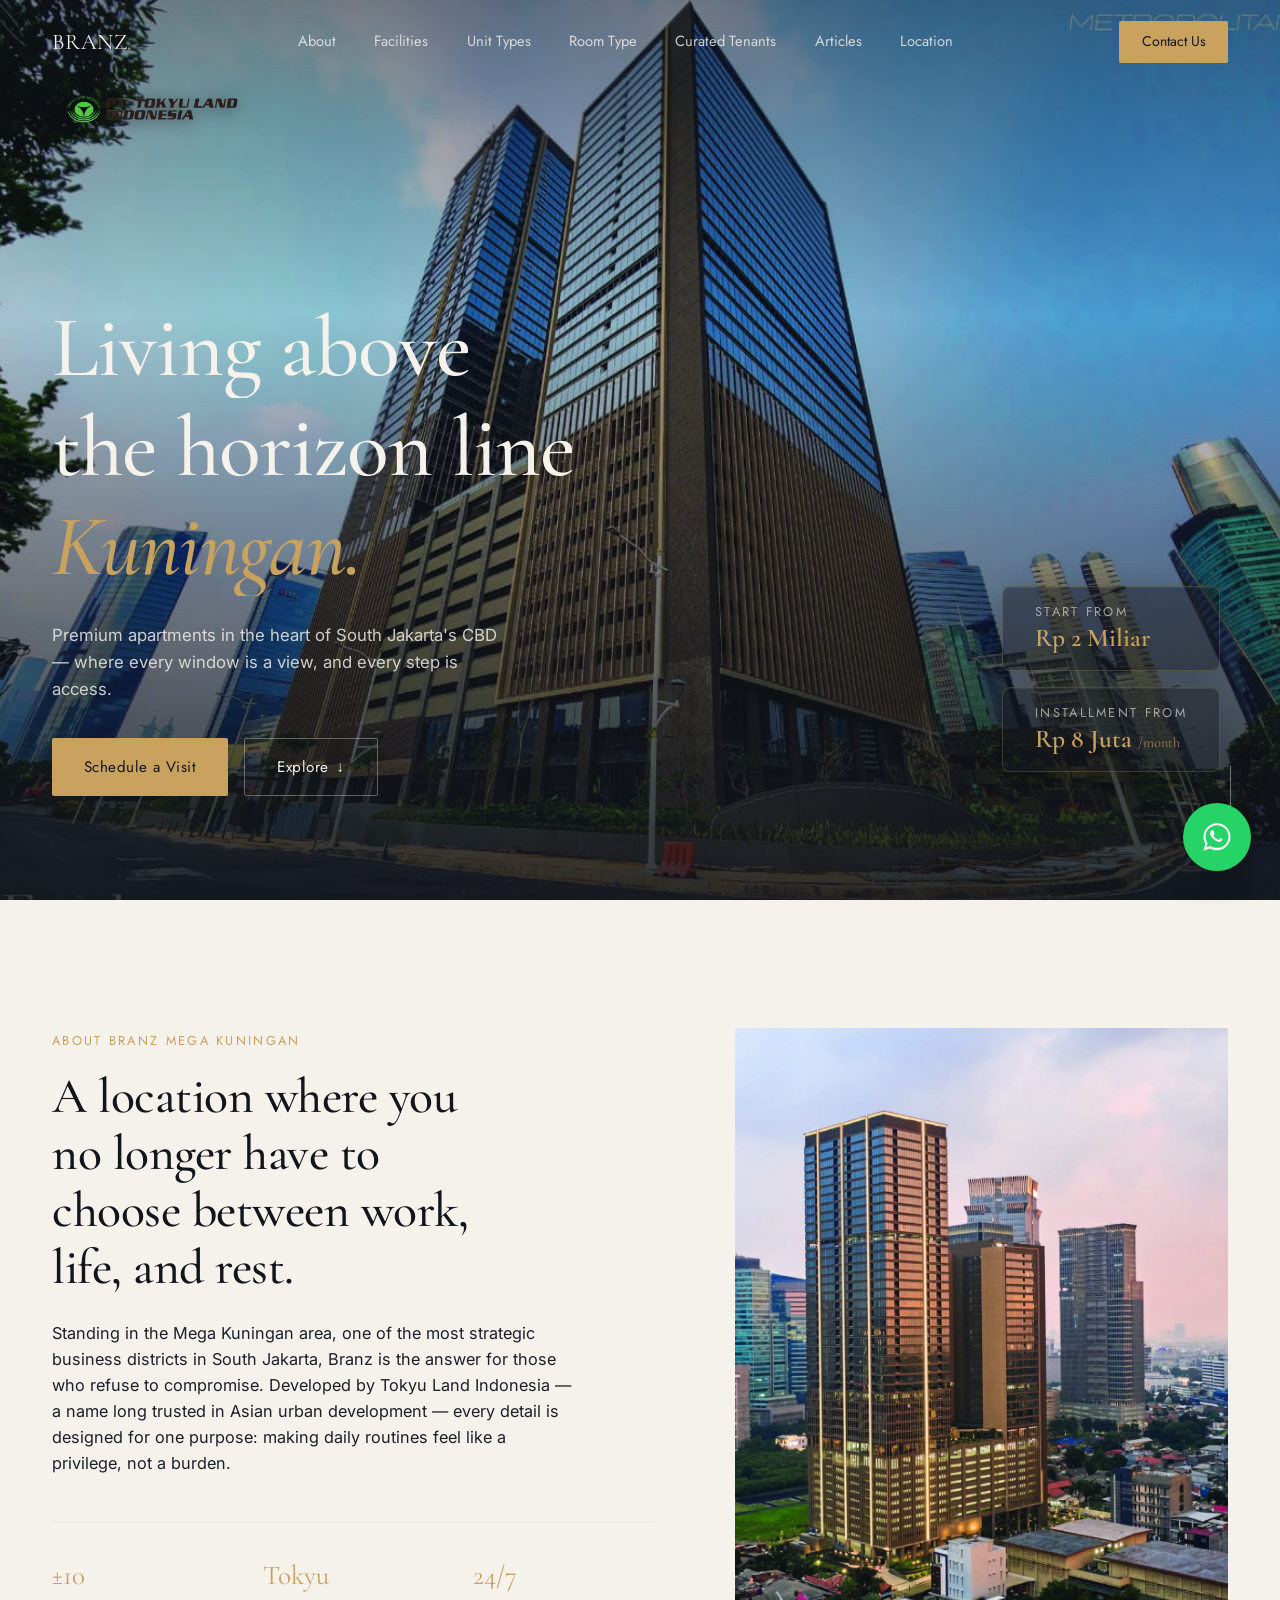
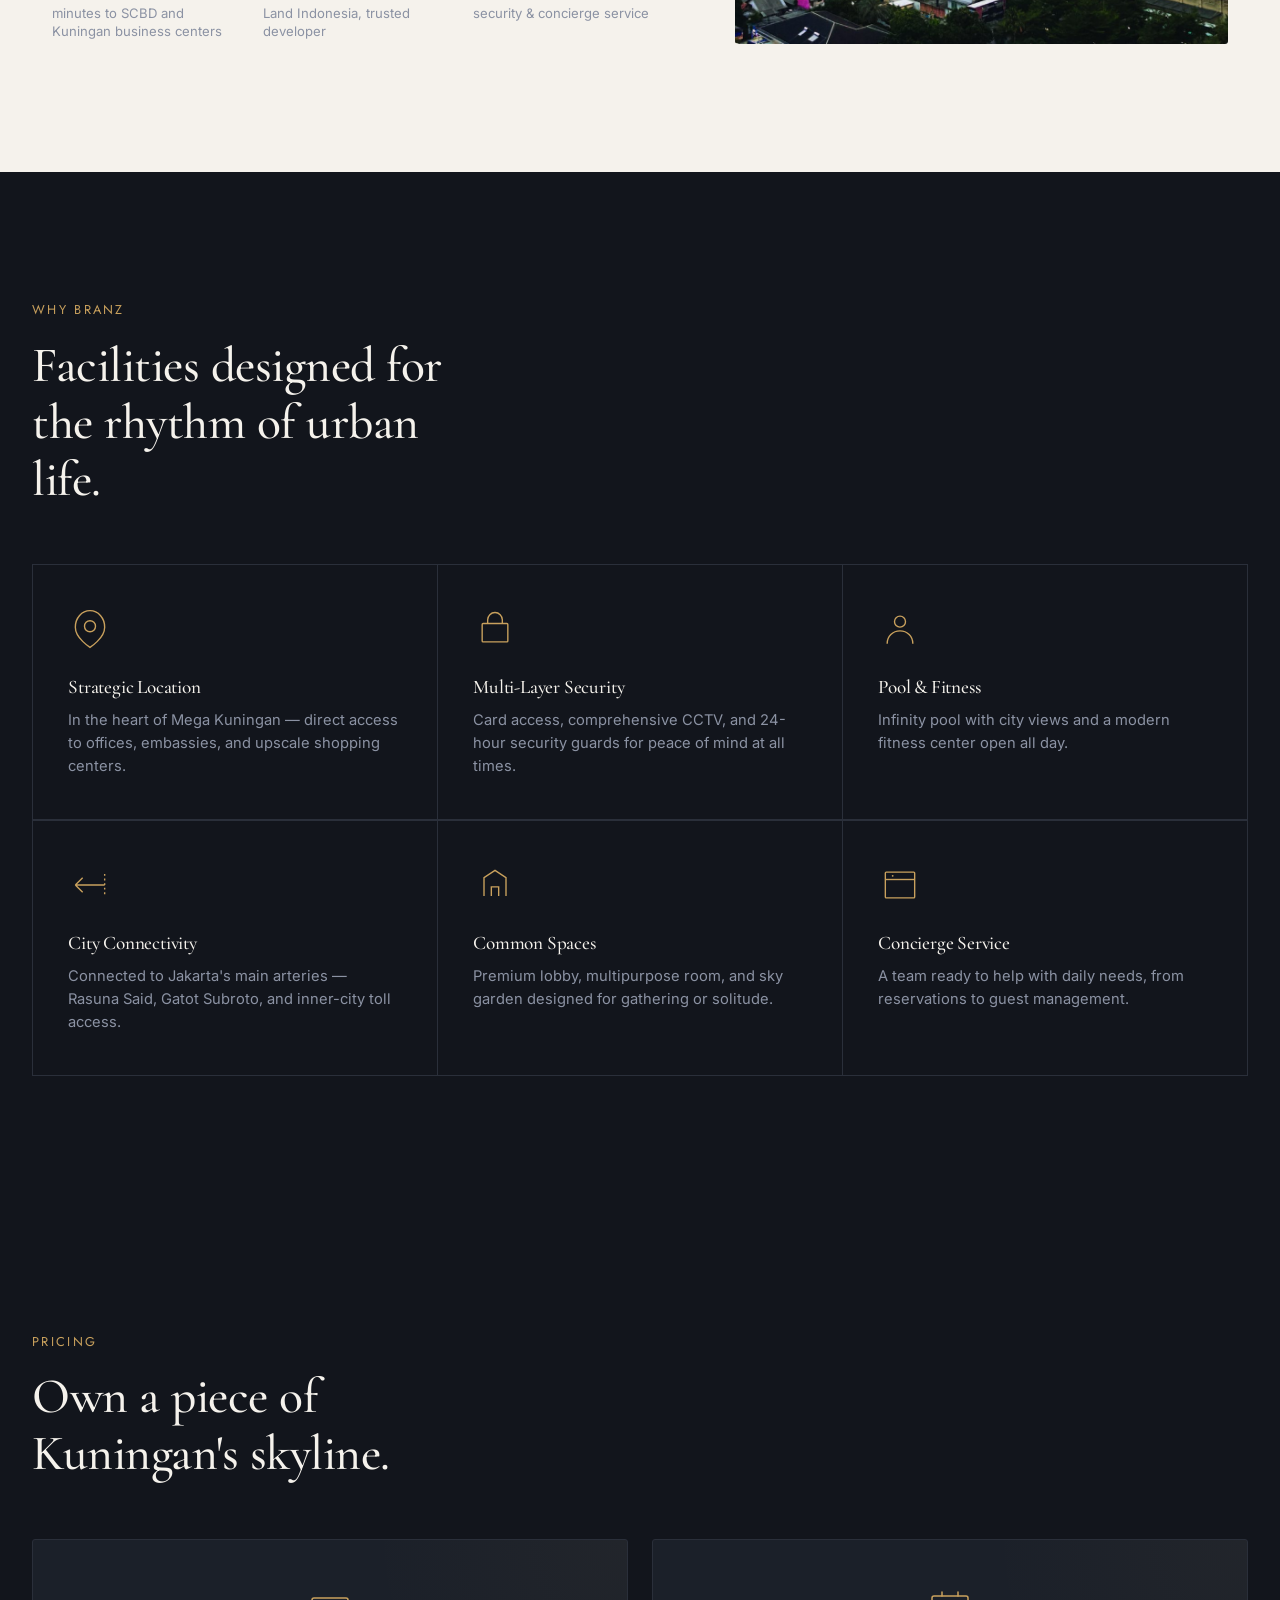
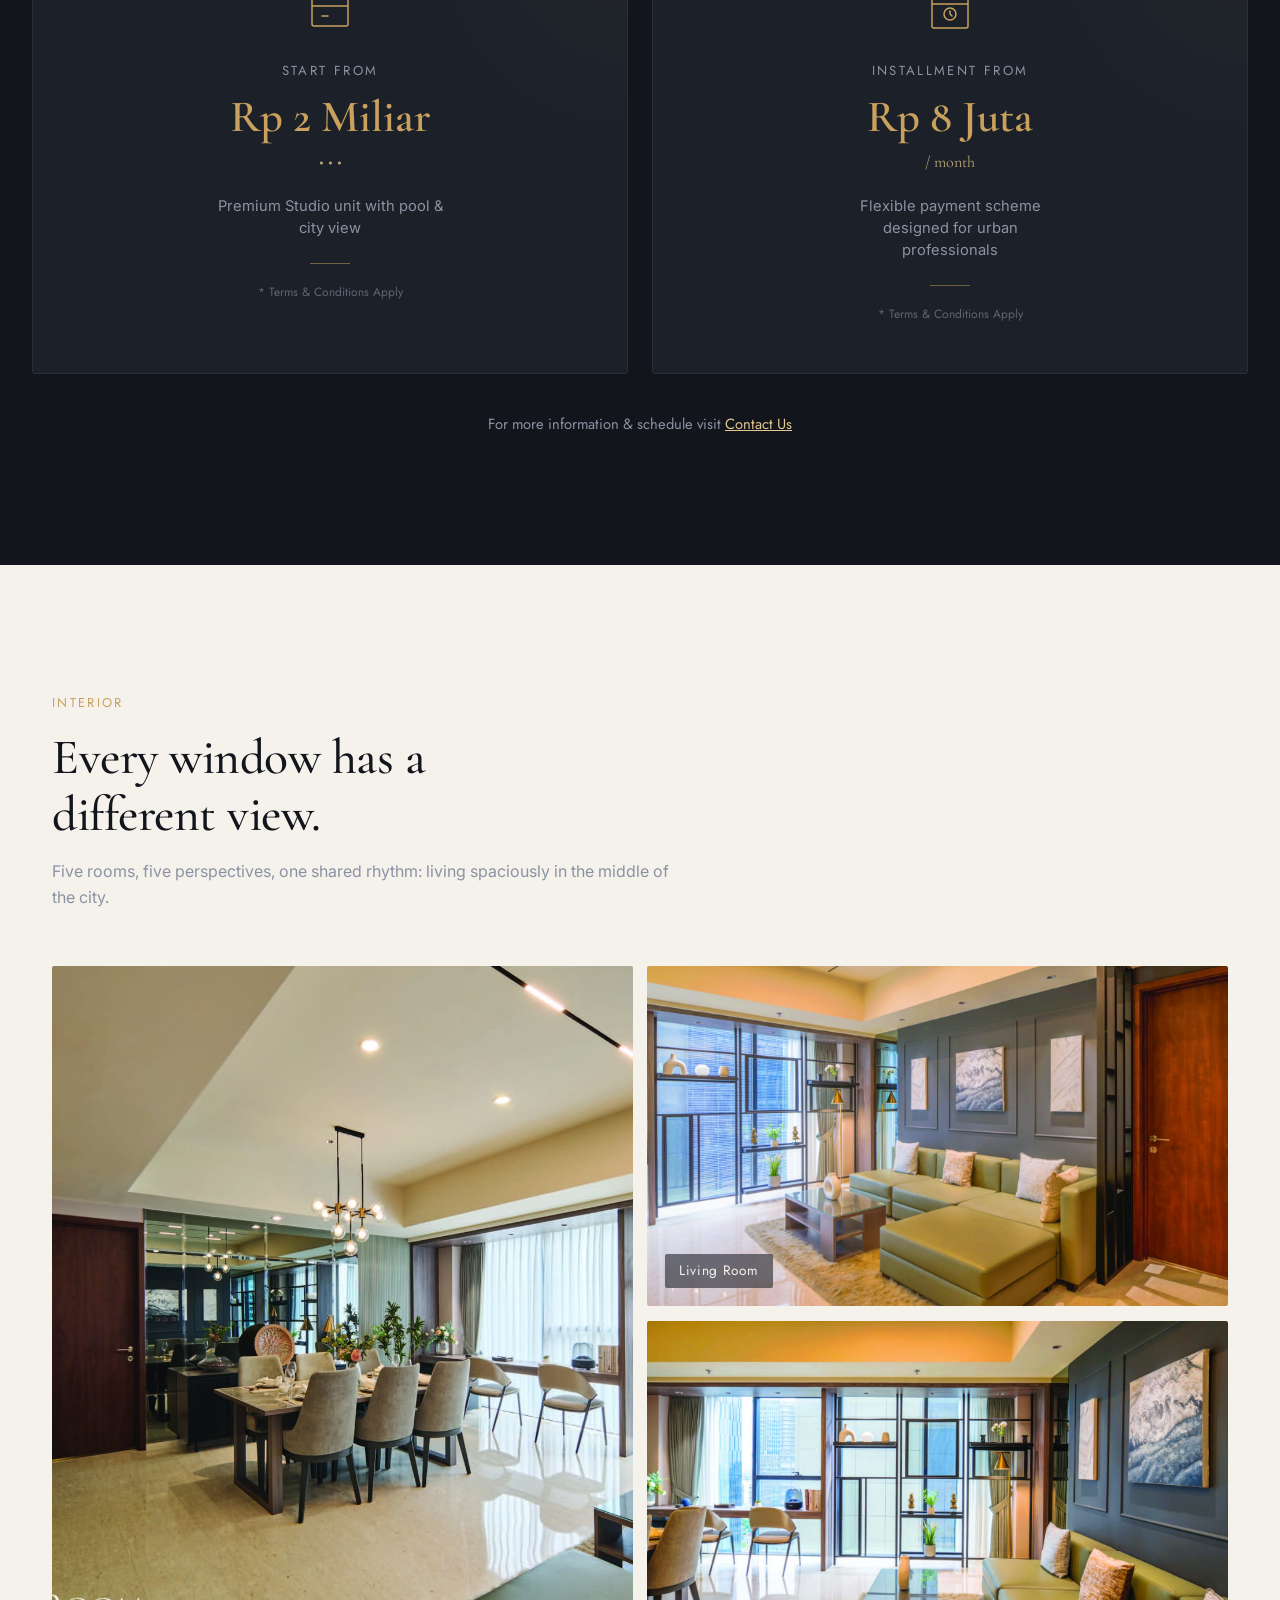
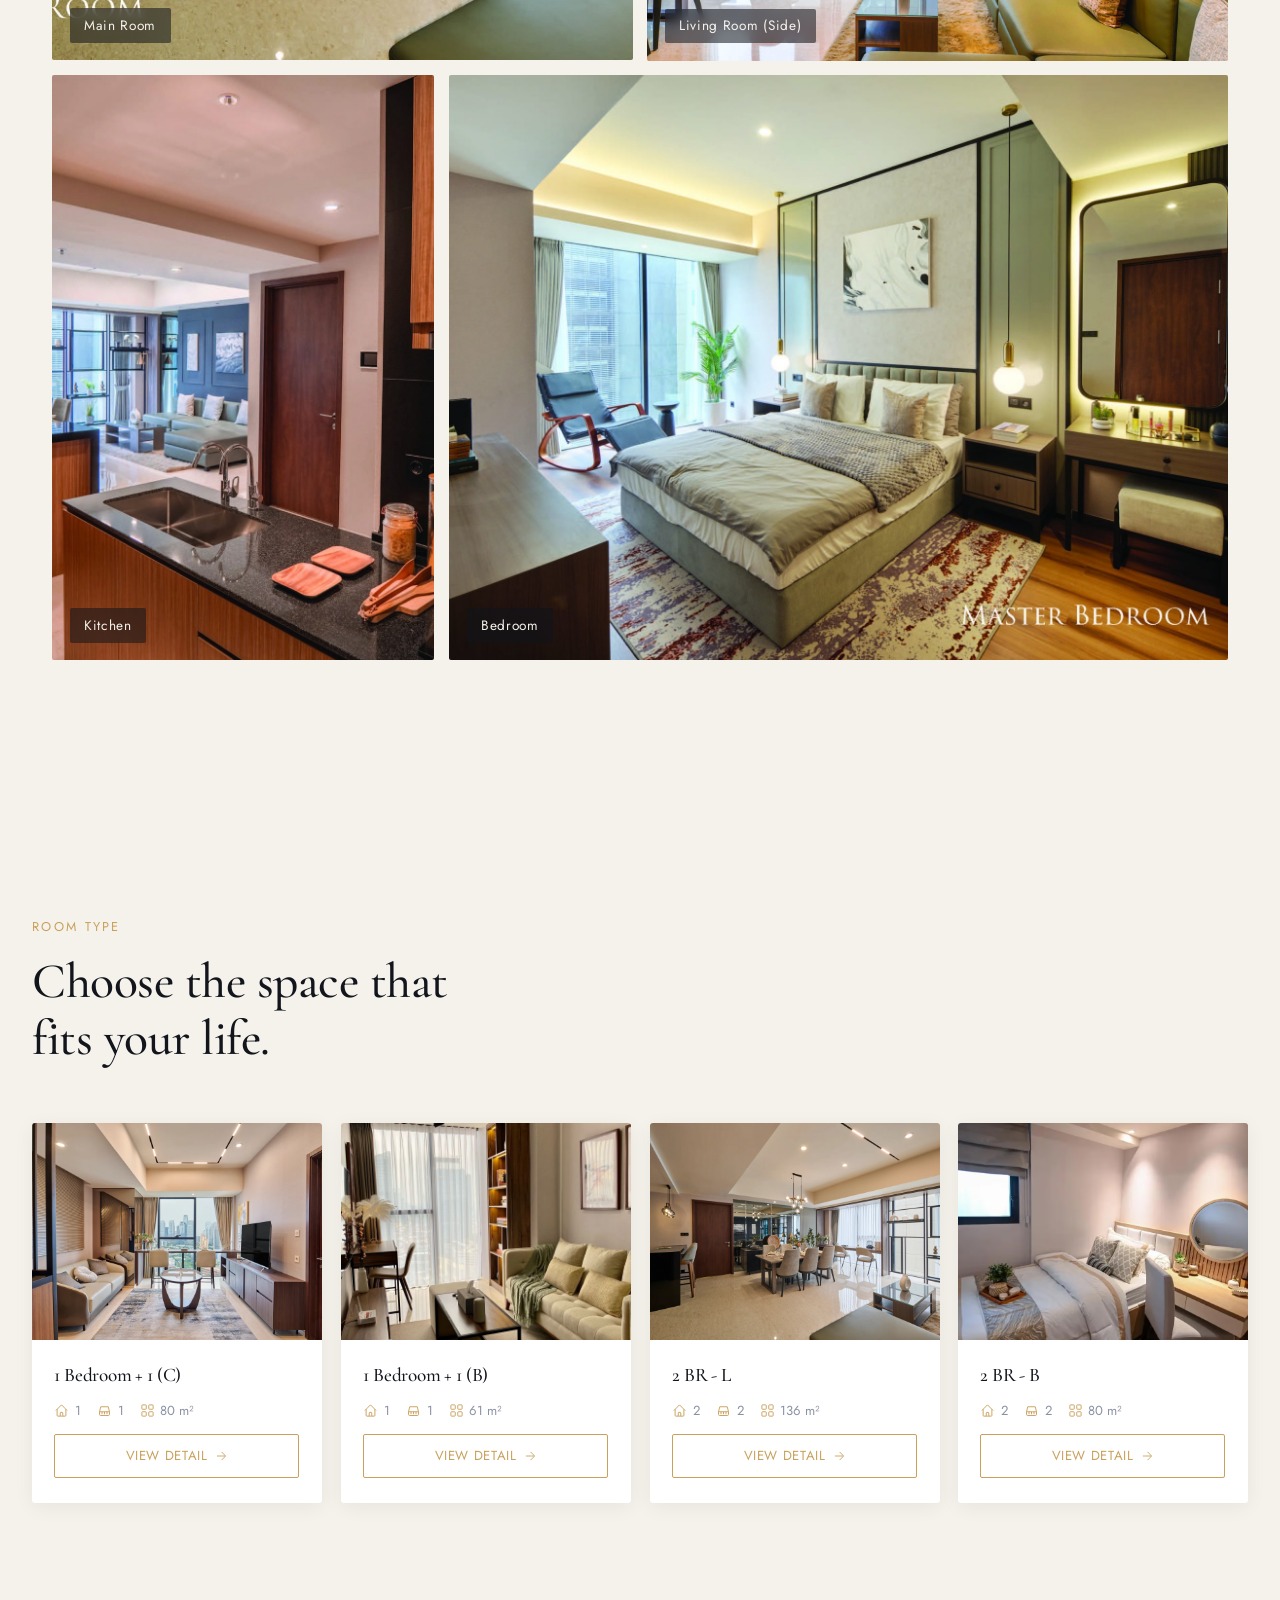
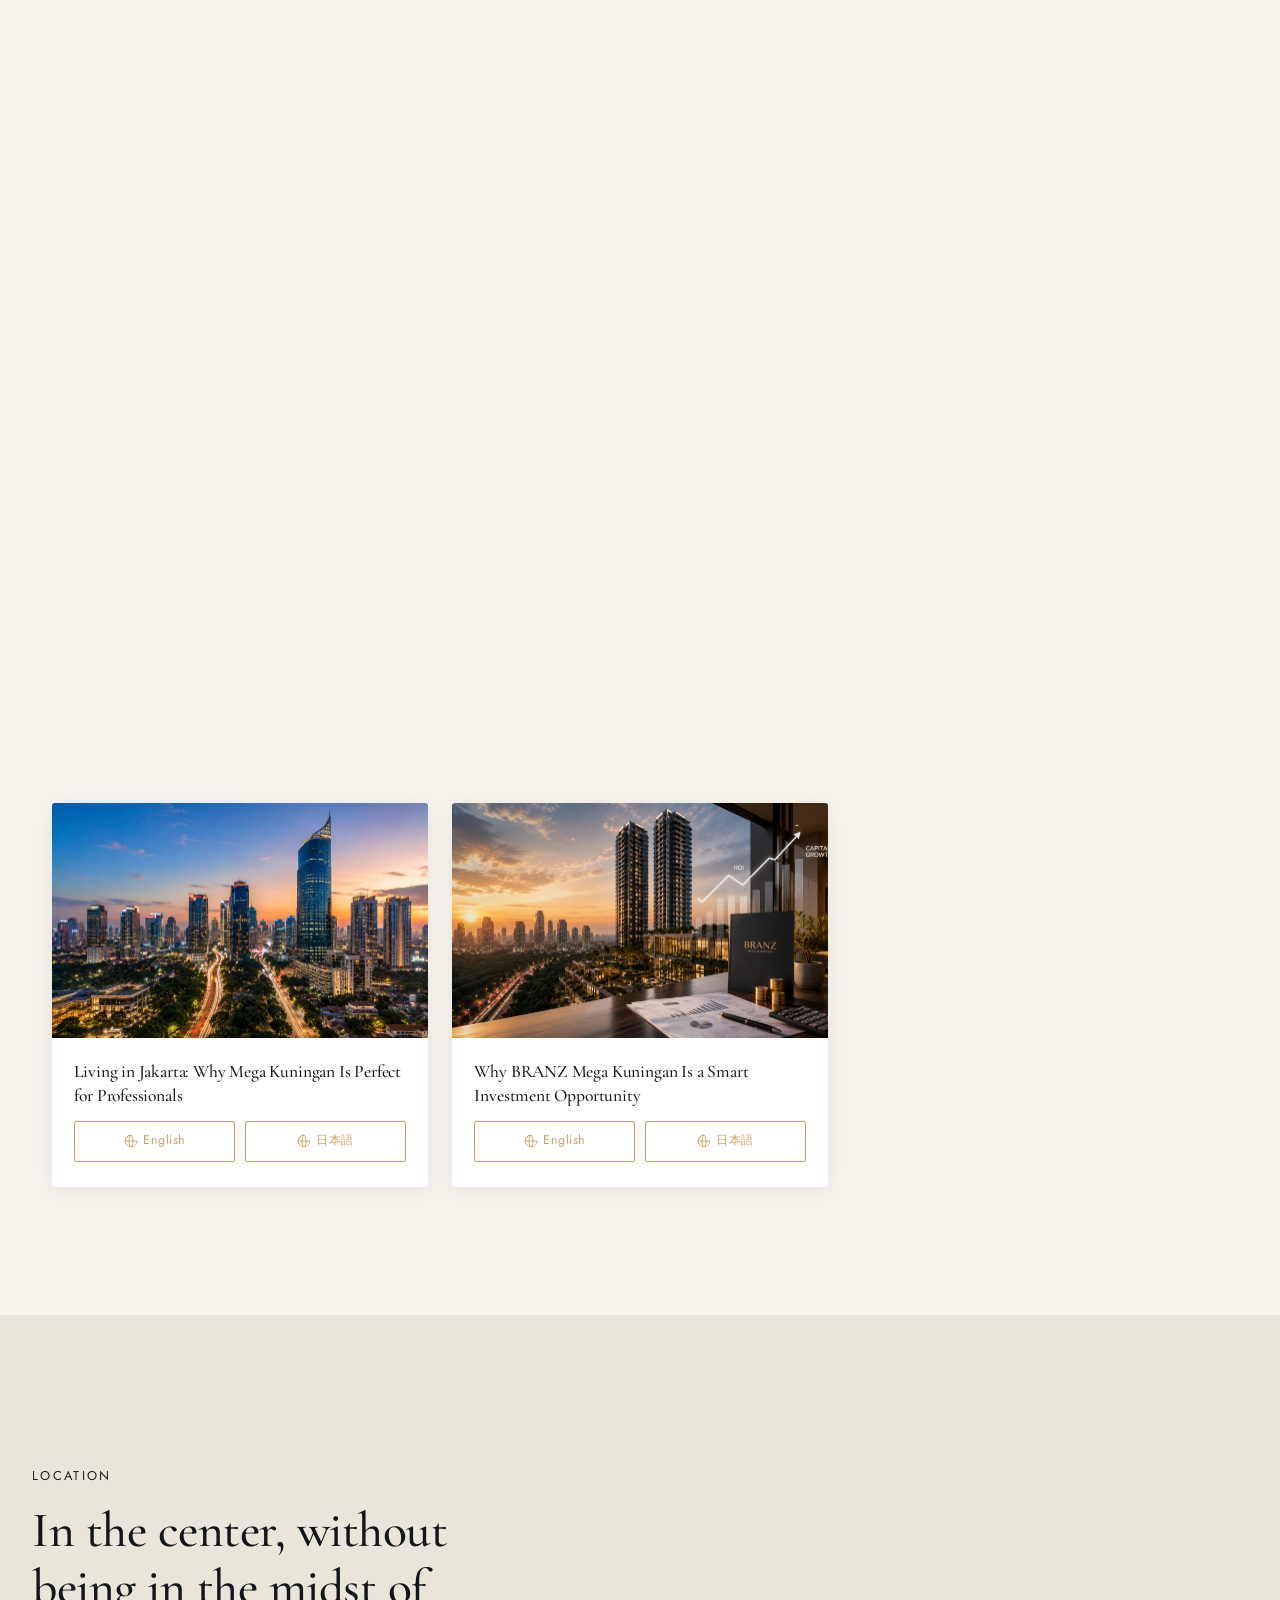
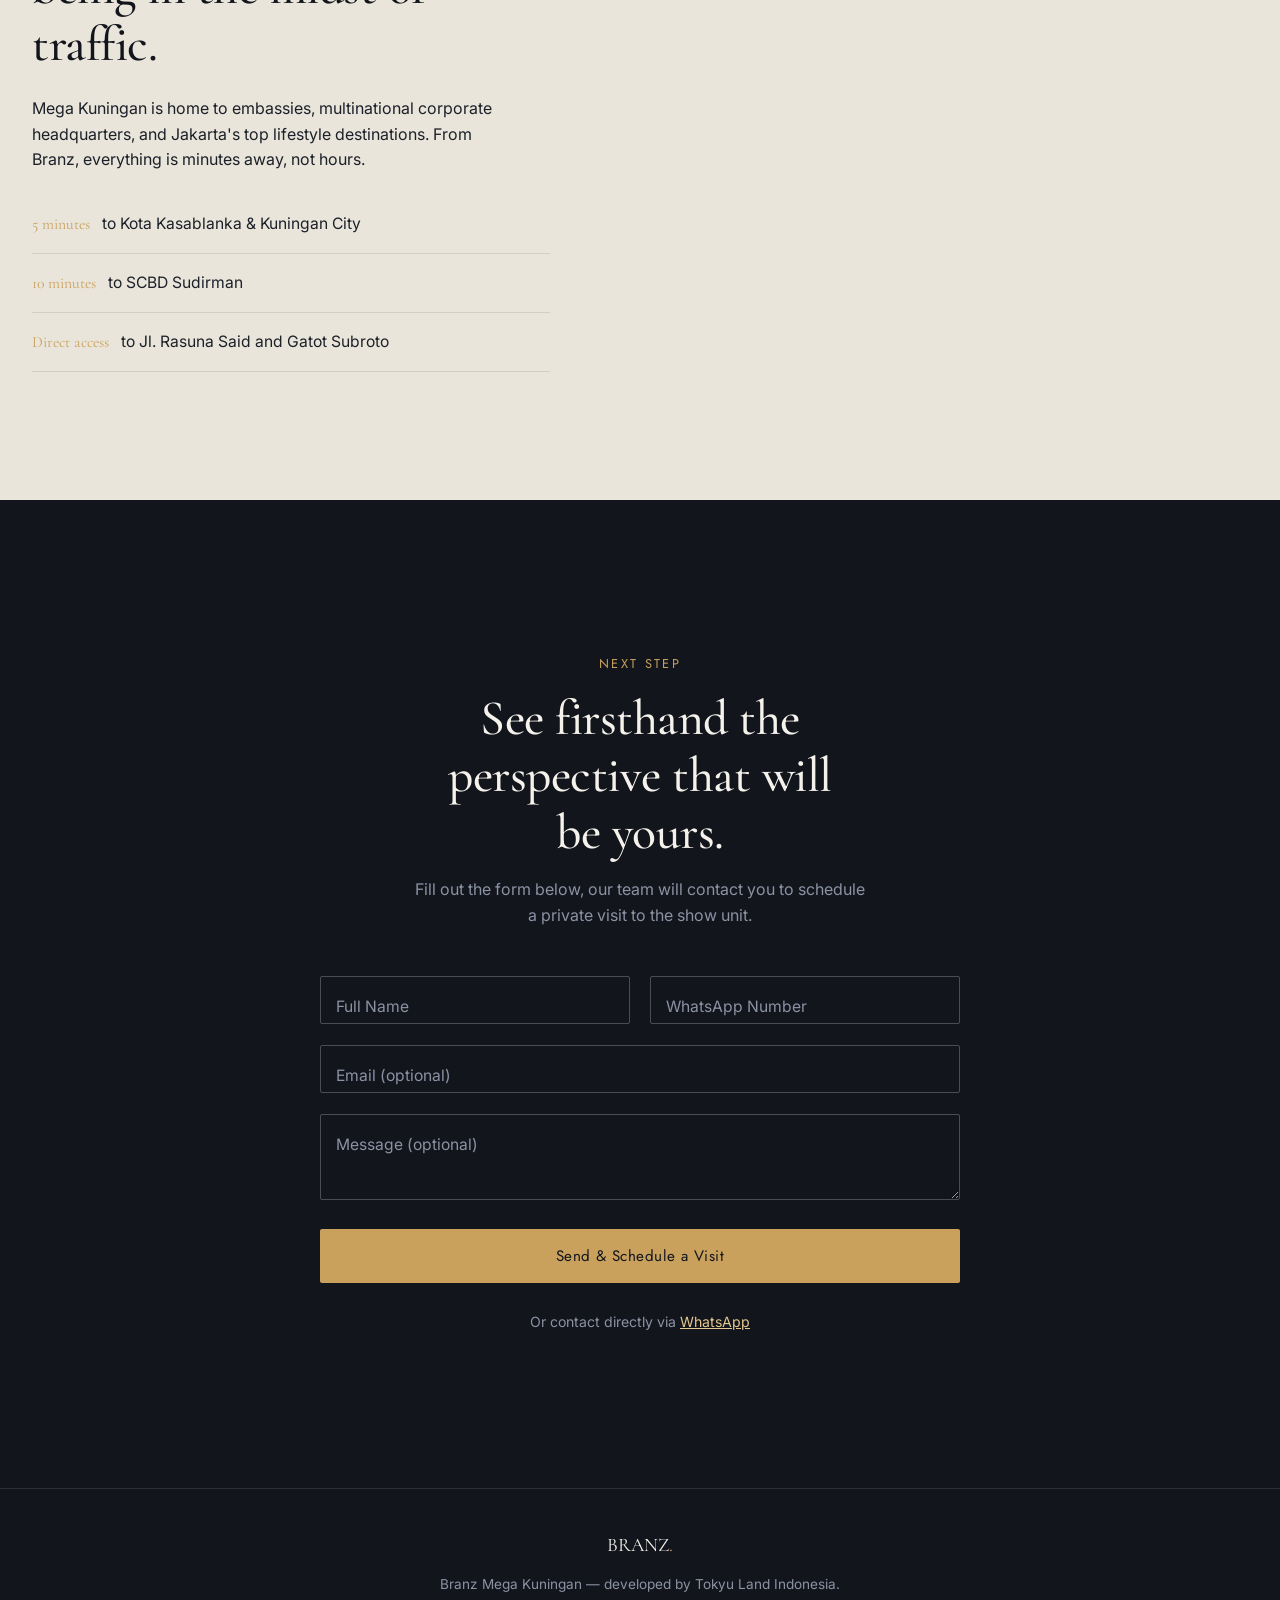
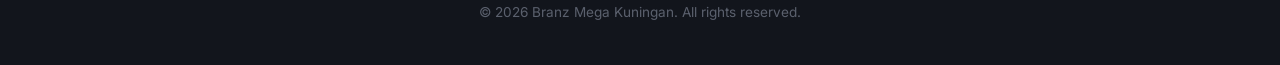
<file: index.html>
<!doctype html>
<html lang="en">
  <head>
    <meta charset="UTF-8" />
    <meta name="viewport" content="width=device-width, initial-scale=1.0" />
    <title>
      Branz Mega Kuningan — Premium Apartments in the Heart of South Jakarta CBD
    </title>
    <meta
      name="description"
      content="Branz Mega Kuningan by Tokyu Land Indonesia. Premium residences in Kuningan, South Jakarta — direct access to business centers, lifestyle destinations, and city connectivity."
    />
    <meta
      name="keywords"
      content="apartments kuningan, apartments south jakarta, branz mega kuningan, tokyu land indonesia, premium CBD apartments"
    />
    <meta name="author" content="Branz Mega Kuningan" />

    <!-- Open Graph -->
    <meta property="og:type" content="website" />
    <meta
      property="og:title"
      content="Branz Mega Kuningan — Premium Apartments in the Heart of South Jakarta CBD"
    />
    <meta
      property="og:description"
      content="Premium residences by Tokyu Land Indonesia in Kuningan, South Jakarta."
    />
    <meta property="og:image" content="assets/img/hero.jpg" />
    <meta property="og:locale" content="en_US" />

    <!-- Google Search Console -->
    <meta
      name="google-site-verification"
      content="VJ0jCJHH-o6xks5MzmxArYRC5shH92Q8BqTNIYYKMu8"
    />

    <link rel="preconnect" href="https://fonts.googleapis.com" />
    <link rel="preconnect" href="https://fonts.gstatic.com" crossorigin />
    <link
      href="https://fonts.googleapis.com/css2?family=Cormorant+Garamond:ital,wght@0,400;0,500;0,600;1,400&family=Inter:wght@300;400;500;600&family=Jost:wght@300;400;500&display=swap"
      rel="stylesheet"
    />

    <link rel="stylesheet" href="style.css" />

    <script type="application/ld+json">
      {
        "@context": "https://schema.org",
        "@type": "Apartment",
        "name": "Branz Mega Kuningan",
        "description": "Premium apartments in the Kuningan CBD area, South Jakarta, developed by Tokyu Land Indonesia.",
        "address": {
          "@type": "PostalAddress",
          "addressLocality": "Kuningan, Jakarta Selatan",
          "addressCountry": "ID"
        }
      }
    </script>
  </head>
  <body>
    <div class="grain-overlay"></div>

    <nav class="nav" id="nav">
      <div class="nav-inner">
        <a href="#" class="nav-logo">BRANZ<span>.</span></a>
        <div class="nav-links">
          <a href="#about">About</a>
          <a href="#facilities">Facilities</a>
          <a href="#units">Unit Types</a>
          <a href="#room-type">Room Type</a>
          <a href="#tenants">Curated Tenants</a>
          <a href="#articles">Articles</a>
          <a href="#location">Location</a>
        </div>
        <a href="#contact" class="nav-cta">Contact Us</a>
        <button
          type="button"
          class="nav-burger"
          id="navBurger"
          aria-label="Open menu"
        >
          <span></span><span></span><span></span>
        </button>
      </div>
      <div class="nav-mobile" id="navMobile">
        <a href="#about">About</a>
        <a href="#facilities">Facilities</a>
        <a href="#units">Unit Types</a>
        <a href="#room-type">Room Type</a>
        <a href="#tenants">Curated Tenants</a>
        <a href="#articles">Articles</a>
        <a href="#location">Location</a>
        <a href="#contact" class="nav-mobile-cta">Contact Us</a>
      </div>
    </nav>

    <!-- HERO -->
    <header class="hero" id="hero">
      <div class="hero-media">
        <img
          src="assets/img/hero.jpg"
          alt="Branz Mega Kuningan at night"
          id="heroImg"
        />
        <div class="hero-scrim"></div>
      </div>
      <div class="hero-content">
        <h1 class="hero-title">
          <span class="reveal-line"><span>Living above</span></span>
          <span class="reveal-line"><span>the horizon line</span></span>
          <span class="reveal-line"><span class="accent">Kuningan.</span></span>
        </h1>
        <p class="hero-sub reveal-up">
          Premium apartments in the heart of South Jakarta's CBD — where every
          window is a view, and every step is access.
        </p>
        <div class="hero-pricing reveal-up">
          <div class="hero-pricing-card">
            <span class="hero-pricing-label">Start From</span>
            <span class="hero-pricing-value">Rp 2 Miliar</span>
          </div>
          <div class="hero-pricing-card">
            <span class="hero-pricing-label">Installment From</span>
            <span class="hero-pricing-value"
              >Rp 8 Juta <span class="hero-pricing-unit">/month</span></span
            >
          </div>
        </div>
        <div class="hero-actions reveal-up">
          <a href="#contact" class="btn btn-primary">Schedule a Visit</a>
          <a href="#about" class="btn btn-ghost"
            >Explore <span class="btn-arrow">↓</span></a
          >
        </div>
      </div>
      <div class="hero-scrollcue">
        <span></span>
        <p>Scroll</p>
      </div>

      <div class="hero-brand">
        <img
          src="assets/img/tokyu-logo.png"
          alt="Tokyu Land Indonesia"
          class="hero-logo"
        />
      </div>
    </header>

    <main>
      <!-- ABOUT -->
      <section class="about" id="about">
        <div class="about-grid">
          <div class="about-text">
            <p class="section-eyebrow reveal-up">About Branz Mega Kuningan</p>
            <h2 class="reveal-up">
              A location where you no longer have to choose between work, life,
              and rest.
            </h2>
            <p class="about-body reveal-up">
              Standing in the Mega Kuningan area, one of the most strategic
              business districts in South Jakarta, Branz is the answer for those
              who refuse to compromise. Developed by Tokyu Land Indonesia — a
              name long trusted in Asian urban development — every detail is
              designed for one purpose: making daily routines feel like a
              privilege, not a burden.
            </p>
            <div class="about-stats reveal-up">
              <div class="stat">
                <span class="stat-num">±10</span>
                <span class="stat-label"
                  >minutes to SCBD and Kuningan business centers</span
                >
              </div>
              <div class="stat">
                <span class="stat-num">Tokyu</span>
                <span class="stat-label"
                  >Land Indonesia, trusted developer</span
                >
              </div>
              <div class="stat">
                <span class="stat-num">24/7</span>
                <span class="stat-label">security &amp; concierge service</span>
              </div>
            </div>
          </div>
          <div class="about-media reveal-scale">
            <img
              src="assets/img/exterior.jpg"
              alt="Exterior view of Branz Mega Kuningan building"
            />
          </div>
        </div>
      </section>

      <!-- FACILITIES -->
      <section class="facilities" id="facilities">
        <div class="facilities-head">
          <p class="section-eyebrow reveal-up">Why Branz</p>
          <h2 class="reveal-up">
            Facilities designed for the rhythm of urban life.
          </h2>
        </div>
        <div class="facilities-grid">
          <div class="fac-card reveal-up">
            <div class="fac-icon">
              <svg viewBox="0 0 48 48" fill="none">
                <path
                  d="M24 4C15 4 8 12 8 22c0 12 16 22 16 22s16-10 16-22c0-10-7-18-16-18Z"
                  stroke="currentColor"
                  stroke-width="1.5"
                />
                <circle
                  cx="24"
                  cy="21"
                  r="6"
                  stroke="currentColor"
                  stroke-width="1.5"
                />
              </svg>
            </div>
            <h3>Strategic Location</h3>
            <p>
              In the heart of Mega Kuningan — direct access to offices,
              embassies, and upscale shopping centers.
            </p>
          </div>
          <div class="fac-card reveal-up">
            <div class="fac-icon">
              <svg viewBox="0 0 48 48" fill="none">
                <rect
                  x="10"
                  y="18"
                  width="28"
                  height="20"
                  rx="1"
                  stroke="currentColor"
                  stroke-width="1.5"
                />
                <path
                  d="M16 18v-4a8 8 0 0 1 16 0v4"
                  stroke="currentColor"
                  stroke-width="1.5"
                />
              </svg>
            </div>
            <h3>Multi-Layer Security</h3>
            <p>
              Card access, comprehensive CCTV, and 24-hour security guards for
              peace of mind at all times.
            </p>
          </div>
          <div class="fac-card reveal-up">
            <div class="fac-icon">
              <svg viewBox="0 0 48 48" fill="none">
                <circle
                  cx="24"
                  cy="16"
                  r="6"
                  stroke="currentColor"
                  stroke-width="1.5"
                />
                <path
                  d="M10 40c0-8 6-14 14-14s14 6 14 14"
                  stroke="currentColor"
                  stroke-width="1.5"
                />
              </svg>
            </div>
            <h3>Pool &amp; Fitness</h3>
            <p>
              Infinity pool with city views and a modern fitness center open all
              day.
            </p>
          </div>
          <div class="fac-card reveal-up">
            <div class="fac-icon">
              <svg viewBox="0 0 48 48" fill="none">
                <path
                  d="M8 24h32M8 24l8-8M8 24l8 8"
                  stroke="currentColor"
                  stroke-width="1.5"
                />
                <path
                  d="M40 12v24"
                  stroke="currentColor"
                  stroke-width="1.5"
                  stroke-dasharray="2 3"
                />
              </svg>
            </div>
            <h3>City Connectivity</h3>
            <p>
              Connected to Jakarta's main arteries — Rasuna Said, Gatot Subroto,
              and inner-city toll access.
            </p>
          </div>
          <div class="fac-card reveal-up">
            <div class="fac-icon">
              <svg viewBox="0 0 48 48" fill="none">
                <path
                  d="M12 36V16l12-8 12 8v20"
                  stroke="currentColor"
                  stroke-width="1.5"
                />
                <path
                  d="M20 36V26h8v10"
                  stroke="currentColor"
                  stroke-width="1.5"
                />
              </svg>
            </div>
            <h3>Common Spaces</h3>
            <p>
              Premium lobby, multipurpose room, and sky garden designed for
              gathering or solitude.
            </p>
          </div>
          <div class="fac-card reveal-up">
            <div class="fac-icon">
              <svg viewBox="0 0 48 48" fill="none">
                <rect
                  x="8"
                  y="10"
                  width="32"
                  height="28"
                  rx="1"
                  stroke="currentColor"
                  stroke-width="1.5"
                />
                <path d="M8 18h32" stroke="currentColor" stroke-width="1.5" />
                <circle cx="16" cy="14" r="1" fill="currentColor" />
              </svg>
            </div>
            <h3>Concierge Service</h3>
            <p>
              A team ready to help with daily needs, from reservations to guest
              management.
            </p>
          </div>
        </div>
      </section>

      <!-- PRICING -->
      <section class="pricing" id="pricing">
        <div class="pricing-head">
          <p class="section-eyebrow reveal-up">Pricing</p>
          <h2 class="reveal-up">Own a piece of Kuningan's skyline.</h2>
        </div>
        <div class="pricing-grid">
          <div class="pricing-card reveal-up">
            <div class="pricing-icon">
              <svg viewBox="0 0 48 48" fill="none">
                <rect
                  x="6"
                  y="10"
                  width="36"
                  height="28"
                  rx="2"
                  stroke="currentColor"
                  stroke-width="1.5"
                />
                <path d="M6 18h36" stroke="currentColor" stroke-width="1.5" />
                <path
                  d="M16 28h6"
                  stroke="currentColor"
                  stroke-width="1.5"
                  stroke-linecap="round"
                />
              </svg>
            </div>
            <p class="pricing-label">Start From</p>
            <p class="pricing-value">Rp 2 Miliar</p>
            <p class="pricing-value-sub">&bull; &bull; &bull;</p>
            <p class="pricing-desc">
              Premium Studio unit with pool & city view
            </p>
            <div class="pricing-divider"></div>
            <p class="pricing-cta">* Terms &amp; Conditions Apply</p>
          </div>
          <div class="pricing-card reveal-up">
            <div class="pricing-icon">
              <svg viewBox="0 0 48 48" fill="none">
                <rect
                  x="6"
                  y="8"
                  width="36"
                  height="32"
                  rx="2"
                  stroke="currentColor"
                  stroke-width="1.5"
                />
                <path d="M6 16h36" stroke="currentColor" stroke-width="1.5" />
                <path
                  d="M16 8V4M32 8V4"
                  stroke="currentColor"
                  stroke-width="1.5"
                  stroke-linecap="round"
                />
                <circle
                  cx="24"
                  cy="26"
                  r="6"
                  stroke="currentColor"
                  stroke-width="1.5"
                />
                <path
                  d="M24 23v3l2 2"
                  stroke="currentColor"
                  stroke-width="1.5"
                  stroke-linecap="round"
                />
              </svg>
            </div>
            <p class="pricing-label">Installment From</p>
            <p class="pricing-value">Rp 8 Juta</p>
            <p class="pricing-value-sub">/ month</p>
            <p class="pricing-desc">
              Flexible payment scheme designed for urban professionals
            </p>
            <div class="pricing-divider"></div>
            <p class="pricing-cta">* Terms &amp; Conditions Apply</p>
          </div>
        </div>
        <p class="pricing-footnote">
          For more information &amp; schedule visit
          <a href="https://wa.me/6281290246038" target="_blank" rel="noopener"
            >Contact Us</a
          >
        </p>
      </section>

      <!-- GALLERY / UNIT TYPES — signature "window" -->
      <section class="units" id="units">
        <div class="units-head">
          <p class="section-eyebrow reveal-up">Interior</p>
          <h2 class="reveal-up">Every window has a different view.</h2>
          <p class="units-sub reveal-up">
            Five rooms, five perspectives, one shared rhythm: living spaciously
            in the middle of the city.
          </p>
        </div>
        <div class="window-gallery">
          <div class="window-frame reveal-window">
            <div class="window-shutter"></div>
            <img
              src="assets/img/interior-1.jpg"
              alt="Interior of Branz Mega Kuningan unit — living room"
            />
            <span class="window-label">Main Room</span>
          </div>
          <div class="window-frame reveal-window">
            <div class="window-shutter"></div>
            <img
              src="assets/img/interior-2.jpg"
              alt="Interior of Branz Mega Kuningan unit — bedroom"
            />
            <span class="window-label">Living Room</span>
          </div>
          <div class="window-frame reveal-window">
            <div class="window-shutter"></div>
            <img
              src="assets/img/interior-3.jpg"
              alt="Interior of Branz Mega Kuningan unit — kitchen"
            />
            <span class="window-label">Living Room (Side)</span>
          </div>
          <div class="window-frame reveal-window">
            <div class="window-shutter"></div>
            <img
              src="assets/img/interior-4.jpg"
              alt="Interior of Branz Mega Kuningan unit — bathroom"
            />
            <span class="window-label">Kitchen</span>
          </div>
          <div class="window-frame reveal-window">
            <div class="window-shutter"></div>
            <img
              src="assets/img/interior-5.jpg"
              alt="Interior of Branz Mega Kuningan unit — balcony area"
            />
            <span class="window-label">Bedroom</span>
          </div>
        </div>
      </section>

      <!-- ROOM TYPE -->
      <section class="room-type" id="room-type">
        <div class="room-type-head">
          <p class="section-eyebrow reveal-up">Room Type</p>
          <h2 class="reveal-up">Choose the space that fits your life.</h2>
        </div>
        <div class="room-type-grid" id="roomTypeGrid"></div>
      </section>

      <!-- CURATED TENANTS -->
      <section class="tenants" id="tenants">
        <div class="tenants-head">
          <p class="section-eyebrow reveal-up">Curated Tenants</p>
          <h2 class="reveal-up">
            World-class tenants, right at your doorstep.
          </h2>
        </div>
        <div class="tenants-badges" id="tenantBadges"></div>
        <div class="tenants-grid" id="tenantGrid"></div>
      </section>

      <!-- ARTICLES -->
      <section class="articles" id="articles">
        <div class="articles-head">
          <p class="section-eyebrow reveal-up">Articles</p>
          <h2 class="reveal-up">Insights and stories from Branz.</h2>
          <p class="articles-sub reveal-up">Explore articles about Branz Mega Kuningan, the Kuningan neighborhood, and urban living in Jakarta.</p>
        </div>
        <div class="articles-grid" id="articlesGrid"></div>
      </section>

      <!-- LOCATION -->
      <section class="location" id="location">
        <div class="location-grid">
          <div class="location-text">
            <p class="section-eyebrow reveal-up">Location</p>
            <h2 class="reveal-up">
              In the center, without being in the midst of traffic.
            </h2>
            <p class="reveal-up">
              Mega Kuningan is home to embassies, multinational corporate
              headquarters, and Jakarta's top lifestyle destinations. From
              Branz, everything is minutes away, not hours.
            </p>
            <ul class="location-list reveal-up">
              <li>
                <span>5 minutes</span> to Kota Kasablanka &amp; Kuningan City
              </li>
              <li><span>10 minutes</span> to SCBD Sudirman</li>
              <li>
                <span>Direct access</span> to Jl. Rasuna Said and Gatot Subroto
              </li>
            </ul>
          </div>
          <div class="location-map reveal-scale">
            <iframe
              class="map-iframe"
              src="https://www.google.com/maps/embed?pb=!1m18!1m12!1m3!1d14397.808875826022!2d106.82093495613333!3d-6.2309505387763675!2m3!1f0!2f0!3f0!3m2!1i1024!2i768!4f13.1!3m3!1m2!1s0x2e69f3c0dc66c2ab%3A0x13da7f76836c29c7!2sBranz%20Mega%20Kuningan!5e0!3m2!1sid!2sid!4v1783411484855!5m2!1sid!2sid"
              loading="lazy"
              referrerpolicy="no-referrer-when-downgrade"
              title="Location Map of Branz Mega Kuningan"
            ></iframe>
          </div>
        </div>
      </section>

      <!-- CTA / CONTACT -->
      <section class="cta" id="contact">
        <div class="cta-inner">
          <p class="section-eyebrow reveal-up">Next Step</p>
          <h2 class="reveal-up">
            See firsthand the perspective that will be yours.
          </h2>
          <p class="cta-sub reveal-up">
            Fill out the form below, our team will contact you to schedule a
            private visit to the show unit.
          </p>

          <form class="lead-form reveal-up" id="leadForm">
            <div class="form-row">
              <div class="form-group">
                <input
                  type="text"
                  id="fname"
                  name="name"
                  required
                  placeholder=" "
                />
                <label for="fname">Full Name</label>
              </div>
              <div class="form-group">
                <input
                  type="tel"
                  id="fphone"
                  name="phone"
                  required
                  placeholder=" "
                />
                <label for="fphone">WhatsApp Number</label>
              </div>
            </div>
            <div class="form-group">
              <input type="email" id="femail" name="email" placeholder=" " />
              <label for="femail">Email (optional)</label>
            </div>
            <div class="form-group">
              <textarea
                id="fmsg"
                name="message"
                rows="3"
                placeholder=" "
              ></textarea>
              <label for="fmsg">Message (optional)</label>
            </div>
            <button type="submit" class="btn btn-primary btn-block">
              Send &amp; Schedule a Visit
            </button>
            <p class="form-note">
              Or contact directly via
              <a
                href="https://wa.me/6281290246038"
                target="_blank"
                rel="noopener"
                >WhatsApp</a
              >
            </p>
          </form>

          <div class="lead-success" id="leadSuccess">
            <div class="success-icon">✓</div>
            <h3>Thank you!</h3>
            <p>Our team will contact you shortly via WhatsApp.</p>
          </div>
        </div>
      </section>
    </main>

    <footer class="footer">
      <div class="footer-inner">
        <div class="footer-brand">BRANZ<span>.</span></div>
        <p>Branz Mega Kuningan — developed by Tokyu Land Indonesia.</p>
        <p class="footer-copy">
          © 2026 Branz Mega Kuningan. All rights reserved.
        </p>
      </div>
    </footer>

    <!-- ROOM TYPE MODAL -->
    <div class="modal-overlay" id="roomModal">
      <div class="modal">
        <button class="modal-close" id="modalClose" aria-label="Close modal">
          <svg
            viewBox="0 0 24 24"
            fill="none"
            stroke="currentColor"
            stroke-width="1.5"
          >
            <path d="M18 6 6 18M6 6l12 12" />
          </svg>
        </button>
        <div class="modal-carousel" id="modalCarousel">
          <div class="modal-carousel-track" id="modalTrack"></div>
          <button
            class="modal-arrow modal-arrow--prev"
            id="modalPrev"
            aria-label="Previous image"
          >
            <svg
              viewBox="0 0 24 24"
              fill="none"
              stroke="currentColor"
              stroke-width="1.5"
            >
              <path d="m15 18-6-6 6-6" />
            </svg>
          </button>
          <button
            class="modal-arrow modal-arrow--next"
            id="modalNext"
            aria-label="Next image"
          >
            <svg
              viewBox="0 0 24 24"
              fill="none"
              stroke="currentColor"
              stroke-width="1.5"
            >
              <path d="m9 18 6-6-6-6" />
            </svg>
          </button>
          <div class="modal-counter" id="modalCounter"></div>
          <div class="modal-dots" id="modalDots"></div>
        </div>
        <div class="modal-info" id="modalInfo"></div>
      </div>
    </div>

    <a
      href="https://wa.me/6281290246038"
      class="fab-wa"
      target="_blank"
      rel="noopener"
      aria-label="Chat via WhatsApp"
    >
      <svg viewBox="0 0 32 32" fill="currentColor">
        <path
          d="M16 3C9 3 3.3 8.7 3.3 15.7c0 2.5.7 4.9 2 7L3 29l6.5-2.2c2 1.1 4.2 1.7 6.5 1.7 7 0 12.7-5.7 12.7-12.7C28.7 8.7 23 3 16 3Zm0 23.2c-2.1 0-4.1-.6-5.8-1.6l-.4-.2-3.9 1.3 1.3-3.8-.3-.4a10.4 10.4 0 0 1-1.7-5.7C5.2 9.8 10 5 16 5s10.8 4.8 10.8 10.7S22 26.2 16 26.2Zm5.9-8c-.3-.2-1.9-1-2.2-1.1-.3-.1-.5-.2-.7.1-.2.3-.8 1.1-1 1.3-.2.2-.4.3-.7.1-.3-.2-1.4-.5-2.7-1.7-1-.9-1.7-2-1.9-2.3-.2-.3 0-.5.1-.6.1-.1.3-.4.5-.5.1-.2.2-.3.3-.5.1-.2 0-.4 0-.5 0-.2-.7-1.7-1-2.3-.2-.6-.5-.5-.7-.5h-.6c-.2 0-.5.1-.8.4-.3.3-1 1-1 2.4s1 2.8 1.2 3c.1.2 2 3 4.8 4.3.7.3 1.2.5 1.6.6.7.2 1.3.2 1.8.1.5-.1 1.7-.7 1.9-1.4.2-.7.2-1.2.2-1.4-.1-.1-.3-.2-.6-.3Z"
        />
      </svg>
    </a>

    <script src="script.js"></script>
  </body>
</html>
</file>
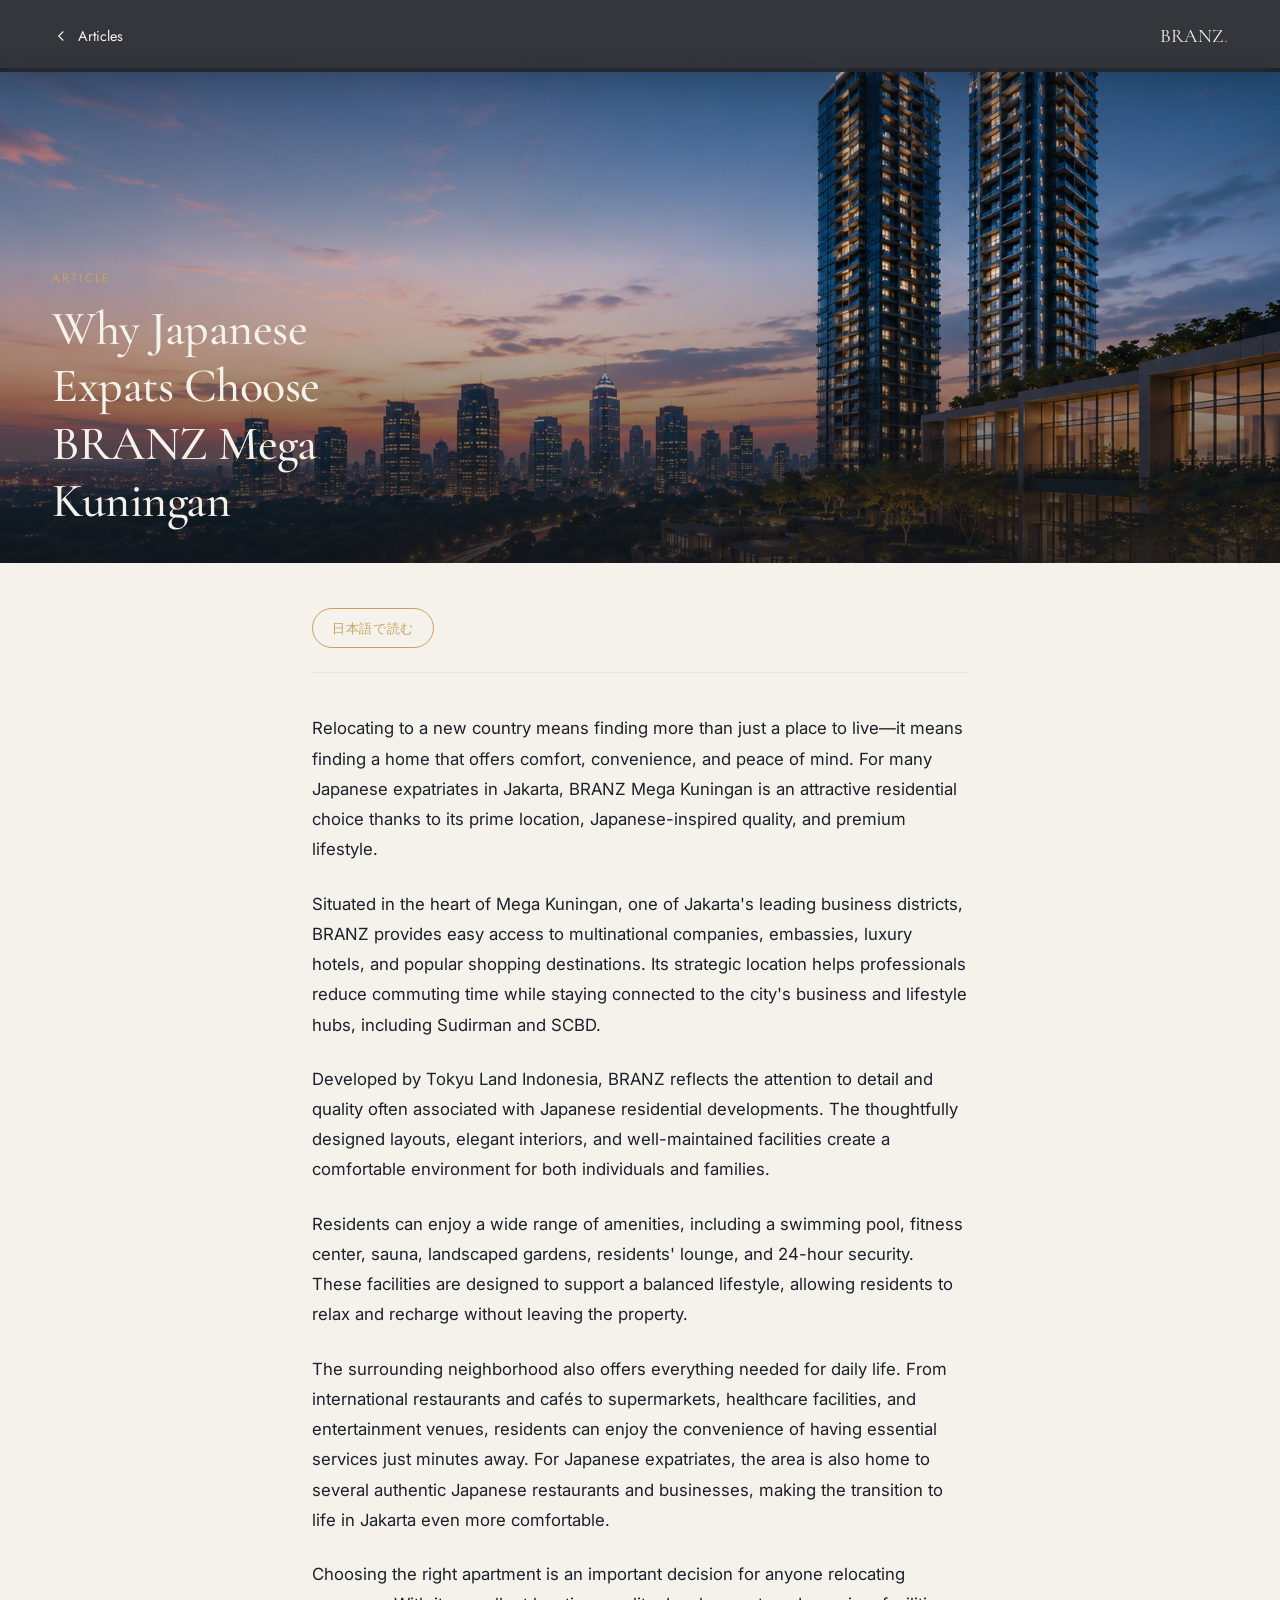
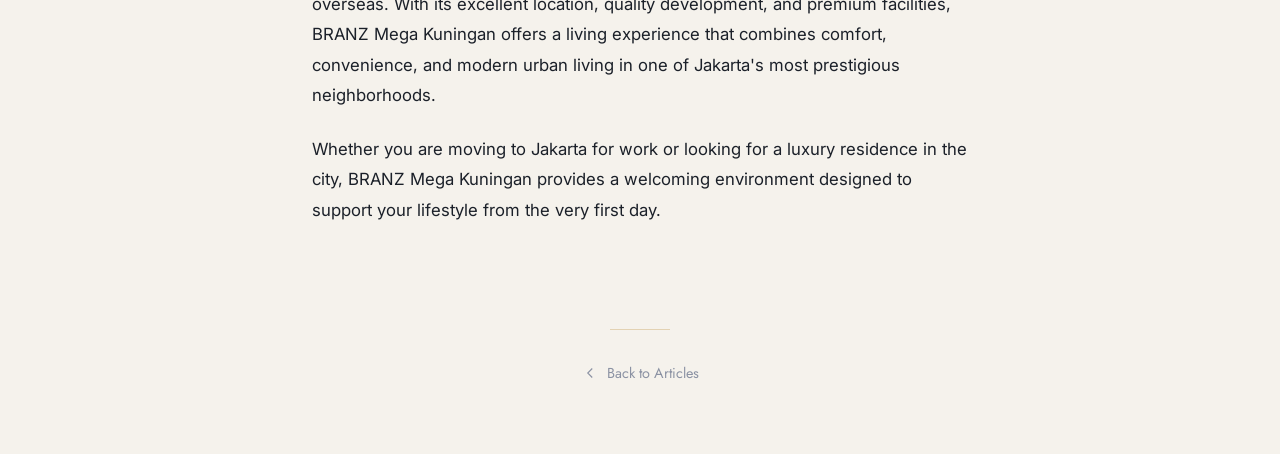
<file: articles/article-en-1.html>
<!doctype html>
<html lang="en">
  <head>
    <meta charset="UTF-8" />
    <meta name="viewport" content="width=device-width, initial-scale=1.0" />
    <title>Why Japanese Expats Choose BRANZ Mega Kuningan | Premium Living in South Jakarta</title>
    <meta name="description" content="Why Japanese expats choose BRANZ Mega Kuningan for its prime location, Japanese-inspired quality, and premium lifestyle in South Jakarta." />
    <meta name="keywords" content="japanese expats jakarta, branz mega kuningan, apartments kuningan, tokyu land indonesia, japanese quality apartment jakarta" />
    <meta name="author" content="Branz Mega Kuningan" />
    <meta property="og:type" content="article" />
    <meta property="og:title" content="Why Japanese Expats Choose BRANZ Mega Kuningan" />
    <meta property="og:description" content="Why Japanese expats choose BRANZ Mega Kuningan for its prime location, Japanese-inspired quality, and premium lifestyle in South Jakarta." />
    <meta property="og:image" content="../assets/img/article/Artikel%201.png" />
    <meta property="og:locale" content="en_US" />
    <meta property="og:url" content="https://branzkuningan.com/article-en-1.html" />
    <link rel="canonical" href="https://branzkuningan.com/article-en-1.html" />
    <link rel="preconnect" href="https://fonts.googleapis.com" />
    <link rel="preconnect" href="https://fonts.gstatic.com" crossorigin />
    <link href="https://fonts.googleapis.com/css2?family=Cormorant+Garamond:ital,wght@0,400;0,500;0,600;1,400&family=Inter:wght@300;400;500;600&family=Jost:wght@300;400;500&display=swap" rel="stylesheet" />
    <link rel="stylesheet" href="../style.css" />
    <link rel="stylesheet" href="article.css" />
  </head>
  <body data-article-id="1" data-lang="en">
    <div class="grain-overlay"></div>

    <nav class="article-nav">
      <div class="article-nav-inner">
        <a href="../index.html#articles" class="article-nav-back">
          <svg viewBox="0 0 24 24" fill="none" stroke="currentColor" stroke-width="1.5"><path d="m15 18-6-6 6-6"/></svg>
          Articles
        </a>
        <a href="../index.html" class="article-nav-logo">BRANZ<span>.</span></a>
      </div>
    </nav>

    <article>
      <header class="article-hero">
        <img src="../assets/img/article/Artikel 1.png" alt="Why Japanese Expats Choose BRANZ Mega Kuningan" id="articleImage" />
        <div class="article-hero-scrim"></div>
        <div class="article-hero-content">
          <span class="article-hero-label">Article</span>
          <h1 id="articleTitle">Why Japanese Expats Choose BRANZ Mega Kuningan</h1>
        </div>
      </header>

      <div class="article-main">
        <div class="article-toolbar">
          <a href="article-ja-1.html" class="article-lang-toggle" id="langToggle">
            <svg viewBox="0 0 24 24" fill="none" stroke="currentColor" stroke-width="1.5"><path d="M12 2a10 10 0 1 0 10 10M12 2a10 10 0 0 0-10 10M12 2c1.7 0 3.3 4 3.3 10S13.7 22 12 22M12 2c-1.7 0-3.3 4-3.3 10S10.3 22 12 22M2 12h20"/></svg>
            日本語で読む
          </a>
        </div>
        <div class="article-body" id="articleBody"></div>
      </div>
    </article>

    <div class="article-footer">
      <div class="article-footer-divider"></div>
      <a href="../index.html#articles" class="article-back-link">
        <svg viewBox="0 0 24 24" fill="none" stroke="currentColor" stroke-width="1.5"><path d="m15 18-6-6 6-6"/></svg>
        Back to Articles
      </a>
    </div>

    <script src="article.js"></script>
  </body>
</html>
</file>
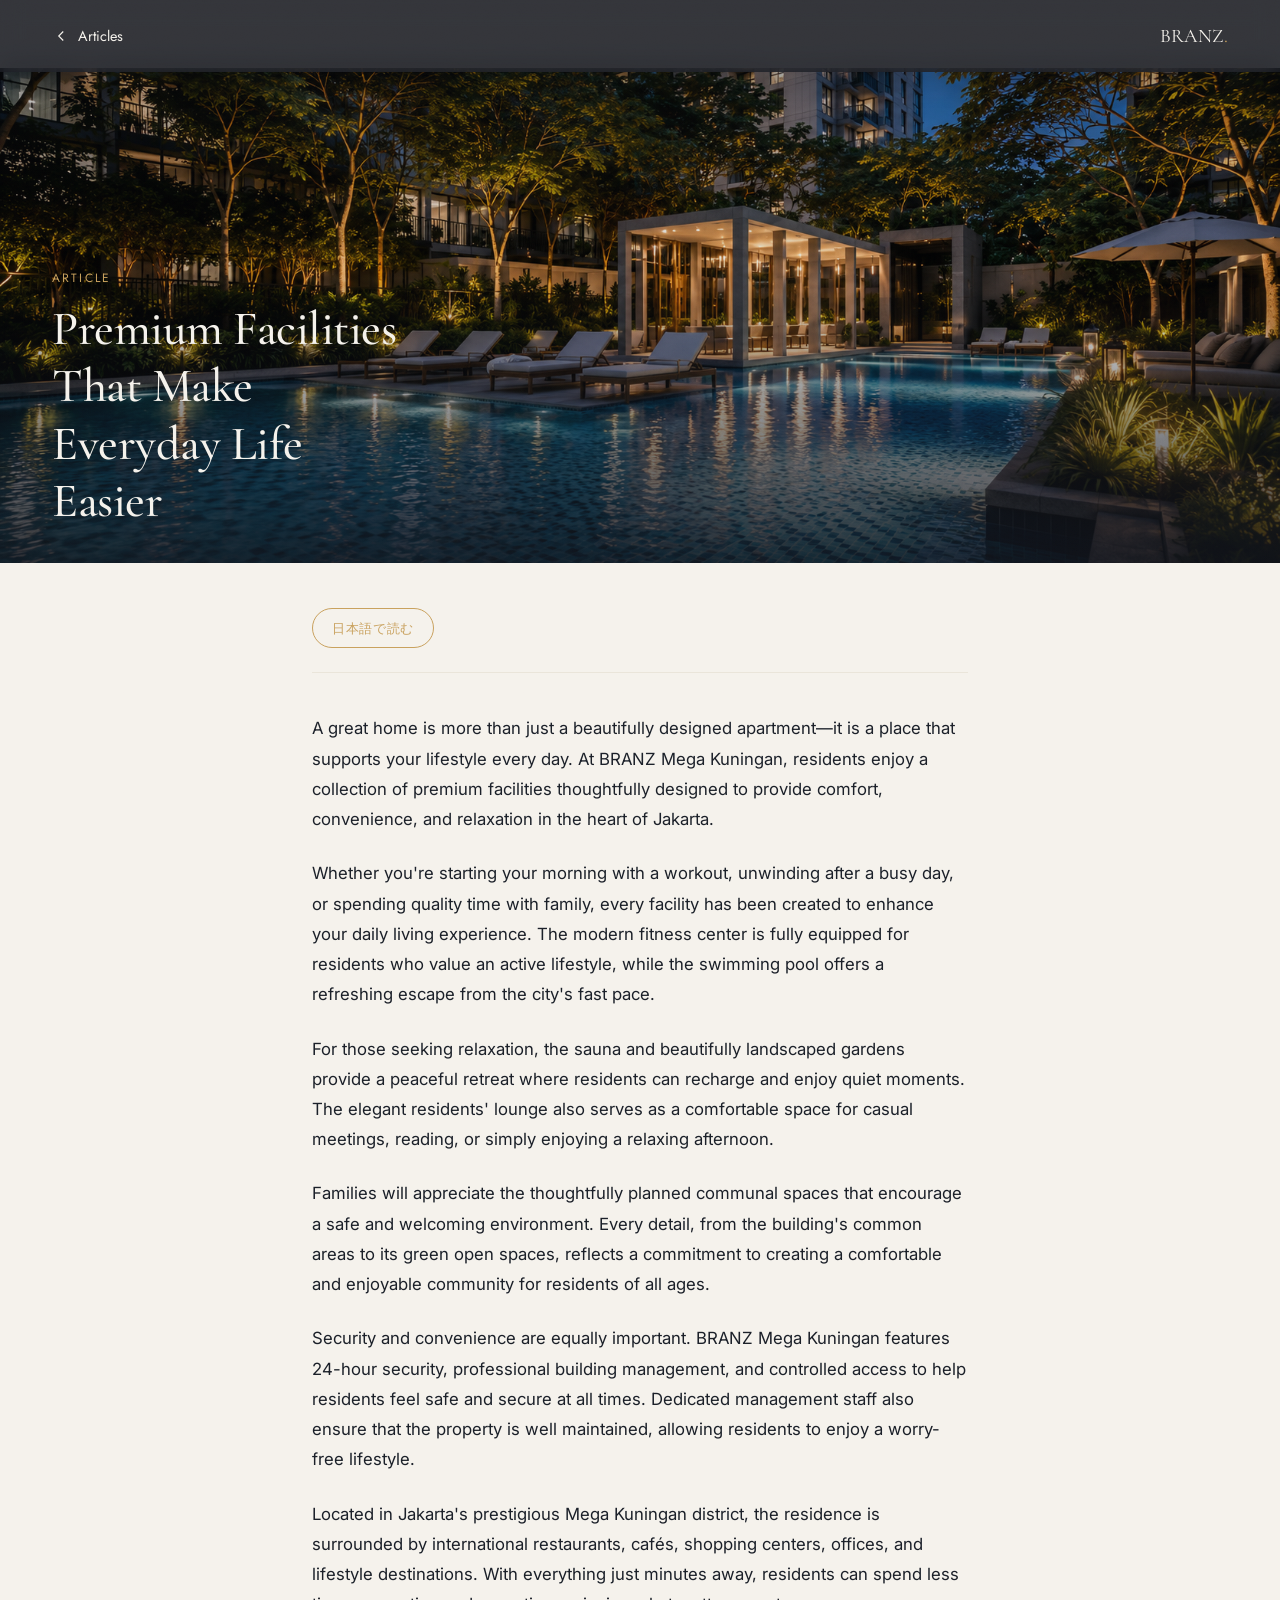
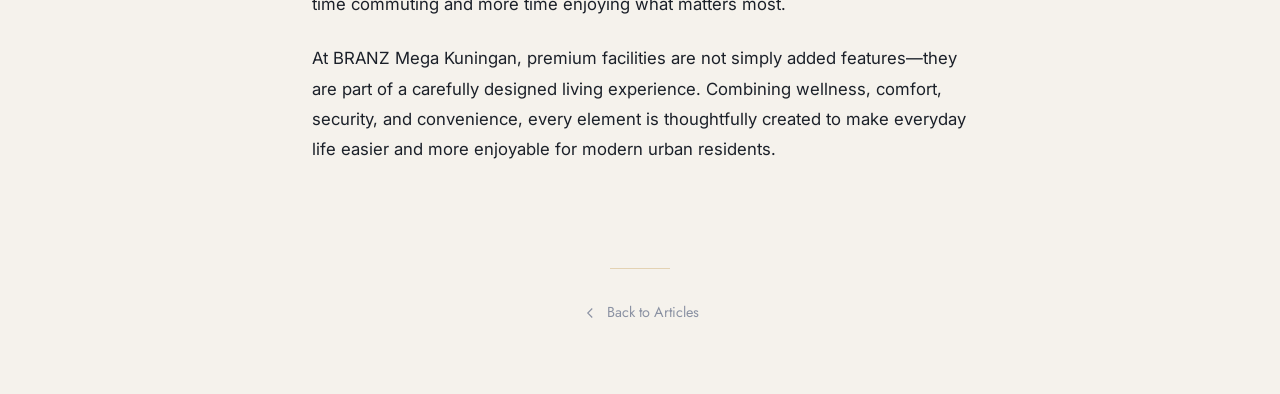
<file: articles/article-en-2.html>
<!doctype html>
<html lang="en">
  <head>
    <meta charset="UTF-8" />
    <meta name="viewport" content="width=device-width, initial-scale=1.0" />
    <title>Premium Facilities That Make Everyday Life Easier | BRANZ Mega Kuningan</title>
    <meta name="description" content="Discover BRANZ Mega Kuningan's premium facilities — fitness center, pool, sauna, gardens, lounge, and 24-hour security — designed for comfort and convenience." />
    <meta name="keywords" content="branz mega kuningan facilities, apartment amenities jakarta, fitness center kuningan, pool jakarta apartment, luxury facilities kuningan" />
    <meta name="author" content="Branz Mega Kuningan" />
    <meta property="og:type" content="article" />
    <meta property="og:title" content="Premium Facilities That Make Everyday Life Easier" />
    <meta property="og:description" content="Discover BRANZ Mega Kuningan's premium facilities — fitness center, pool, sauna, gardens, lounge, and 24-hour security — designed for comfort and convenience." />
    <meta property="og:image" content="../assets/img/article/Artikel%202.png" />
    <meta property="og:locale" content="en_US" />
    <meta property="og:url" content="https://branzkuningan.com/article-en-2.html" />
    <link rel="canonical" href="https://branzkuningan.com/article-en-2.html" />
    <link rel="preconnect" href="https://fonts.googleapis.com" />
    <link rel="preconnect" href="https://fonts.gstatic.com" crossorigin />
    <link href="https://fonts.googleapis.com/css2?family=Cormorant+Garamond:ital,wght@0,400;0,500;0,600;1,400&family=Inter:wght@300;400;500;600&family=Jost:wght@300;400;500&display=swap" rel="stylesheet" />
    <link rel="stylesheet" href="../style.css" />
    <link rel="stylesheet" href="article.css" />
  </head>
  <body data-article-id="2" data-lang="en">
    <div class="grain-overlay"></div>

    <nav class="article-nav">
      <div class="article-nav-inner">
        <a href="../index.html#articles" class="article-nav-back">
          <svg viewBox="0 0 24 24" fill="none" stroke="currentColor" stroke-width="1.5"><path d="m15 18-6-6 6-6"/></svg>
          Articles
        </a>
        <a href="../index.html" class="article-nav-logo">BRANZ<span>.</span></a>
      </div>
    </nav>

    <article>
      <header class="article-hero">
        <img src="../assets/img/article/Artikel 2.png" alt="Premium Facilities That Make Everyday Life Easier" id="articleImage" />
        <div class="article-hero-scrim"></div>
        <div class="article-hero-content">
          <span class="article-hero-label">Article</span>
          <h1 id="articleTitle">Premium Facilities That Make Everyday Life Easier</h1>
        </div>
      </header>

      <div class="article-main">
        <div class="article-toolbar">
          <a href="article-ja-2.html" class="article-lang-toggle" id="langToggle">
            <svg viewBox="0 0 24 24" fill="none" stroke="currentColor" stroke-width="1.5"><path d="M12 2a10 10 0 1 0 10 10M12 2a10 10 0 0 0-10 10M12 2c1.7 0 3.3 4 3.3 10S13.7 22 12 22M12 2c-1.7 0-3.3 4-3.3 10S10.3 22 12 22M2 12h20"/></svg>
            日本語で読む
          </a>
        </div>
        <div class="article-body" id="articleBody"></div>
      </div>
    </article>

    <div class="article-footer">
      <div class="article-footer-divider"></div>
      <a href="../index.html#articles" class="article-back-link">
        <svg viewBox="0 0 24 24" fill="none" stroke="currentColor" stroke-width="1.5"><path d="m15 18-6-6 6-6"/></svg>
        Back to Articles
      </a>
    </div>

    <script src="article.js"></script>
  </body>
</html>
</file>
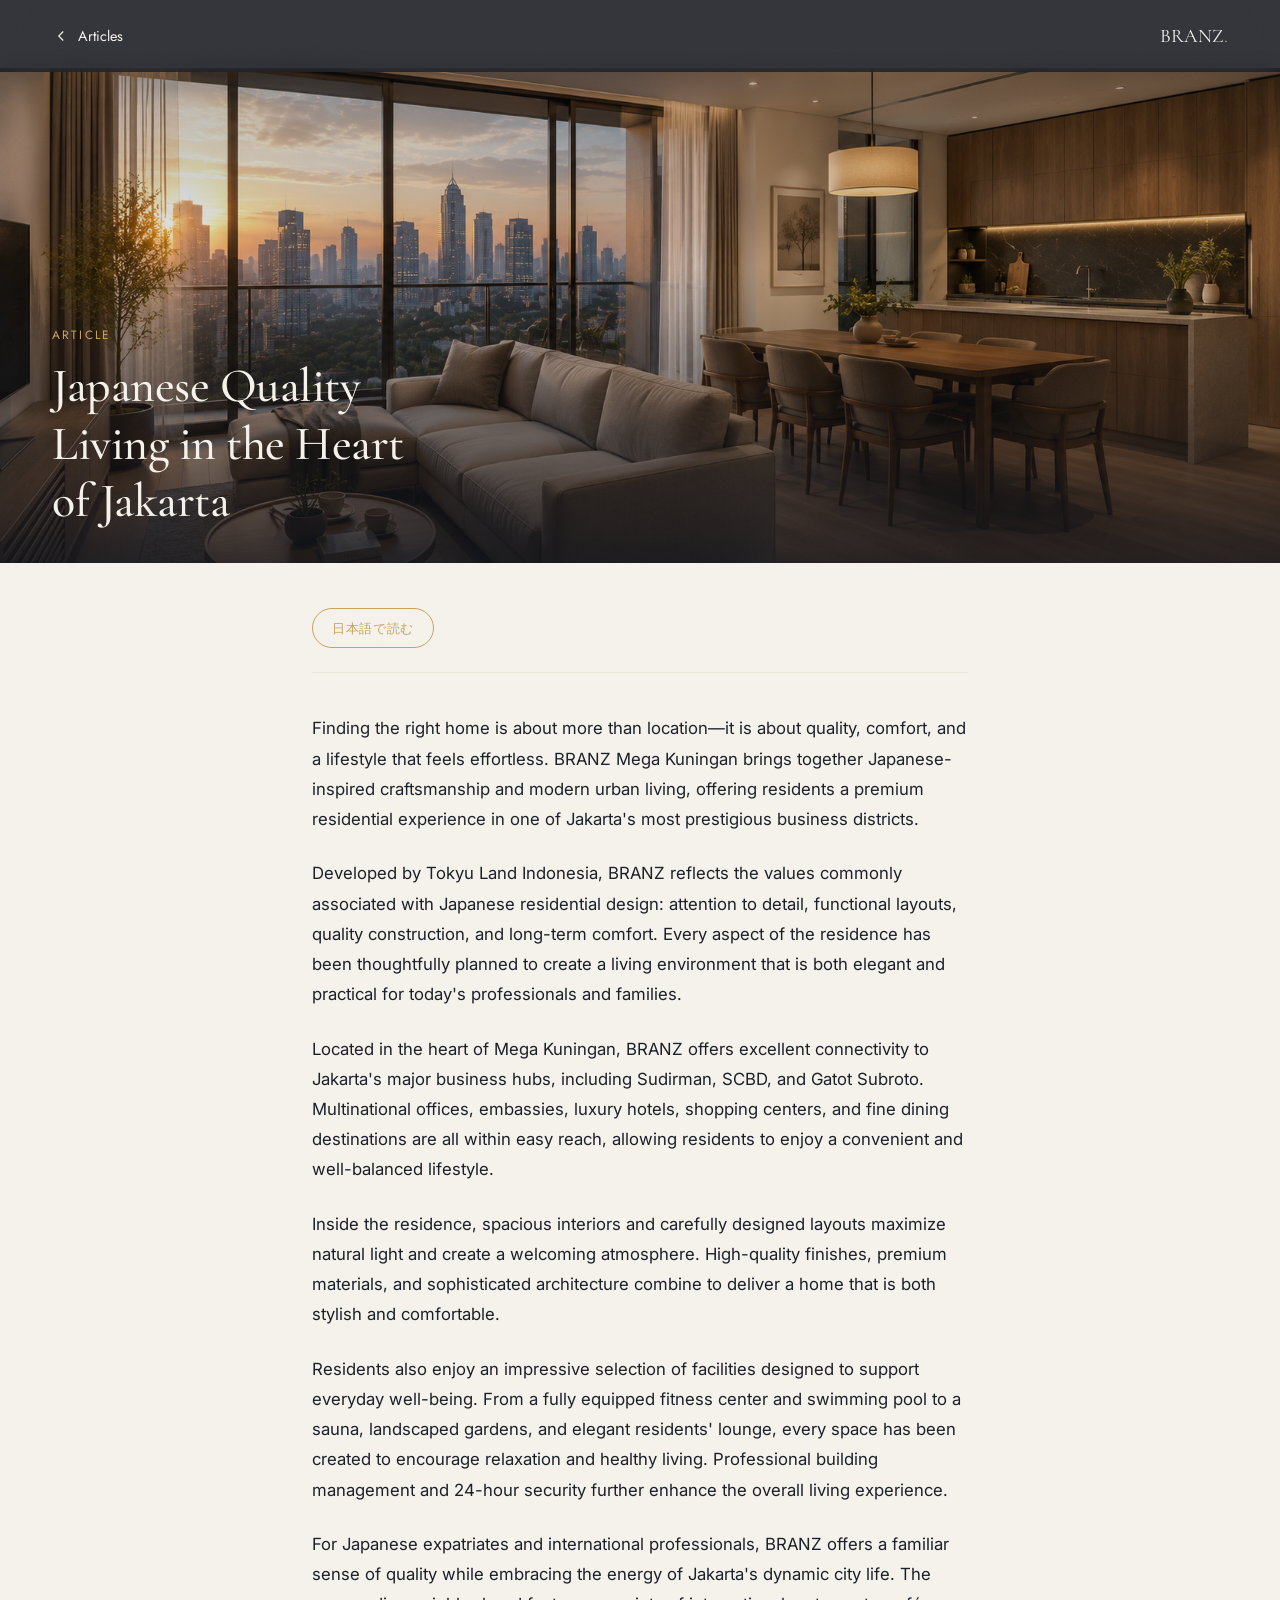
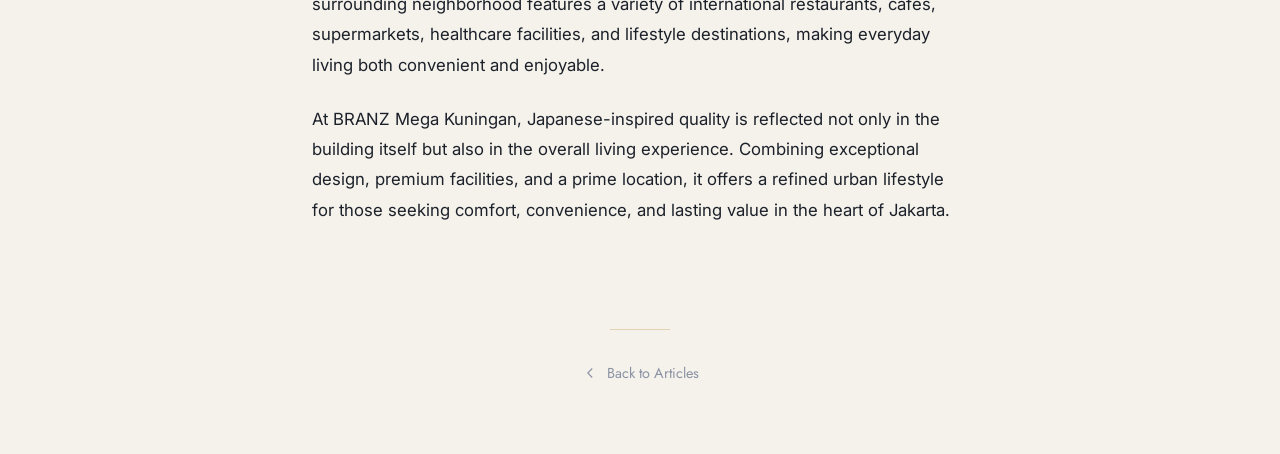
<file: articles/article-en-3.html>
<!doctype html>
<html lang="en">
  <head>
    <meta charset="UTF-8" />
    <meta name="viewport" content="width=device-width, initial-scale=1.0" />
    <title>Japanese Quality Living in the Heart of Jakarta | BRANZ Mega Kuningan</title>
    <meta name="description" content="Discover Japanese-inspired craftsmanship and modern urban living at BRANZ Mega Kuningan — quality, comfort, and convenience in Jakarta's prestigious business district." />
    <meta name="keywords" content="japanese quality apartment jakarta, branz mega kuningan, tokyu land indonesia, japanese craftsmanship jakarta, luxury apartment kuningan" />
    <meta name="author" content="Branz Mega Kuningan" />
    <meta property="og:type" content="article" />
    <meta property="og:title" content="Japanese Quality Living in the Heart of Jakarta" />
    <meta property="og:description" content="Discover Japanese-inspired craftsmanship and modern urban living at BRANZ Mega Kuningan — quality, comfort, and convenience in Jakarta's prestigious business district." />
    <meta property="og:image" content="../assets/img/article/Artikel%203.png" />
    <meta property="og:locale" content="en_US" />
    <meta property="og:url" content="https://branzkuningan.com/article-en-3.html" />
    <link rel="canonical" href="https://branzkuningan.com/article-en-3.html" />
    <link rel="preconnect" href="https://fonts.googleapis.com" />
    <link rel="preconnect" href="https://fonts.gstatic.com" crossorigin />
    <link href="https://fonts.googleapis.com/css2?family=Cormorant+Garamond:ital,wght@0,400;0,500;0,600;1,400&family=Inter:wght@300;400;500;600&family=Jost:wght@300;400;500&display=swap" rel="stylesheet" />
    <link rel="stylesheet" href="../style.css" />
    <link rel="stylesheet" href="article.css" />
  </head>
  <body data-article-id="3" data-lang="en">
    <div class="grain-overlay"></div>

    <nav class="article-nav">
      <div class="article-nav-inner">
        <a href="../index.html#articles" class="article-nav-back">
          <svg viewBox="0 0 24 24" fill="none" stroke="currentColor" stroke-width="1.5"><path d="m15 18-6-6 6-6"/></svg>
          Articles
        </a>
        <a href="../index.html" class="article-nav-logo">BRANZ<span>.</span></a>
      </div>
    </nav>

    <article>
      <header class="article-hero">
        <img src="../assets/img/article/Artikel 3.png" alt="Japanese Quality Living in the Heart of Jakarta" id="articleImage" />
        <div class="article-hero-scrim"></div>
        <div class="article-hero-content">
          <span class="article-hero-label">Article</span>
          <h1 id="articleTitle">Japanese Quality Living in the Heart of Jakarta</h1>
        </div>
      </header>

      <div class="article-main">
        <div class="article-toolbar">
          <a href="article-ja-3.html" class="article-lang-toggle" id="langToggle">
            <svg viewBox="0 0 24 24" fill="none" stroke="currentColor" stroke-width="1.5"><path d="M12 2a10 10 0 1 0 10 10M12 2a10 10 0 0 0-10 10M12 2c1.7 0 3.3 4 3.3 10S13.7 22 12 22M12 2c-1.7 0-3.3 4-3.3 10S10.3 22 12 22M2 12h20"/></svg>
            日本語で読む
          </a>
        </div>
        <div class="article-body" id="articleBody"></div>
      </div>
    </article>

    <div class="article-footer">
      <div class="article-footer-divider"></div>
      <a href="../index.html#articles" class="article-back-link">
        <svg viewBox="0 0 24 24" fill="none" stroke="currentColor" stroke-width="1.5"><path d="m15 18-6-6 6-6"/></svg>
        Back to Articles
      </a>
    </div>

    <script src="article.js"></script>
  </body>
</html>
</file>
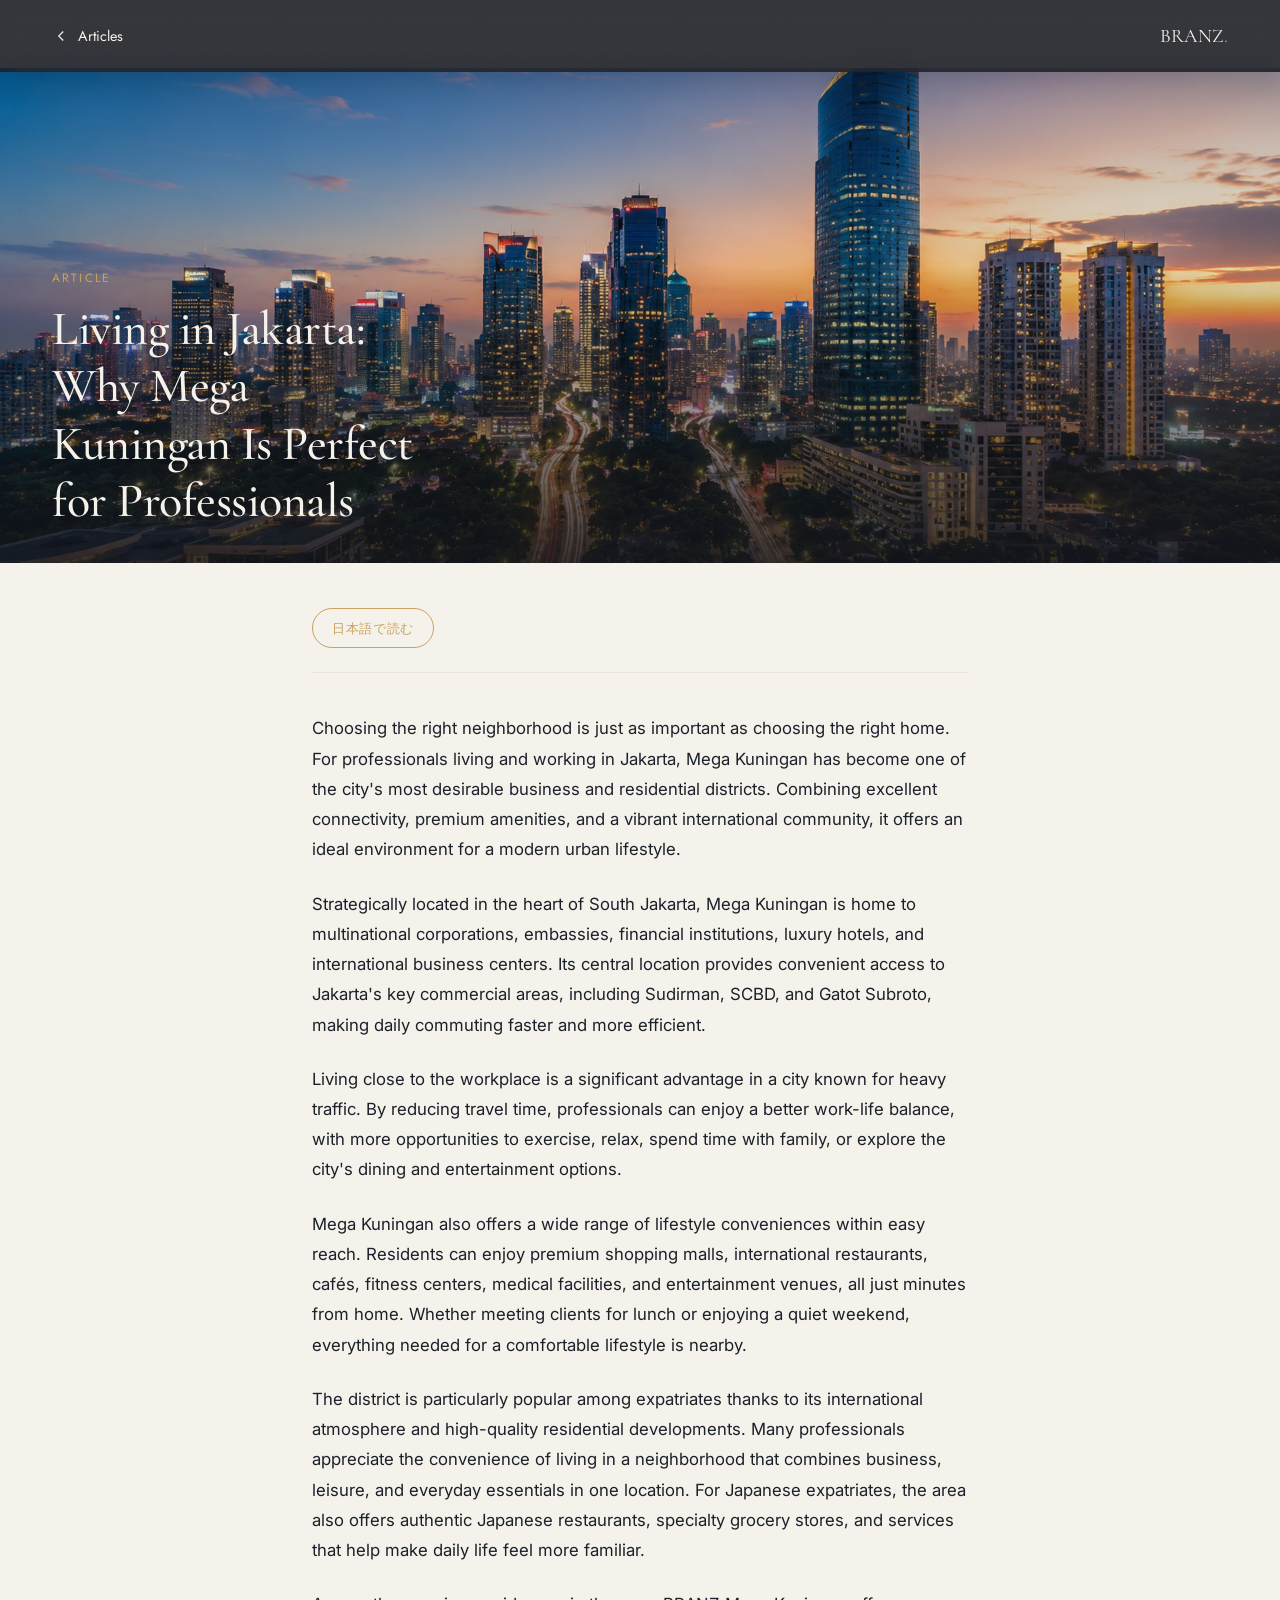
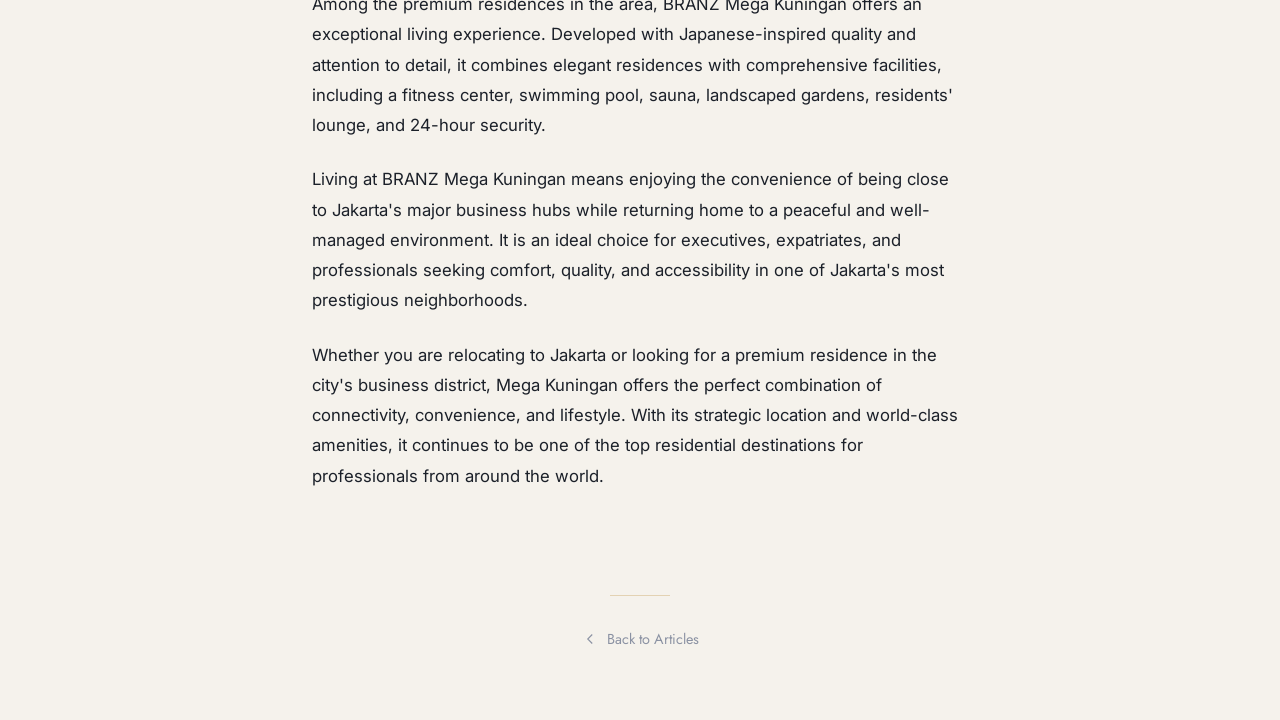
<file: articles/article-en-4.html>
<!doctype html>
<html lang="en">
  <head>
    <meta charset="UTF-8" />
    <meta name="viewport" content="width=device-width, initial-scale=1.0" />
    <title>Living in Jakarta: Why Mega Kuningan Is Perfect for Professionals | BRANZ Mega Kuningan</title>
    <meta name="description" content="For professionals living and working in Jakarta, Mega Kuningan offers excellent connectivity, premium amenities, and a vibrant international community." />
    <meta name="keywords" content="living in mega kuningan, jakarta professional living, branz mega kuningan, kuningan residence, expat living jakarta" />
    <meta name="author" content="Branz Mega Kuningan" />
    <meta property="og:type" content="article" />
    <meta property="og:title" content="Living in Jakarta: Why Mega Kuningan Is Perfect for Professionals" />
    <meta property="og:description" content="For professionals living and working in Jakarta, Mega Kuningan offers excellent connectivity, premium amenities, and a vibrant international community." />
    <meta property="og:image" content="../assets/img/article/Artikel%204.png" />
    <meta property="og:locale" content="en_US" />
    <meta property="og:url" content="https://branzkuningan.com/article-en-4.html" />
    <link rel="canonical" href="https://branzkuningan.com/article-en-4.html" />
    <link rel="preconnect" href="https://fonts.googleapis.com" />
    <link rel="preconnect" href="https://fonts.gstatic.com" crossorigin />
    <link href="https://fonts.googleapis.com/css2?family=Cormorant+Garamond:ital,wght@0,400;0,500;0,600;1,400&family=Inter:wght@300;400;500;600&family=Jost:wght@300;400;500&display=swap" rel="stylesheet" />
    <link rel="stylesheet" href="../style.css" />
    <link rel="stylesheet" href="article.css" />
  </head>
  <body data-article-id="4" data-lang="en">
    <div class="grain-overlay"></div>

    <nav class="article-nav">
      <div class="article-nav-inner">
        <a href="../index.html#articles" class="article-nav-back">
          <svg viewBox="0 0 24 24" fill="none" stroke="currentColor" stroke-width="1.5"><path d="m15 18-6-6 6-6"/></svg>
          Articles
        </a>
        <a href="../index.html" class="article-nav-logo">BRANZ<span>.</span></a>
      </div>
    </nav>

    <article>
      <header class="article-hero">
        <img src="../assets/img/article/Artikel 4.png" alt="Living in Jakarta: Why Mega Kuningan Is Perfect for Professionals" id="articleImage" />
        <div class="article-hero-scrim"></div>
        <div class="article-hero-content">
          <span class="article-hero-label">Article</span>
          <h1 id="articleTitle">Living in Jakarta: Why Mega Kuningan Is Perfect for Professionals</h1>
        </div>
      </header>

      <div class="article-main">
        <div class="article-toolbar">
          <a href="article-ja-4.html" class="article-lang-toggle" id="langToggle">
            <svg viewBox="0 0 24 24" fill="none" stroke="currentColor" stroke-width="1.5"><path d="M12 2a10 10 0 1 0 10 10M12 2a10 10 0 0 0-10 10M12 2c1.7 0 3.3 4 3.3 10S13.7 22 12 22M12 2c-1.7 0-3.3 4-3.3 10S10.3 22 12 22M2 12h20"/></svg>
            日本語で読む
          </a>
        </div>
        <div class="article-body" id="articleBody"></div>
      </div>
    </article>

    <div class="article-footer">
      <div class="article-footer-divider"></div>
      <a href="../index.html#articles" class="article-back-link">
        <svg viewBox="0 0 24 24" fill="none" stroke="currentColor" stroke-width="1.5"><path d="m15 18-6-6 6-6"/></svg>
        Back to Articles
      </a>
    </div>

    <script src="article.js"></script>
  </body>
</html>
</file>
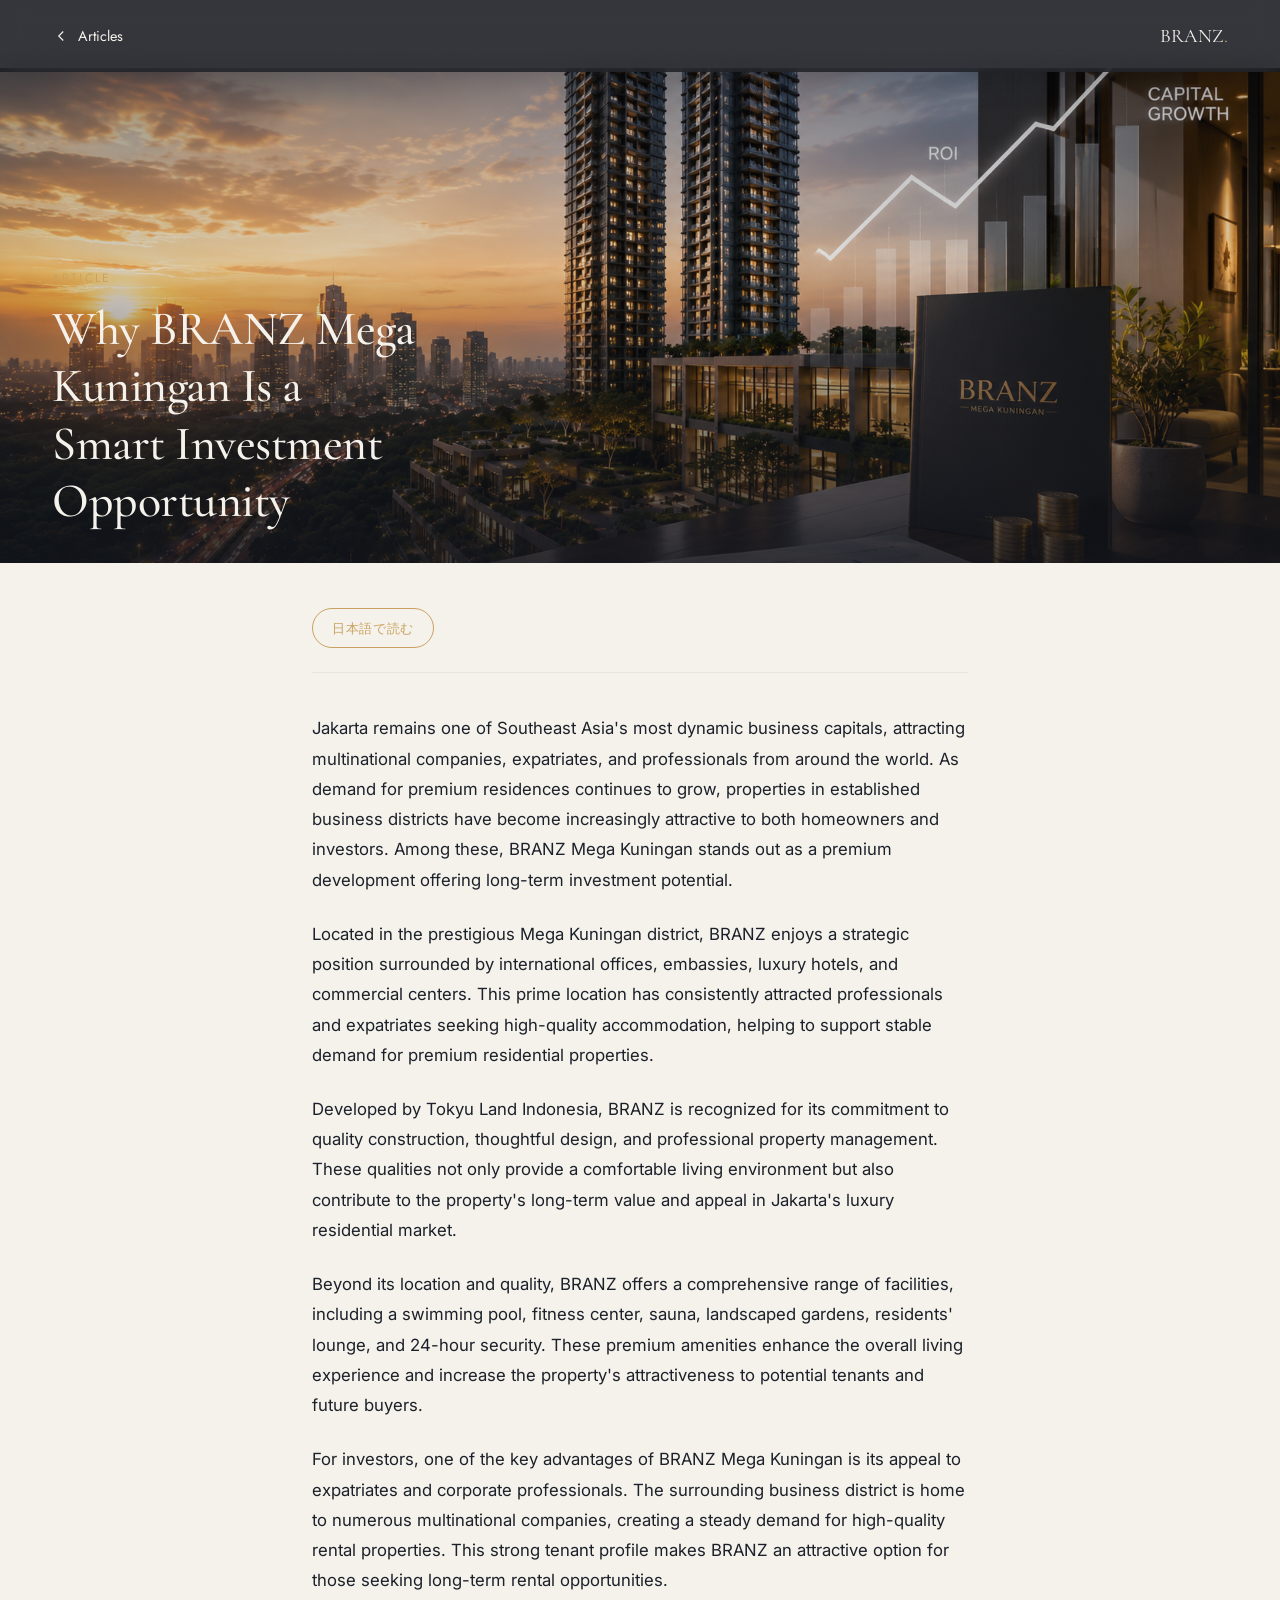
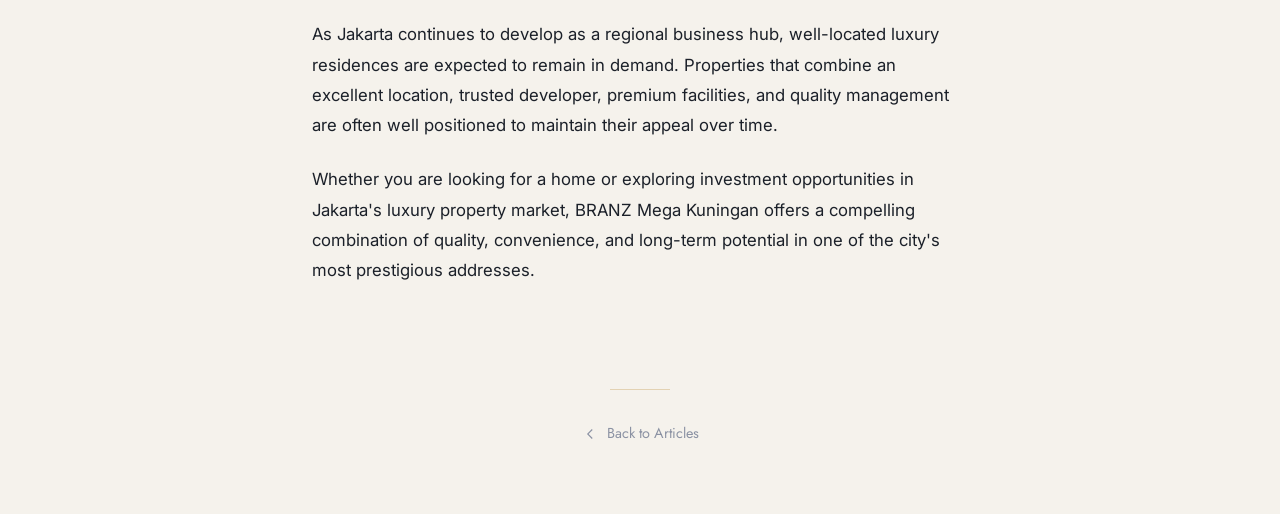
<file: articles/article-en-5.html>
<!doctype html>
<html lang="en">
  <head>
    <meta charset="UTF-8" />
    <meta name="viewport" content="width=device-width, initial-scale=1.0" />
    <title>Why BRANZ Mega Kuningan Is a Smart Investment Opportunity</title>
    <meta name="description" content="Discover why BRANZ Mega Kuningan is a smart investment opportunity — prime Mega Kuningan location, Japanese quality by Tokyu Land Indonesia, premium facilities, and strong rental demand." />
    <meta name="keywords" content="branz mega kuningan investment, jakarta property investment, tokyu land indonesia, mega kuningan apartment" />
    <meta name="author" content="Branz Mega Kuningan" />
    <meta property="og:type" content="article" />
    <meta property="og:title" content="Why BRANZ Mega Kuningan Is a Smart Investment Opportunity" />
    <meta property="og:description" content="Discover why BRANZ Mega Kuningan is a smart investment opportunity — prime Mega Kuningan location, Japanese quality by Tokyu Land Indonesia, premium facilities, and strong rental demand." />
    <meta property="og:image" content="../assets/img/article/Artikel%205.png" />
    <meta property="og:locale" content="en_US" />
    <meta property="og:url" content="https://branzkuningan.com/article-en-5.html" />
    <link rel="canonical" href="https://branzkuningan.com/article-en-5.html" />
    <link rel="preconnect" href="https://fonts.googleapis.com" />
    <link rel="preconnect" href="https://fonts.gstatic.com" crossorigin />
    <link href="https://fonts.googleapis.com/css2?family=Cormorant+Garamond:ital,wght@0,400;0,500;0,600;1,400&family=Inter:wght@300;400;500;600&family=Jost:wght@300;400;500&display=swap" rel="stylesheet" />
    <link rel="stylesheet" href="../style.css" />
    <link rel="stylesheet" href="article.css" />
  </head>
  <body data-article-id="5" data-lang="en">
    <div class="grain-overlay"></div>

    <nav class="article-nav">
      <div class="article-nav-inner">
        <a href="../index.html#articles" class="article-nav-back">
          <svg viewBox="0 0 24 24" fill="none" stroke="currentColor" stroke-width="1.5"><path d="m15 18-6-6 6-6"/></svg>
          Articles
        </a>
        <a href="../index.html" class="article-nav-logo">BRANZ<span>.</span></a>
      </div>
    </nav>

    <article>
      <header class="article-hero">
        <img src="../assets/img/article/Artikel 5.png" alt="BRANZ Mega Kuningan Investment Opportunity" id="articleImage" />
        <div class="article-hero-scrim"></div>
        <div class="article-hero-content">
          <span class="article-hero-label">Article</span>
          <h1 id="articleTitle">Why BRANZ Mega Kuningan Is a Smart Investment Opportunity</h1>
        </div>
      </header>

      <div class="article-main">
        <div class="article-toolbar">
          <a href="article-ja-5.html" class="article-lang-toggle" id="langToggle">
            <svg viewBox="0 0 24 24" fill="none" stroke="currentColor" stroke-width="1.5"><path d="M12 2a10 10 0 1 0 10 10M12 2a10 10 0 0 0-10 10M12 2c1.7 0 3.3 4 3.3 10S13.7 22 12 22M12 2c-1.7 0-3.3 4-3.3 10S10.3 22 12 22M2 12h20"/></svg>
            日本語で読む
          </a>
        </div>
        <div class="article-body" id="articleBody"></div>
      </div>
    </article>

    <div class="article-footer">
      <div class="article-footer-divider"></div>
      <a href="../index.html#articles" class="article-back-link">
        <svg viewBox="0 0 24 24" fill="none" stroke="currentColor" stroke-width="1.5"><path d="m15 18-6-6 6-6"/></svg>
        Back to Articles
      </a>
    </div>

    <script src="article.js"></script>
  </body>
</html>
</file>
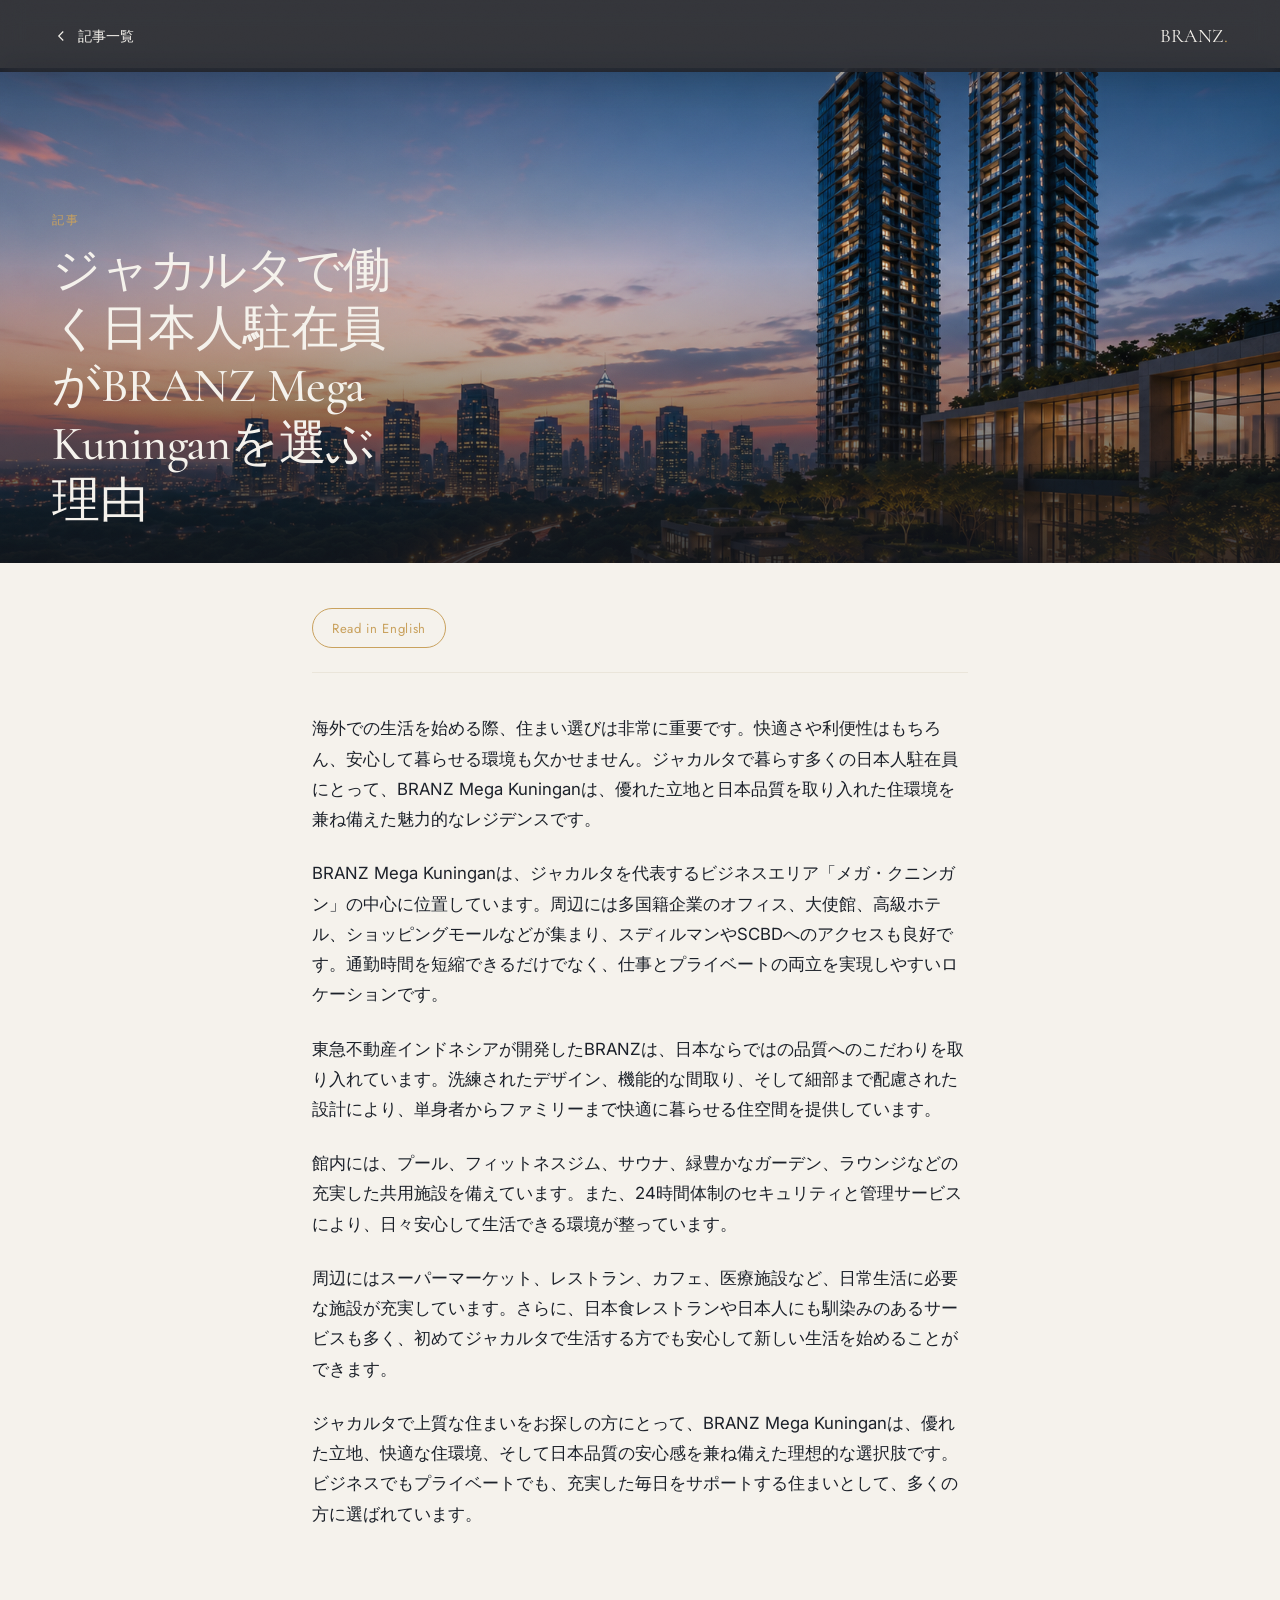
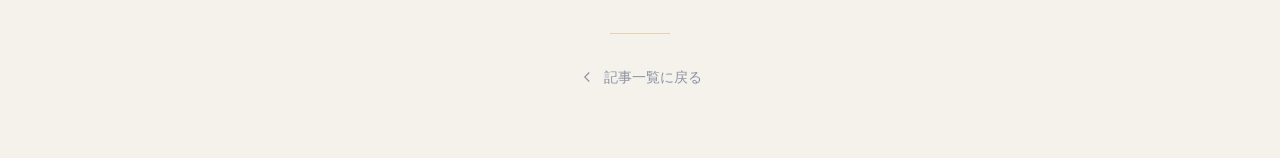
<file: articles/article-ja-1.html>
<!doctype html>
<html lang="ja">
  <head>
    <meta charset="UTF-8" />
    <meta name="viewport" content="width=device-width, initial-scale=1.0" />
    <title>ジャカルタで働く日本人駐在員がBRANZ Mega Kuninganを選ぶ理由 | BRANZ Mega Kuningan</title>
    <meta name="description" content="ジャカルタで暮らす日本人駐在員にとって、BRANZ Mega Kuninganは、優れた立地と日本品質を取り入れた住環境を兼ね備えた魅力的なレジデンスです。" />
    <meta name="keywords" content="日本人駐在員 ジャカルタ, BRANZ Mega Kuningan, 東急不動産インドネシア, ジャカルタ 高級マンション, クニンガン" />
    <meta name="author" content="Branz Mega Kuningan" />
    <meta property="og:type" content="article" />
    <meta property="og:title" content="ジャカルタで働く日本人駐在員がBRANZ Mega Kuninganを選ぶ理由" />
    <meta property="og:description" content="ジャカルタで暮らす日本人駐在員にとって、BRANZ Mega Kuninganは、優れた立地と日本品質を取り入れた住環境を兼ね備えた魅力的なレジデンスです。" />
    <meta property="og:image" content="../assets/img/article/Artikel%201.png" />
    <meta property="og:locale" content="ja_JP" />
    <meta property="og:url" content="https://branzkuningan.com/article-ja-1.html" />
    <link rel="canonical" href="https://branzkuningan.com/article-ja-1.html" />
    <link rel="preconnect" href="https://fonts.googleapis.com" />
    <link rel="preconnect" href="https://fonts.gstatic.com" crossorigin />
    <link href="https://fonts.googleapis.com/css2?family=Cormorant+Garamond:ital,wght@0,400;0,500;0,600;1,400&family=Inter:wght@300;400;500;600&family=Jost:wght@300;400;500&display=swap" rel="stylesheet" />
    <link rel="stylesheet" href="../style.css" />
    <link rel="stylesheet" href="article.css" />
  </head>
  <body data-article-id="1" data-lang="ja">
    <div class="grain-overlay"></div>

    <nav class="article-nav">
      <div class="article-nav-inner">
        <a href="../index.html#articles" class="article-nav-back">
          <svg viewBox="0 0 24 24" fill="none" stroke="currentColor" stroke-width="1.5"><path d="m15 18-6-6 6-6"/></svg>
          記事一覧
        </a>
        <a href="../index.html" class="article-nav-logo">BRANZ<span>.</span></a>
      </div>
    </nav>

    <article>
      <header class="article-hero">
        <img src="../assets/img/article/Artikel 1.png" alt="ジャカルタで働く日本人駐在員がBRANZ Mega Kuninganを選ぶ理由" id="articleImage" />
        <div class="article-hero-scrim"></div>
        <div class="article-hero-content">
          <span class="article-hero-label">記事</span>
          <h1 id="articleTitle">ジャカルタで働く日本人駐在員がBRANZ Mega Kuninganを選ぶ理由</h1>
        </div>
      </header>

      <div class="article-main">
        <div class="article-toolbar">
          <a href="article-en-1.html" class="article-lang-toggle" id="langToggle">
            <svg viewBox="0 0 24 24" fill="none" stroke="currentColor" stroke-width="1.5"><path d="M12 2a10 10 0 1 0 10 10M12 2a10 10 0 0 0-10 10M12 2c1.7 0 3.3 4 3.3 10S13.7 22 12 22M12 2c-1.7 0-3.3 4-3.3 10S10.3 22 12 22M2 12h20"/></svg>
            Read in English
          </a>
        </div>
        <div class="article-body" id="articleBody"></div>
      </div>
    </article>

    <div class="article-footer">
      <div class="article-footer-divider"></div>
      <a href="../index.html#articles" class="article-back-link">
        <svg viewBox="0 0 24 24" fill="none" stroke="currentColor" stroke-width="1.5"><path d="m15 18-6-6 6-6"/></svg>
        記事一覧に戻る
      </a>
    </div>

    <script src="article.js"></script>
  </body>
</html>
</file>
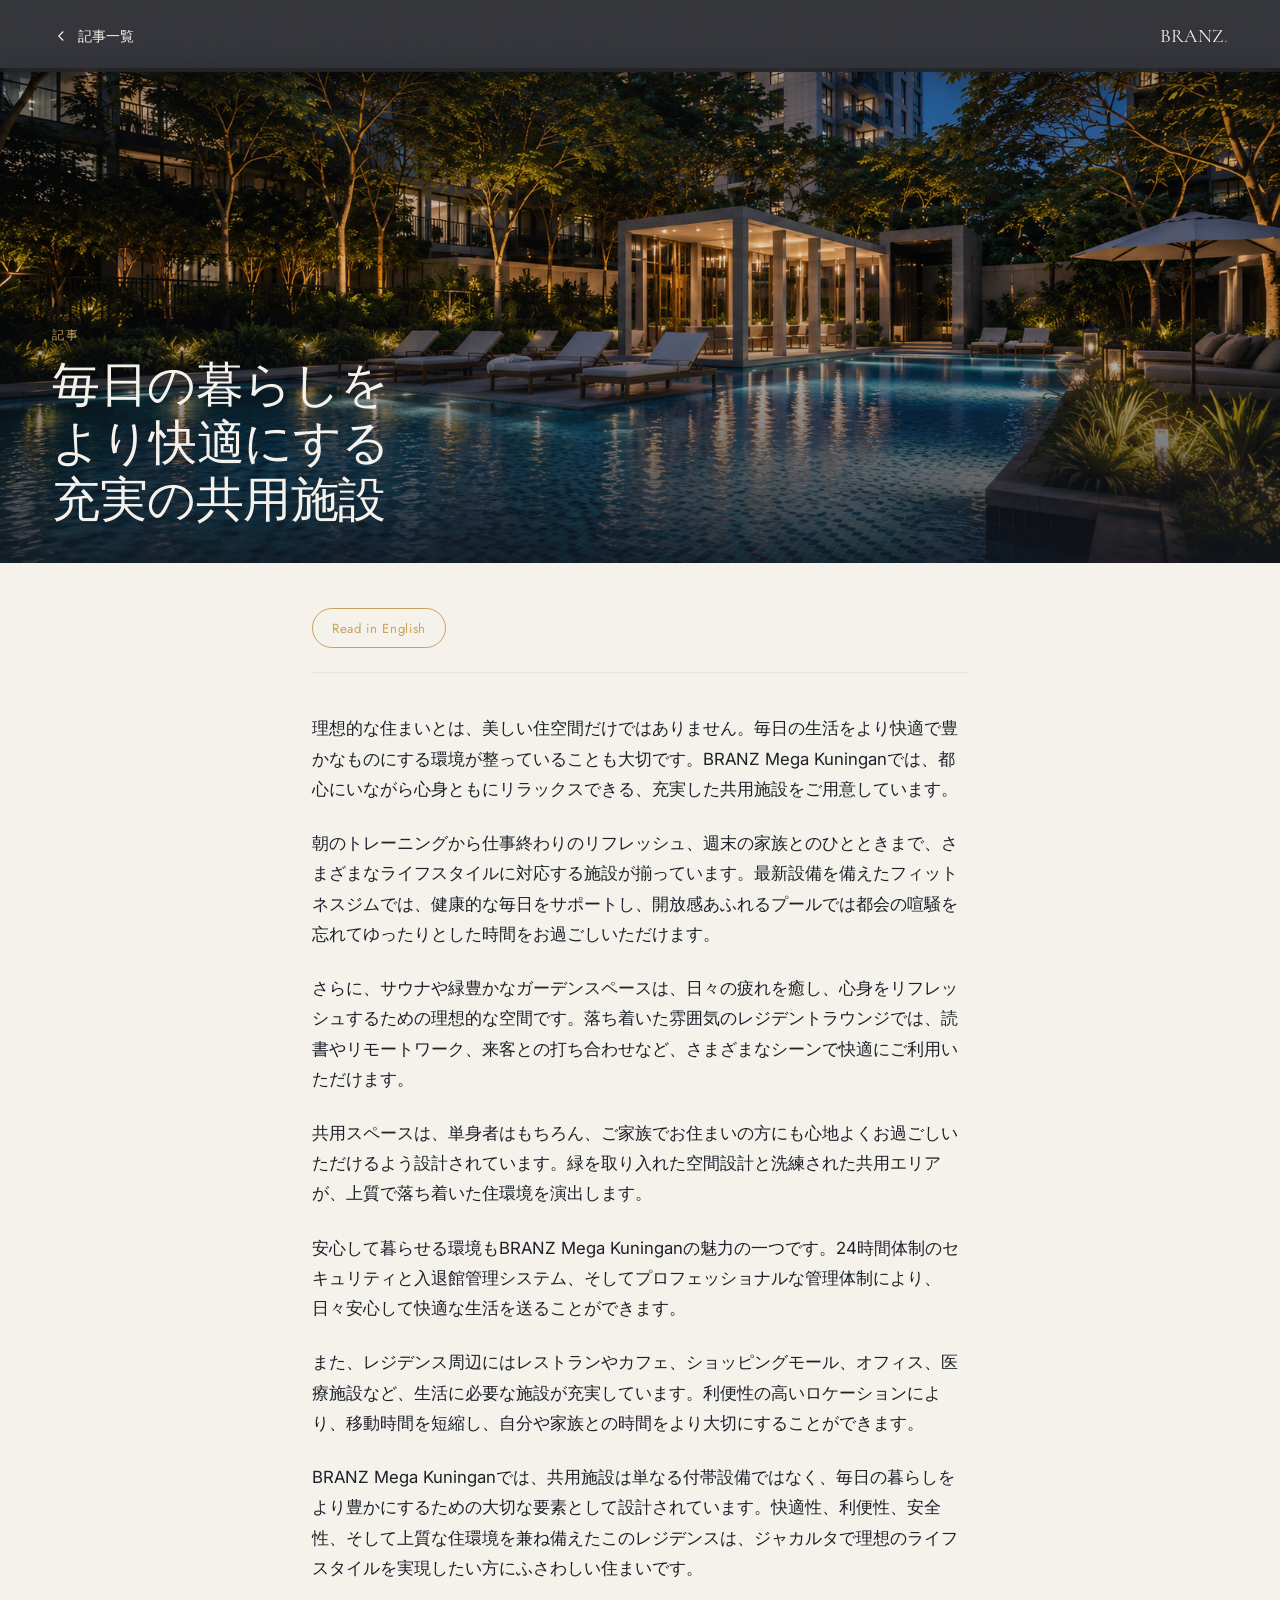
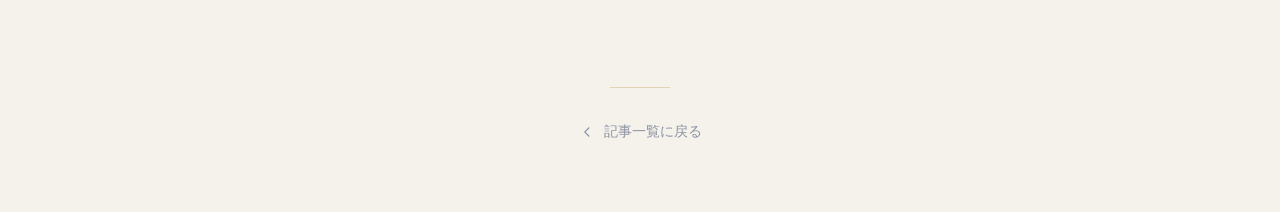
<file: articles/article-ja-2.html>
<!doctype html>
<html lang="ja">
  <head>
    <meta charset="UTF-8" />
    <meta name="viewport" content="width=device-width, initial-scale=1.0" />
    <title>毎日の暮らしをより快適にする充実の共用施設 | BRANZ Mega Kuningan</title>
    <meta name="description" content="BRANZ Mega Kuninganの充実した共用施設をご紹介。フィットネスジム、プール、サウナ、ガーデン、ラウンジ、24時間セキュリティなど、快適な毎日をサポートします。" />
    <meta name="keywords" content="BRANZ Mega Kuningan 施設, ジャカルタ 高級マンション 共用施設, フィットネスジム クニンガン, プール ジャカルタ, ラウンジ クニンガン" />
    <meta name="author" content="Branz Mega Kuningan" />
    <meta property="og:type" content="article" />
    <meta property="og:title" content="毎日の暮らしをより快適にする充実の共用施設" />
    <meta property="og:description" content="BRANZ Mega Kuninganの充実した共用施設をご紹介。フィットネスジム、プール、サウナ、ガーデン、ラウンジ、24時間セキュリティなど、快適な毎日をサポートします。" />
    <meta property="og:image" content="../assets/img/article/Artikel%202.png" />
    <meta property="og:locale" content="ja_JP" />
    <meta property="og:url" content="https://branzkuningan.com/article-ja-2.html" />
    <link rel="canonical" href="https://branzkuningan.com/article-ja-2.html" />
    <link rel="preconnect" href="https://fonts.googleapis.com" />
    <link rel="preconnect" href="https://fonts.gstatic.com" crossorigin />
    <link href="https://fonts.googleapis.com/css2?family=Cormorant+Garamond:ital,wght@0,400;0,500;0,600;1,400&family=Inter:wght@300;400;500;600&family=Jost:wght@300;400;500&display=swap" rel="stylesheet" />
    <link rel="stylesheet" href="../style.css" />
    <link rel="stylesheet" href="article.css" />
  </head>
  <body data-article-id="2" data-lang="ja">
    <div class="grain-overlay"></div>

    <nav class="article-nav">
      <div class="article-nav-inner">
        <a href="../index.html#articles" class="article-nav-back">
          <svg viewBox="0 0 24 24" fill="none" stroke="currentColor" stroke-width="1.5"><path d="m15 18-6-6 6-6"/></svg>
          記事一覧
        </a>
        <a href="../index.html" class="article-nav-logo">BRANZ<span>.</span></a>
      </div>
    </nav>

    <article>
      <header class="article-hero">
        <img src="../assets/img/article/Artikel 2.png" alt="毎日の暮らしをより快適にする充実の共用施設" id="articleImage" />
        <div class="article-hero-scrim"></div>
        <div class="article-hero-content">
          <span class="article-hero-label">記事</span>
          <h1 id="articleTitle">毎日の暮らしをより快適にする充実の共用施設</h1>
        </div>
      </header>

      <div class="article-main">
        <div class="article-toolbar">
          <a href="article-en-2.html" class="article-lang-toggle" id="langToggle">
            <svg viewBox="0 0 24 24" fill="none" stroke="currentColor" stroke-width="1.5"><path d="M12 2a10 10 0 1 0 10 10M12 2a10 10 0 0 0-10 10M12 2c1.7 0 3.3 4 3.3 10S13.7 22 12 22M12 2c-1.7 0-3.3 4-3.3 10S10.3 22 12 22M2 12h20"/></svg>
            Read in English
          </a>
        </div>
        <div class="article-body" id="articleBody"></div>
      </div>
    </article>

    <div class="article-footer">
      <div class="article-footer-divider"></div>
      <a href="../index.html#articles" class="article-back-link">
        <svg viewBox="0 0 24 24" fill="none" stroke="currentColor" stroke-width="1.5"><path d="m15 18-6-6 6-6"/></svg>
        記事一覧に戻る
      </a>
    </div>

    <script src="article.js"></script>
  </body>
</html>
</file>
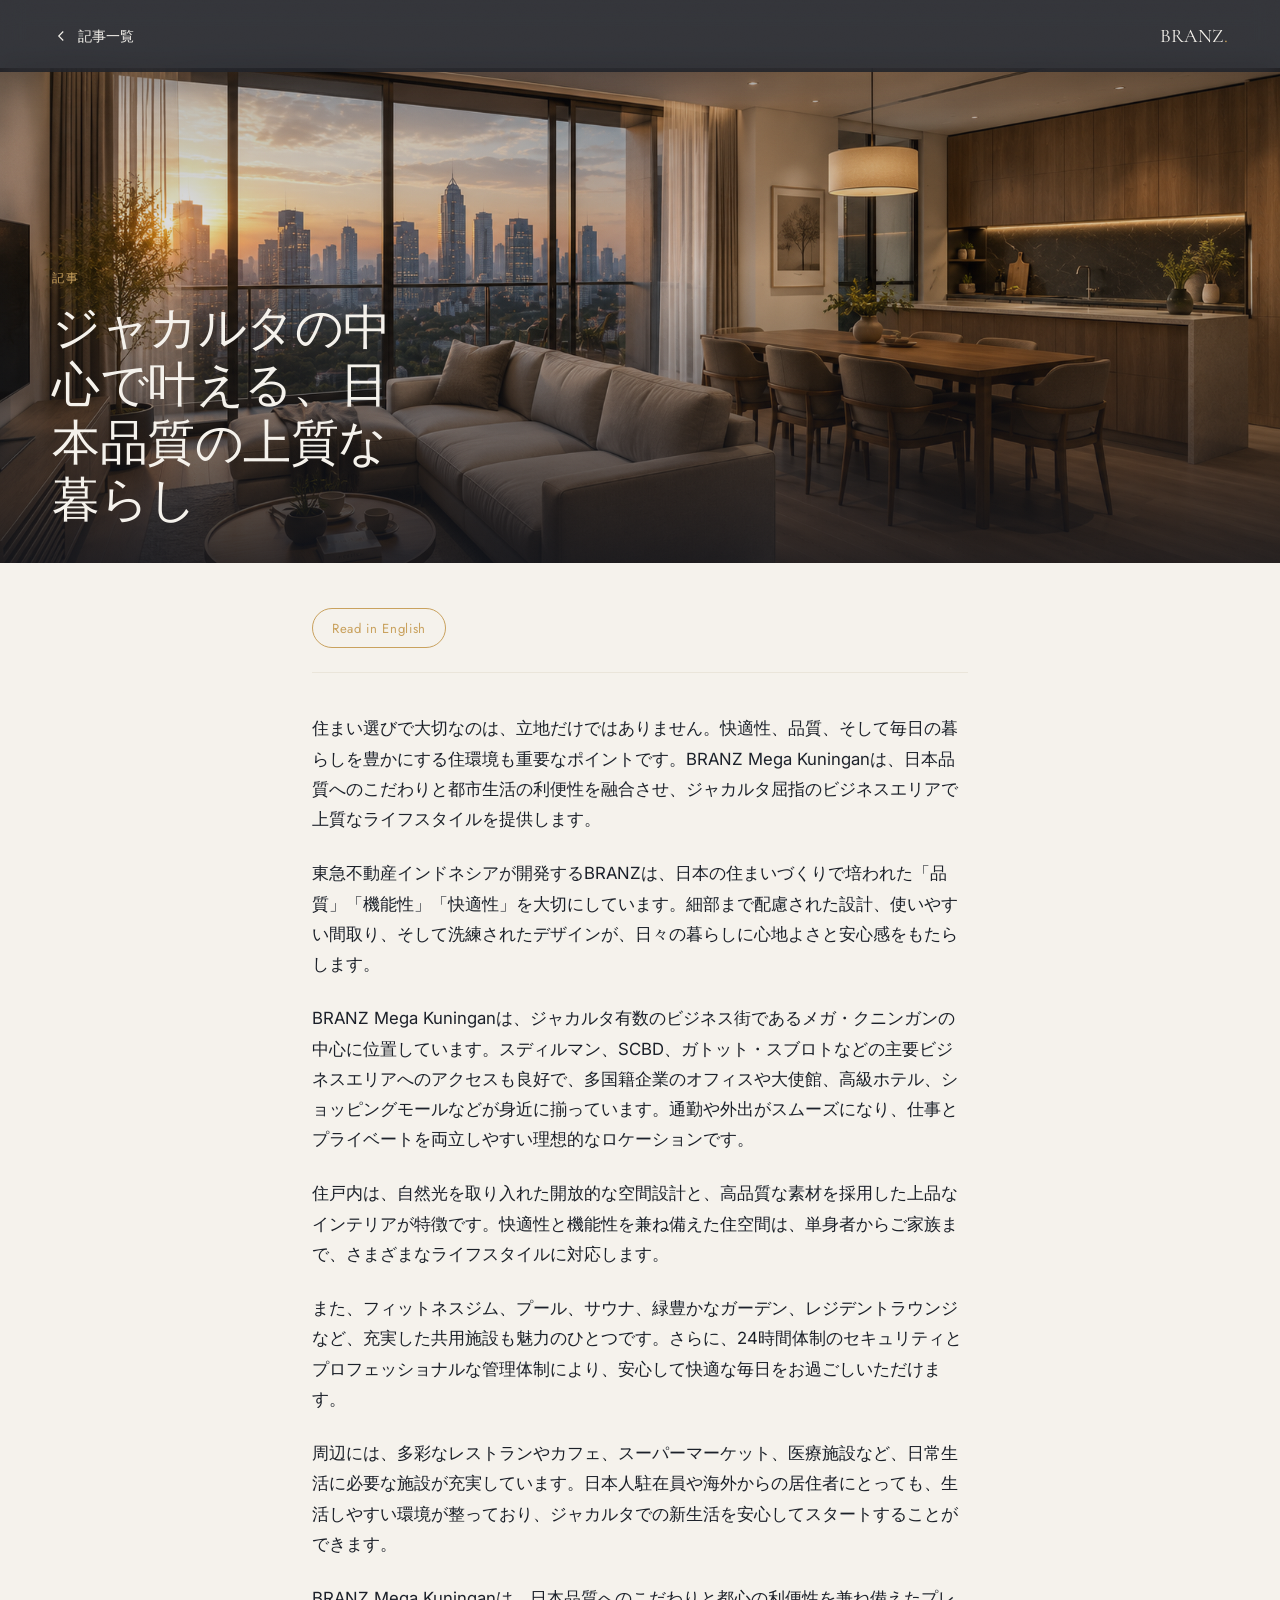
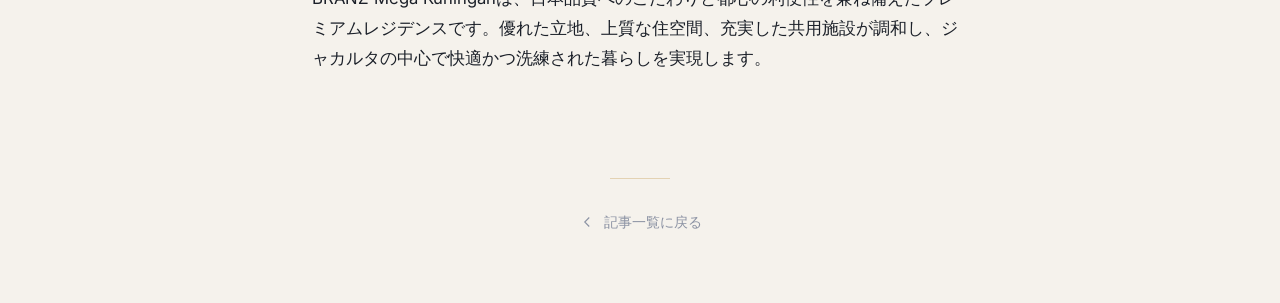
<file: articles/article-ja-3.html>
<!doctype html>
<html lang="ja">
  <head>
    <meta charset="UTF-8" />
    <meta name="viewport" content="width=device-width, initial-scale=1.0" />
    <title>ジャカルタの中心で叶える、日本品質の上質な暮らし | BRANZ Mega Kuningan</title>
    <meta name="description" content="BRANZ Mega Kuninganは、日本品質へのこだわりと都市生活の利便性を融合させ、ジャカルタ屈指のビジネスエリアで上質なライフスタイルを提供します。" />
    <meta name="keywords" content="日本品質 ジャカルタ, BRANZ Mega Kuningan, 東急不動産インドネシア, 高級マンション クニンガン, 日本人駐在員 ジャカルタ" />
    <meta name="author" content="Branz Mega Kuningan" />
    <meta property="og:type" content="article" />
    <meta property="og:title" content="ジャカルタの中心で叶える、日本品質の上質な暮らし" />
    <meta property="og:description" content="BRANZ Mega Kuninganは、日本品質へのこだわりと都市生活の利便性を融合させ、ジャカルタ屈指のビジネスエリアで上質なライフスタイルを提供します。" />
    <meta property="og:image" content="../assets/img/article/Artikel%203.png" />
    <meta property="og:locale" content="ja_JP" />
    <meta property="og:url" content="https://branzkuningan.com/article-ja-3.html" />
    <link rel="canonical" href="https://branzkuningan.com/article-ja-3.html" />
    <link rel="preconnect" href="https://fonts.googleapis.com" />
    <link rel="preconnect" href="https://fonts.gstatic.com" crossorigin />
    <link href="https://fonts.googleapis.com/css2?family=Cormorant+Garamond:ital,wght@0,400;0,500;0,600;1,400&family=Inter:wght@300;400;500;600&family=Jost:wght@300;400;500&display=swap" rel="stylesheet" />
    <link rel="stylesheet" href="../style.css" />
    <link rel="stylesheet" href="article.css" />
  </head>
  <body data-article-id="3" data-lang="ja">
    <div class="grain-overlay"></div>

    <nav class="article-nav">
      <div class="article-nav-inner">
        <a href="../index.html#articles" class="article-nav-back">
          <svg viewBox="0 0 24 24" fill="none" stroke="currentColor" stroke-width="1.5"><path d="m15 18-6-6 6-6"/></svg>
          記事一覧
        </a>
        <a href="../index.html" class="article-nav-logo">BRANZ<span>.</span></a>
      </div>
    </nav>

    <article>
      <header class="article-hero">
        <img src="../assets/img/article/Artikel 3.png" alt="ジャカルタの中心で叶える、日本品質の上質な暮らし" id="articleImage" />
        <div class="article-hero-scrim"></div>
        <div class="article-hero-content">
          <span class="article-hero-label">記事</span>
          <h1 id="articleTitle">ジャカルタの中心で叶える、日本品質の上質な暮らし</h1>
        </div>
      </header>

      <div class="article-main">
        <div class="article-toolbar">
          <a href="article-en-3.html" class="article-lang-toggle" id="langToggle">
            <svg viewBox="0 0 24 24" fill="none" stroke="currentColor" stroke-width="1.5"><path d="M12 2a10 10 0 1 0 10 10M12 2a10 10 0 0 0-10 10M12 2c1.7 0 3.3 4 3.3 10S13.7 22 12 22M12 2c-1.7 0-3.3 4-3.3 10S10.3 22 12 22M2 12h20"/></svg>
            Read in English
          </a>
        </div>
        <div class="article-body" id="articleBody"></div>
      </div>
    </article>

    <div class="article-footer">
      <div class="article-footer-divider"></div>
      <a href="../index.html#articles" class="article-back-link">
        <svg viewBox="0 0 24 24" fill="none" stroke="currentColor" stroke-width="1.5"><path d="m15 18-6-6 6-6"/></svg>
        記事一覧に戻る
      </a>
    </div>

    <script src="article.js"></script>
  </body>
</html>
</file>
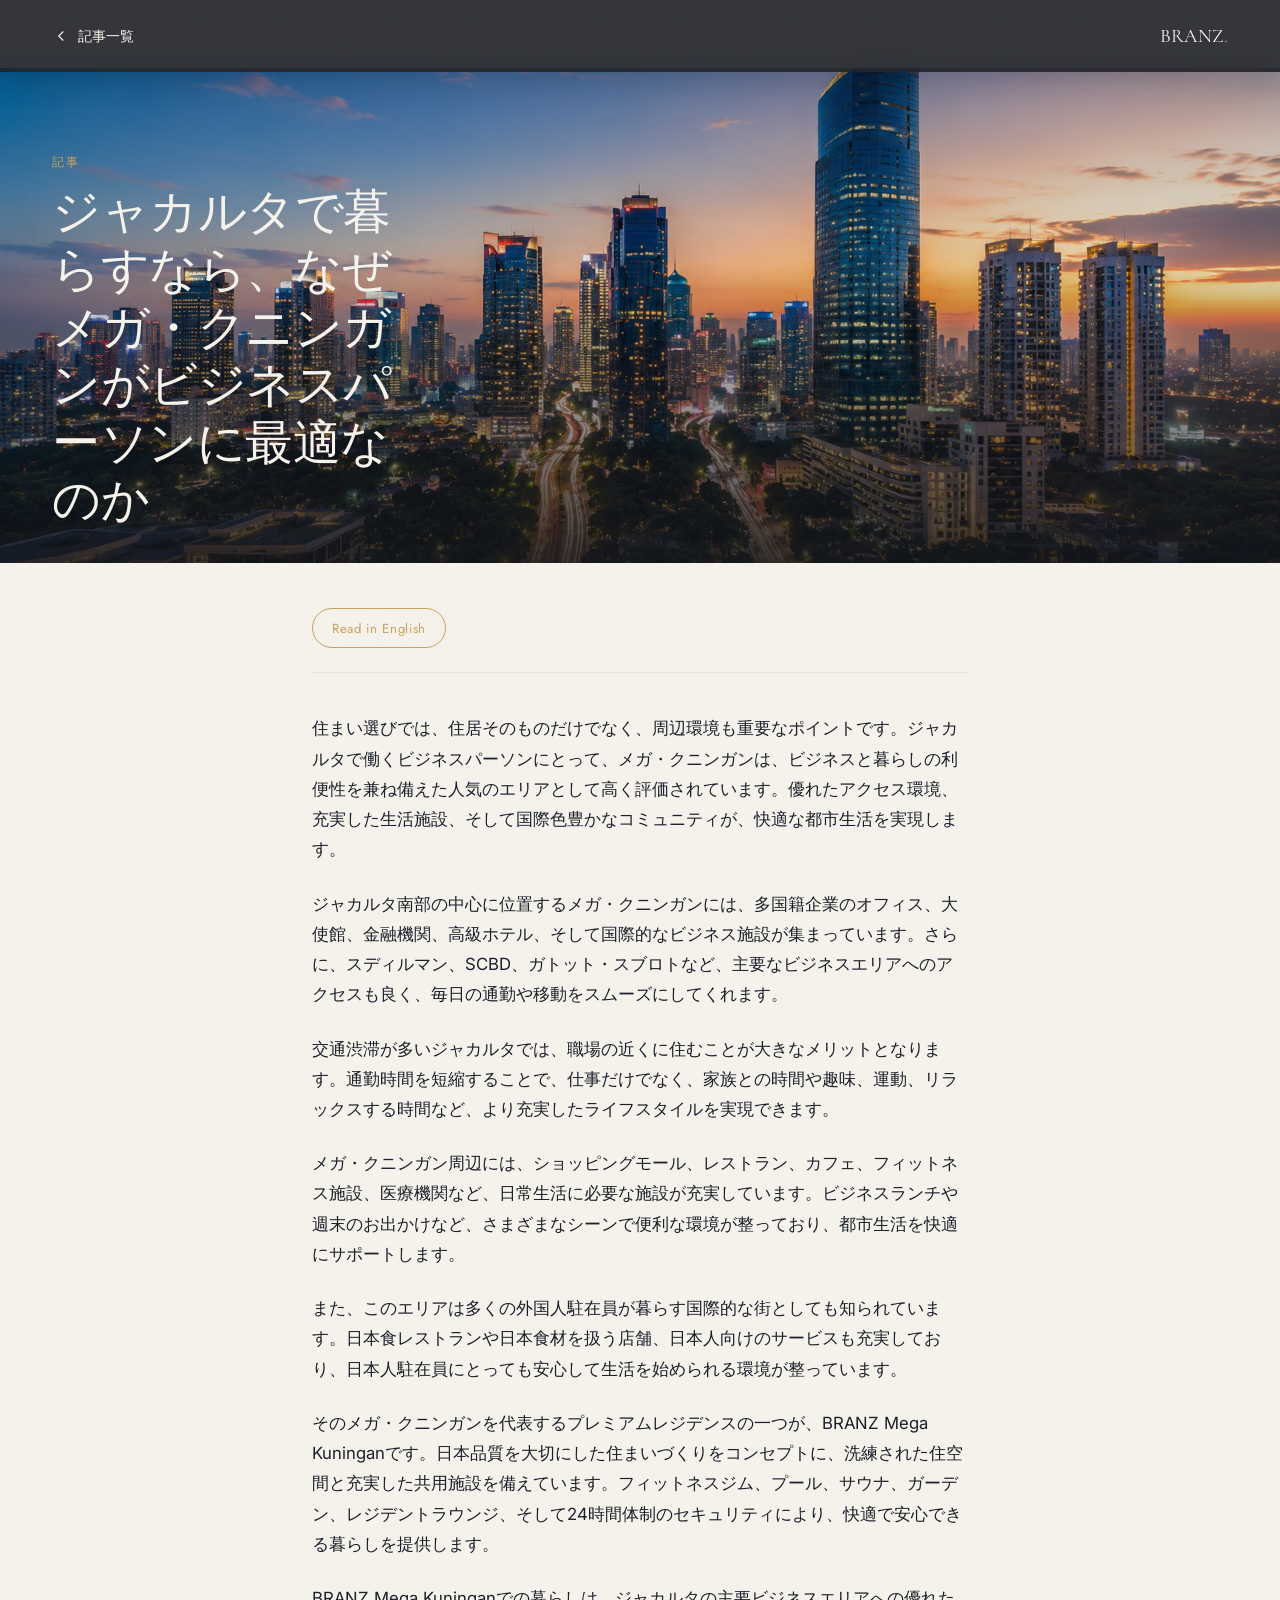
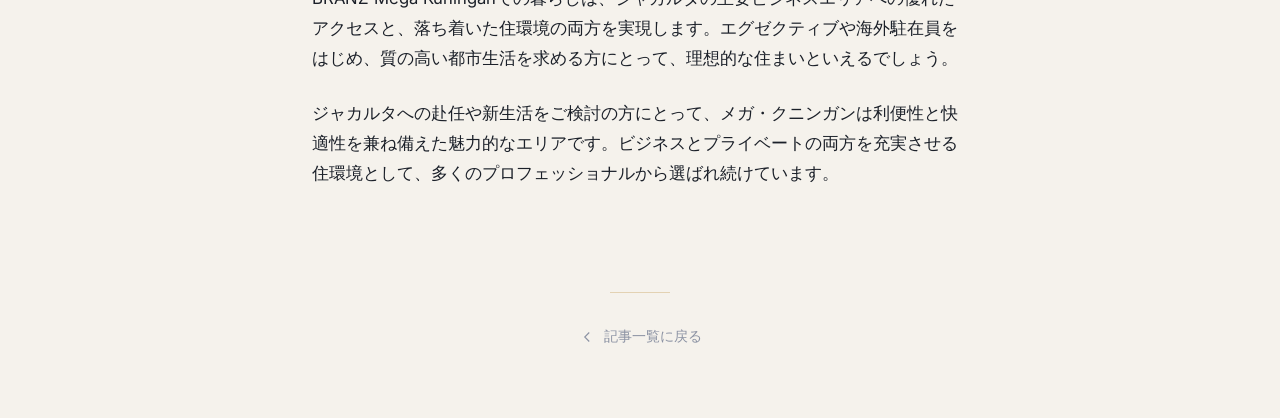
<file: articles/article-ja-4.html>
<!doctype html>
<html lang="ja">
  <head>
    <meta charset="UTF-8" />
    <meta name="viewport" content="width=device-width, initial-scale=1.0" />
    <title>ジャカルタで暮らすなら、なぜメガ・クニンガンがビジネスパーソンに最適なのか | BRANZ Mega Kuningan</title>
    <meta name="description" content="ジャカルタで働くビジネスパーソンにとって、メガ・クニンガンはビジネスと暮らしの利便性を兼ね備えた人気のエリアです。優れたアクセス環境と充実した生活施設が快適な都市生活を実現します。" />
    <meta name="keywords" content="メガクニンガン 暮らし, ジャカルタ ビジネスパーソン, BRANZ Mega Kuningan, 駐在員 ジャカルタ, クニンガン レジデンス" />
    <meta name="author" content="Branz Mega Kuningan" />
    <meta property="og:type" content="article" />
    <meta property="og:title" content="ジャカルタで暮らすなら、なぜメガ・クニンガンがビジネスパーソンに最適なのか" />
    <meta property="og:description" content="ジャカルタで働くビジネスパーソンにとって、メガ・クニンガンはビジネスと暮らしの利便性を兼ね備えた人気のエリアです。優れたアクセス環境と充実した生活施設が快適な都市生活を実現します。" />
    <meta property="og:image" content="../assets/img/article/Artikel%204.png" />
    <meta property="og:locale" content="ja_JP" />
    <meta property="og:url" content="https://branzkuningan.com/article-ja-4.html" />
    <link rel="canonical" href="https://branzkuningan.com/article-ja-4.html" />
    <link rel="preconnect" href="https://fonts.googleapis.com" />
    <link rel="preconnect" href="https://fonts.gstatic.com" crossorigin />
    <link href="https://fonts.googleapis.com/css2?family=Cormorant+Garamond:ital,wght@0,400;0,500;0,600;1,400&family=Inter:wght@300;400;500;600&family=Jost:wght@300;400;500&display=swap" rel="stylesheet" />
    <link rel="stylesheet" href="../style.css" />
    <link rel="stylesheet" href="article.css" />
  </head>
  <body data-article-id="4" data-lang="ja">
    <div class="grain-overlay"></div>

    <nav class="article-nav">
      <div class="article-nav-inner">
        <a href="../index.html#articles" class="article-nav-back">
          <svg viewBox="0 0 24 24" fill="none" stroke="currentColor" stroke-width="1.5"><path d="m15 18-6-6 6-6"/></svg>
          記事一覧
        </a>
        <a href="../index.html" class="article-nav-logo">BRANZ<span>.</span></a>
      </div>
    </nav>

    <article>
      <header class="article-hero">
        <img src="../assets/img/article/Artikel 4.png" alt="ジャカルタで暮らすなら、なぜメガ・クニンガンがビジネスパーソンに最適なのか" id="articleImage" />
        <div class="article-hero-scrim"></div>
        <div class="article-hero-content">
          <span class="article-hero-label">記事</span>
          <h1 id="articleTitle">ジャカルタで暮らすなら、なぜメガ・クニンガンがビジネスパーソンに最適なのか</h1>
        </div>
      </header>

      <div class="article-main">
        <div class="article-toolbar">
          <a href="article-en-4.html" class="article-lang-toggle" id="langToggle">
            <svg viewBox="0 0 24 24" fill="none" stroke="currentColor" stroke-width="1.5"><path d="M12 2a10 10 0 1 0 10 10M12 2a10 10 0 0 0-10 10M12 2c1.7 0 3.3 4 3.3 10S13.7 22 12 22M12 2c-1.7 0-3.3 4-3.3 10S10.3 22 12 22M2 12h20"/></svg>
            Read in English
          </a>
        </div>
        <div class="article-body" id="articleBody"></div>
      </div>
    </article>

    <div class="article-footer">
      <div class="article-footer-divider"></div>
      <a href="../index.html#articles" class="article-back-link">
        <svg viewBox="0 0 24 24" fill="none" stroke="currentColor" stroke-width="1.5"><path d="m15 18-6-6 6-6"/></svg>
        記事一覧に戻る
      </a>
    </div>

    <script src="article.js"></script>
  </body>
</html>
</file>
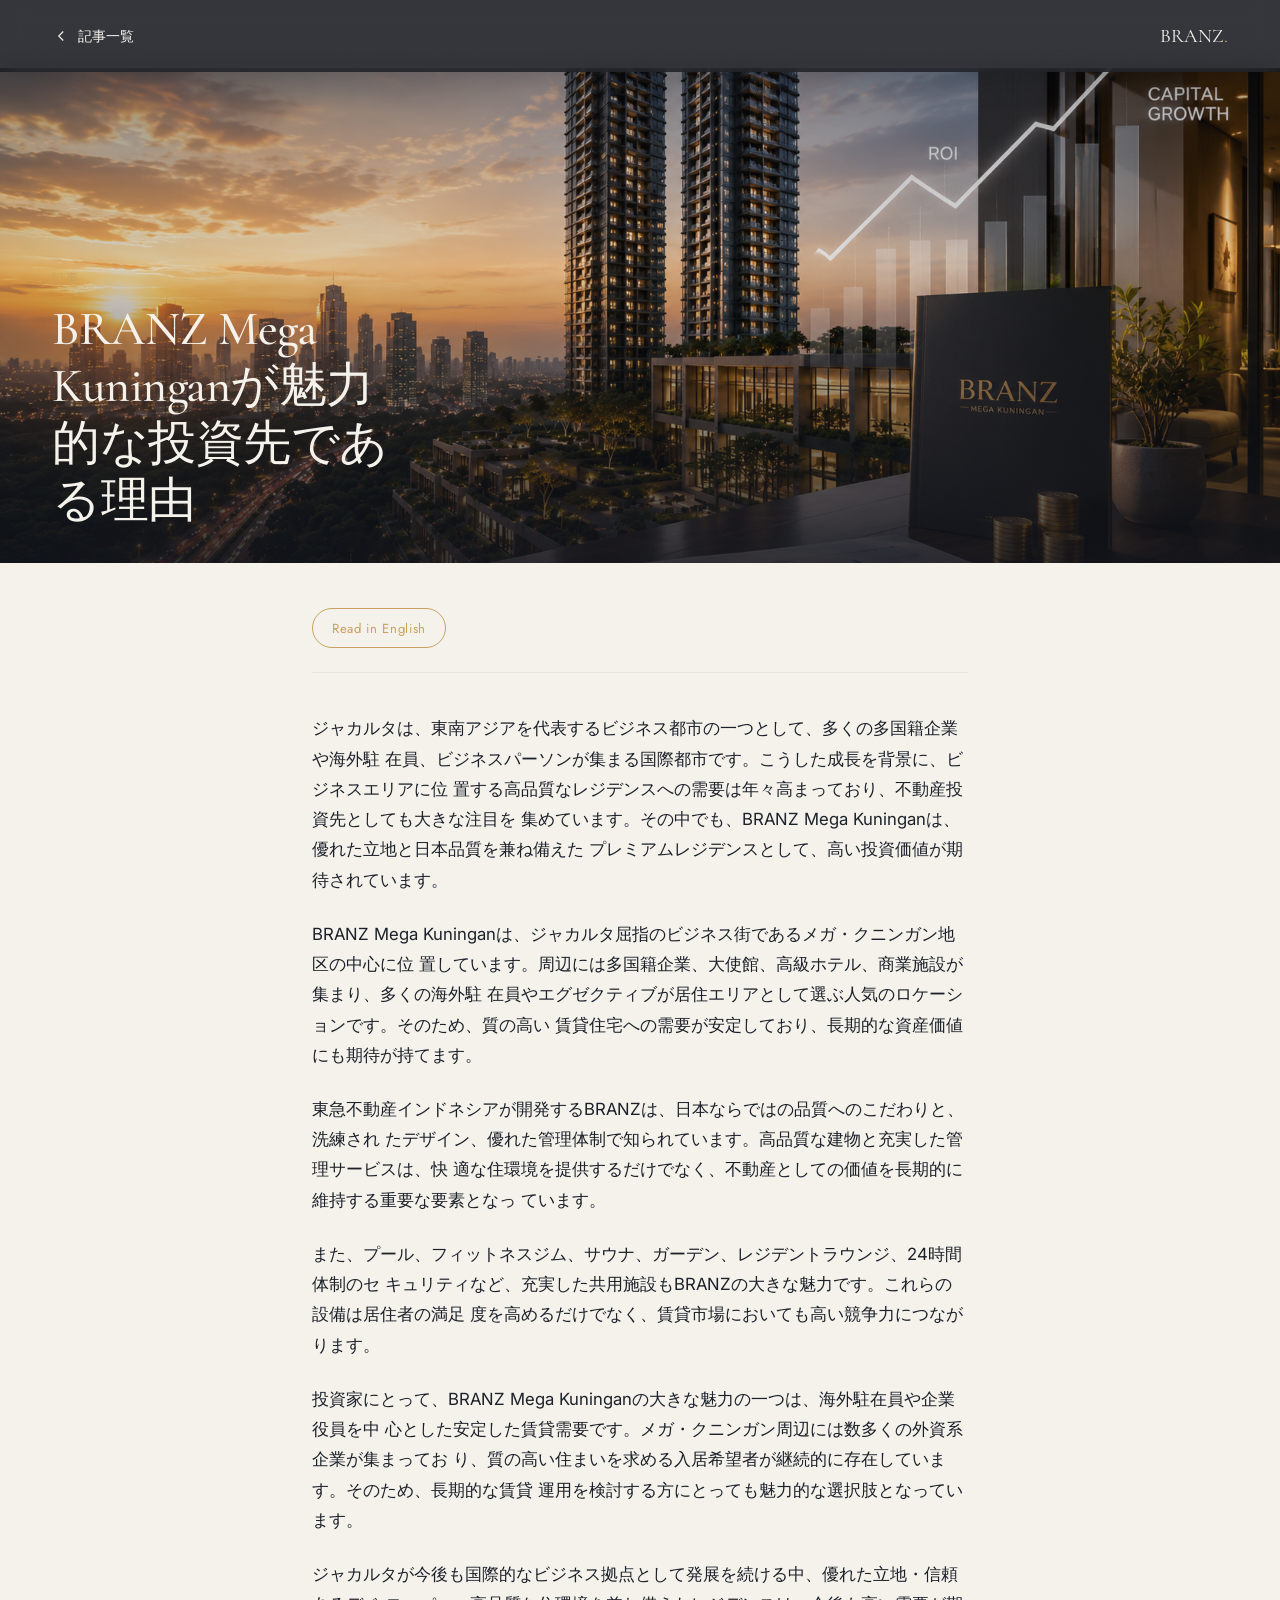
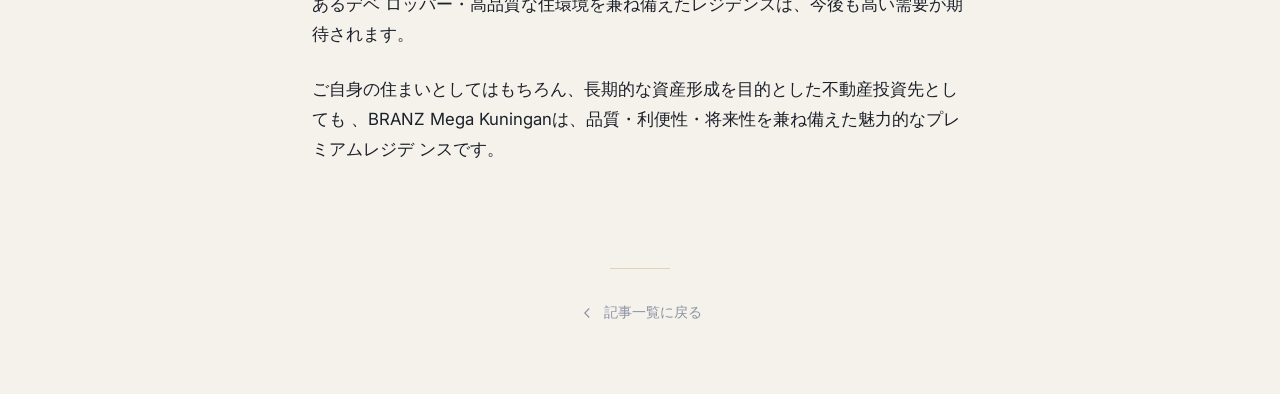
<file: articles/article-ja-5.html>
<!doctype html>
<html lang="ja">
  <head>
    <meta charset="UTF-8" />
    <meta name="viewport" content="width=device-width, initial-scale=1.0" />
    <title>BRANZ Mega Kuninganが魅力的な投資先である理由</title>
    <meta name="description" content="BRANZ Mega Kuninganがジャカルタで魅力的な投資先である理由を徹底解説。好立地・日本品質・充実設備・安定した賃貸需要。" />
    <meta name="keywords" content="BRANZ, メガクニンガン, 不動産投資, ジャカルタ投資, 東急不動産インドネシア, プレミアムレジデンス" />
    <meta name="author" content="Branz Mega Kuningan" />
    <meta property="og:type" content="article" />
    <meta property="og:title" content="BRANZ Mega Kuninganが魅力的な投資先である理由" />
    <meta property="og:description" content="BRANZ Mega Kuninganがジャカルタで魅力的な投資先である理由を徹底解説。好立地・日本品質・充実設備・安定した賃貸需要。" />
    <meta property="og:image" content="../assets/img/article/Artikel%205.png" />
    <meta property="og:locale" content="ja_JP" />
    <meta property="og:url" content="https://branzkuningan.com/article-ja-5.html" />
    <link rel="canonical" href="https://branzkuningan.com/article-ja-5.html" />
    <link rel="preconnect" href="https://fonts.googleapis.com" />
    <link rel="preconnect" href="https://fonts.gstatic.com" crossorigin />
    <link href="https://fonts.googleapis.com/css2?family=Cormorant+Garamond:ital,wght@0,400;0,500;0,600;1,400&family=Inter:wght@300;400;500;600&family=Jost:wght@300;400;500&display=swap" rel="stylesheet" />
    <link rel="stylesheet" href="../style.css" />
    <link rel="stylesheet" href="article.css" />
  </head>
  <body data-article-id="5" data-lang="ja">
    <div class="grain-overlay"></div>

    <nav class="article-nav">
      <div class="article-nav-inner">
        <a href="../index.html#articles" class="article-nav-back">
          <svg viewBox="0 0 24 24" fill="none" stroke="currentColor" stroke-width="1.5"><path d="m15 18-6-6 6-6"/></svg>
          記事一覧
        </a>
        <a href="../index.html" class="article-nav-logo">BRANZ<span>.</span></a>
      </div>
    </nav>

    <article>
      <header class="article-hero">
        <img src="../assets/img/article/Artikel 5.png" alt="BRANZ Mega Kuningan投資魅力" id="articleImage" />
        <div class="article-hero-scrim"></div>
        <div class="article-hero-content">
          <span class="article-hero-label">記事</span>
          <h1 id="articleTitle">BRANZ Mega Kuninganが魅力的な投資先である理由</h1>
        </div>
      </header>

      <div class="article-main">
        <div class="article-toolbar">
          <a href="article-en-5.html" class="article-lang-toggle" id="langToggle">
            <svg viewBox="0 0 24 24" fill="none" stroke="currentColor" stroke-width="1.5"><path d="M12 2a10 10 0 1 0 10 10M12 2a10 10 0 0 0-10 10M12 2c1.7 0 3.3 4 3.3 10S13.7 22 12 22M12 2c-1.7 0-3.3 4-3.3 10S10.3 22 12 22M2 12h20"/></svg>
            Read in English
          </a>
        </div>
        <div class="article-body" id="articleBody"></div>
      </div>
    </article>

    <div class="article-footer">
      <div class="article-footer-divider"></div>
      <a href="../index.html#articles" class="article-back-link">
        <svg viewBox="0 0 24 24" fill="none" stroke="currentColor" stroke-width="1.5"><path d="m15 18-6-6 6-6"/></svg>
        記事一覧に戻る
      </a>
    </div>

    <script src="article.js"></script>
  </body>
</html>
</file>
<file: style.css>
/* ===================================================
   BRANZ MEGA KUNINGAN — Design tokens
   Palette: deep charcoal-navy, muted brass, warm off-white
=================================================== */

:root {
  --ink:        #12151C;
  --ink-soft:   #1B2029;
  --ink-line:   #2A2F3A;
  --paper:      #F5F2EC;
  --paper-dim:  #EAE5DA;
  --brass:      #C9A15D;
  --brass-soft: #E3C88F;
  --slate:      #8B92A3;
  --white:      #FFFFFF;

  --font-display: 'Cormorant Garamond', serif;
  --font-body: 'Inter', sans-serif;
  --font-utility: 'Jost', sans-serif;

  --ease: cubic-bezier(0.16, 1, 0.3, 1);
  --dur-med: 0.7s;
  --dur-slow: 1.1s;
}

* { margin: 0; padding: 0; box-sizing: border-box; }

html { scroll-behavior: smooth; }

@media (prefers-reduced-motion: reduce) {
  html { scroll-behavior: auto; }
  *, *::before, *::after {
    animation-duration: 0.01ms !important;
    animation-iteration-count: 1 !important;
    transition-duration: 0.01ms !important;
    scroll-behavior: auto !important;
  }
}

body {
  font-family: var(--font-body);
  background: var(--paper);
  color: var(--ink);
  line-height: 1.6;
  overflow-x: hidden;
  -webkit-font-smoothing: antialiased;
}

img { max-width: 100%; display: block; }
a { text-decoration: none; color: inherit; }
ul { list-style: none; }
button { font-family: inherit; cursor: pointer; border: none; background: none; }

.grain-overlay {
  position: fixed;
  inset: 0;
  pointer-events: none;
  z-index: 999;
  opacity: 0.035;
  background-image: url("data:image/svg+xml,%3Csvg xmlns='http://www.w3.org/2000/svg' width='100' height='100'%3E%3Cfilter id='n'%3E%3CfeTurbulence type='fractalNoise' baseFrequency='0.9' numOctaves='2' stitchTiles='stitch'/%3E%3C/filter%3E%3Crect width='100%25' height='100%25' filter='url(%23n)'/%3E%3C/svg%3E");
  mix-blend-mode: overlay;
}

/* ---------- Utility ---------- */
:focus-visible {
  outline: 2px solid var(--brass);
  outline-offset: 3px;
}

.section-eyebrow {
  font-family: var(--font-utility);
  font-size: 0.8rem;
  letter-spacing: 0.18em;
  text-transform: uppercase;
  color: var(--brass);
  margin-bottom: 1rem;
  display: block;
}

h1, h2, h3 {
  font-family: var(--font-display);
  font-weight: 500;
  line-height: 1.15;
  letter-spacing: -0.01em;
}

h2 {
  font-size: clamp(1.9rem, 4vw, 3.1rem);
  max-width: 18ch;
}

.btn {
  display: inline-flex;
  align-items: center;
  gap: 0.5rem;
  padding: 1rem 2rem;
  font-family: var(--font-utility);
  font-size: 0.95rem;
  letter-spacing: 0.03em;
  border-radius: 2px;
  transition: all 0.4s var(--ease);
}
.btn-primary {
  background: var(--brass);
  color: var(--ink);
}
.btn-primary:hover {
  background: var(--brass-soft);
  transform: translateY(-2px);
}
.btn-ghost {
  color: var(--paper);
  border: 1px solid rgba(245,242,236,0.35);
}
.btn-ghost:hover {
  border-color: var(--brass);
  color: var(--brass);
}
.btn-arrow { transition: transform 0.3s var(--ease); }
.btn-ghost:hover .btn-arrow { transform: translateY(3px); }
.btn-block { width: 100%; justify-content: center; }

/* ---------- Reveal animation base states ---------- */
.reveal-up, .reveal-scale, .reveal-window {
  opacity: 0;
  will-change: transform, opacity;
}
.reveal-up { transform: translateY(36px); transition: opacity var(--dur-med) var(--ease), transform var(--dur-med) var(--ease); }
.reveal-scale { transform: scale(0.94); transition: opacity var(--dur-slow) var(--ease), transform var(--dur-slow) var(--ease); }
.reveal-window { transition: opacity 0.3s; }

.reveal-up.is-visible { opacity: 1; transform: translateY(0); }
.reveal-scale.is-visible { opacity: 1; transform: scale(1); }
.reveal-window.is-visible { opacity: 1; }

.reveal-line {
  display: block;
  overflow: hidden;
}
.reveal-line span {
  display: block;
  transform: translateY(110%);
  transition: transform 0.9s var(--ease);
}
.reveal-line.is-visible span { transform: translateY(0); }

/* ===================================================
   NAV
=================================================== */
.nav {
  position: fixed;
  top: 0; left: 0; right: 0;
  z-index: 100;
  padding: 1.3rem 0;
  transition: background 0.4s var(--ease), padding 0.4s var(--ease), box-shadow 0.4s var(--ease);
}
.nav.scrolled {
  background: rgba(18,21,28,0.85);
  backdrop-filter: blur(12px);
  padding: 0.9rem 0;
  box-shadow: 0 8px 30px rgba(0,0,0,0.15);
}
.nav-inner {
  max-width: 1240px;
  margin: 0 auto;
  padding: 0 2rem;
  display: flex;
  align-items: center;
  justify-content: space-between;
}
.nav-logo {
  font-family: var(--font-display);
  font-size: 1.4rem;
  color: var(--paper);
  letter-spacing: 0.02em;
}
.nav-logo span { color: var(--brass); }
.nav-links {
  display: flex;
  gap: 2.4rem;
  font-family: var(--font-utility);
  font-size: 0.92rem;
  color: rgba(245,242,236,0.8);
}
.nav-links a { position: relative; transition: color 0.3s; }
.nav-links a::after {
  content: '';
  position: absolute;
  bottom: -4px; left: 0;
  width: 0; height: 1px;
  background: var(--brass);
  transition: width 0.3s var(--ease);
}
.nav-links a:hover { color: var(--brass); }
.nav-links a:hover::after { width: 100%; }
.nav-cta {
  font-family: var(--font-utility);
  font-size: 0.88rem;
  color: var(--ink);
  background: var(--brass);
  padding: 0.6rem 1.4rem;
  border-radius: 2px;
  transition: background 0.3s;
}
.nav-cta:hover { background: var(--brass-soft); }

.nav-burger {
  display: none;
  flex-direction: column;
  gap: 5px;
  width: 26px;
  z-index: 101;
}
.nav-burger span {
  height: 1.5px;
  width: 100%;
  background: var(--paper);
  transition: transform 0.3s var(--ease), opacity 0.3s;
}
.nav-burger.open span:nth-child(1) { transform: translateY(6.5px) rotate(45deg); }
.nav-burger.open span:nth-child(2) { opacity: 0; }
.nav-burger.open span:nth-child(3) { transform: translateY(-6.5px) rotate(-45deg); }

.nav-mobile {
  position: fixed;
  top: 0; right: 0;
  height: 100vh;
  width: min(78vw, 340px);
  background: var(--ink);
  transform: translateX(100%);
  transition: transform 0.5s var(--ease);
  display: flex;
  flex-direction: column;
  justify-content: center;
  gap: 2rem;
  padding: 2rem 2.5rem;
  z-index: 100;
}
.nav-mobile.open { transform: translateX(0); }
.nav-mobile a {
  font-family: var(--font-display);
  font-size: 1.5rem;
  color: var(--paper);
}
.nav-mobile-cta {
  color: var(--brass) !important;
}

/* ===================================================
   HERO
=================================================== */
.hero {
  position: relative;
  height: 100vh;
  min-height: 640px;
  display: flex;
  align-items: flex-end;
  overflow: hidden;
  background: var(--ink);
}
.hero-media {
  position: absolute;
  inset: 0;
  z-index: 0;
}
.hero-media img {
  width: 100%;
  height: 100%;
  object-fit: cover;
  object-position: center 40%;
  transform: scale(1.08);
  will-change: transform;
}
.hero-scrim {
  position: absolute;
  inset: 0;
  background:
    linear-gradient(180deg, rgba(18,21,28,0.55) 0%, rgba(18,21,28,0.2) 35%, rgba(18,21,28,0.85) 100%);
}
.hero-content {
  position: relative;
  z-index: 1;
  padding: 1.4rem 2rem 6.5rem;
  max-width: 1240px;
  margin: 0 auto;
  width: 100%;
}
.hero-eyebrow {
  font-family: var(--font-utility);
  color: var(--brass-soft);
  letter-spacing: 0.18em;
  text-transform: uppercase;
  font-size: 0.82rem;
  margin-bottom: 1.4rem;
}
.hero-brand {
  position: absolute;
  top: 0;
  left: 1.4rem;
  z-index: 110;
  padding-top: 2.8rem;
  pointer-events: none;
}
.hero-logo {
  height: auto;
  width: 260px;
  display: block;
  filter: brightness(1.2) drop-shadow(0 2px 8px rgba(0,0,0,0.5));
}
.hero-title {
  color: var(--paper);
  font-size: clamp(2.6rem, 7vw, 5.4rem);
  margin-bottom: 1.6rem;
}
.hero-title .accent { color: var(--brass); font-style: italic; }
.hero-sub {
  color: rgba(245,242,236,0.82);
  max-width: 42ch;
  font-size: 1.05rem;
  margin-bottom: 2.2rem;
}
.hero-actions { display: flex; gap: 1rem; flex-wrap: wrap; }

.hero-scrollcue {
  position: absolute;
  bottom: 2.2rem;
  right: 2.5rem;
  z-index: 1;
  display: flex;
  flex-direction: column;
  align-items: center;
  gap: 0.6rem;
  color: rgba(245,242,236,0.6);
}
.hero-scrollcue span {
  width: 1px;
  height: 40px;
  background: rgba(245,242,236,0.4);
  position: relative;
  overflow: hidden;
}
.hero-scrollcue span::after {
  content: '';
  position: absolute;
  top: -100%; left: 0;
  width: 100%; height: 100%;
  background: var(--brass);
  animation: scrollcue 2s ease-in-out infinite;
}
@keyframes scrollcue {
  0% { top: -100%; }
  60% { top: 100%; }
  100% { top: 100%; }
}
.hero-scrollcue p {
  font-family: var(--font-utility);
  font-size: 0.72rem;
  letter-spacing: 0.15em;
  text-transform: uppercase;
  writing-mode: vertical-rl;
}

.hero-pricing {
  position: absolute;
  bottom: 8rem;
  right: 2.5rem;
  z-index: 2;
  display: flex;
  flex-direction: column;
  gap: 1rem;
}
.hero-pricing-card {
  background: rgba(18,21,28,0.45);
  backdrop-filter: blur(16px) saturate(1.2);
  -webkit-backdrop-filter: blur(16px) saturate(1.2);
  border: 1px solid rgba(201,161,93,0.25);
  border-radius: 8px;
  padding: 1rem 2rem;
  display: flex;
  flex-direction: column;
  transition: border-color 0.3s var(--ease), background 0.3s var(--ease), box-shadow 0.3s var(--ease);
  box-shadow: 0 8px 32px rgba(0,0,0,0.2), inset 0 1px 0 rgba(255,255,255,0.06);
}
.hero-pricing-card:hover {
  border-color: rgba(201,161,93,0.5);
  background: rgba(18,21,28,0.55);
  box-shadow: 0 12px 40px rgba(0,0,0,0.3), inset 0 1px 0 rgba(255,255,255,0.08);
}
.hero-pricing-label {
  font-family: var(--font-utility);
  font-size: 0.8rem;
  letter-spacing: 0.18em;
  text-transform: uppercase;
  color: rgba(245,242,236,0.6);
  line-height: 1.4;
  margin-bottom: 0.15rem;
}
.hero-pricing-value {
  font-family: var(--font-display);
  font-size: 1.6rem;
  color: var(--brass);
  font-weight: 600;
  line-height: 1.2;
}
.hero-pricing-unit {
  font-size: 0.9rem;
  font-weight: 400;
  opacity: 0.7;
}

/* ===================================================
   ABOUT
=================================================== */
.about {
  padding: clamp(5rem, 10vw, 9rem) 2rem;
  max-width: 1240px;
  margin: 0 auto;
}
.about-grid {
  display: grid;
  grid-template-columns: 1.1fr 0.9fr;
  gap: 5rem;
  align-items: center;
}
.about-text h2 { margin-bottom: 1.5rem; }
.about-body {
  color: var(--ink-soft);
  max-width: 52ch;
  margin-bottom: 2.8rem;
  font-size: 1.02rem;
}
.about-stats {
  display: grid;
  grid-template-columns: repeat(3, 1fr);
  gap: 1.8rem;
  border-top: 1px solid var(--paper-dim);
  padding-top: 2rem;
}
.stat { display: flex; flex-direction: column; gap: 0.4rem; }
.stat-num {
  font-family: var(--font-display);
  font-size: 1.7rem;
  color: var(--brass);
}
.stat-label {
  font-size: 0.82rem;
  color: var(--slate);
  line-height: 1.4;
}
.about-media {
  border-radius: 3px;
  overflow: hidden;
  aspect-ratio: 4/5;
}
.about-media img { width: 100%; height: 100%; object-fit: cover; }

/* ===================================================
   FACILITIES
=================================================== */
.facilities {
  background: var(--ink);
  padding: clamp(5rem, 10vw, 9rem) 2rem;
}
.facilities-head {
  max-width: 1240px;
  margin: 0 auto 3.5rem;
}
.facilities-head h2 { color: var(--paper); }
.facilities-grid {
  max-width: 1240px;
  margin: 0 auto;
  display: grid;
  grid-template-columns: repeat(3, 1fr);
  gap: 1px;
  background: var(--ink-line);
  border: 1px solid var(--ink-line);
}
.fac-card {
  background: var(--ink);
  padding: 2.6rem 2.2rem;
  transition: background 0.4s var(--ease);
}
.fac-card:hover { background: var(--ink-soft); }
.fac-icon {
  width: 44px; height: 44px;
  color: var(--brass);
  margin-bottom: 1.6rem;
}
.fac-icon svg { width: 100%; height: 100%; }
.fac-card h3 {
  color: var(--paper);
  font-size: 1.2rem;
  margin-bottom: 0.7rem;
}
.fac-card p {
  color: var(--slate);
  font-size: 0.92rem;
  line-height: 1.55;
}

/* ===================================================
   PRICING
=================================================== */
.pricing {
  background: var(--ink);
  padding: clamp(5rem, 10vw, 9rem) 2rem;
}
.pricing-head {
  max-width: 1240px;
  margin: 0 auto 3.5rem;
}
.pricing-head h2 { color: var(--paper); }
.pricing-grid {
  max-width: 1240px;
  margin: 0 auto;
  display: grid;
  grid-template-columns: 1fr 1fr;
  gap: 1.5rem;
}
.pricing-card {
  position: relative;
  background: var(--ink-soft);
  border: 1px solid var(--ink-line);
  border-radius: 3px;
  padding: 3rem 2.5rem;
  text-align: center;
  transition: all 0.5s var(--ease);
  overflow: hidden;
}
.pricing-card::before {
  content: '';
  position: absolute;
  top: 0; left: 0; right: 0;
  height: 3px;
  background: linear-gradient(90deg, var(--brass), var(--brass-soft));
  transform: scaleX(0);
  transform-origin: left;
  transition: transform 0.6s var(--ease);
}
.pricing-card:hover::before { transform: scaleX(1); }
.pricing-card:hover {
  border-color: var(--brass);
  transform: translateY(-4px);
  box-shadow: 0 20px 60px rgba(0,0,0,0.3);
}
.pricing-card::after {
  content: '';
  position: absolute;
  top: -50%; right: -50%;
  width: 100%; height: 100%;
  background: radial-gradient(circle, rgba(201,161,93,0.04) 0%, transparent 70%);
  pointer-events: none;
}
.pricing-icon {
  width: 48px; height: 48px;
  margin: 0 auto 1.5rem;
  color: var(--brass);
  position: relative;
  z-index: 1;
}
.pricing-icon svg { width: 100%; height: 100%; }
.pricing-label {
  font-family: var(--font-utility);
  font-size: 0.82rem;
  letter-spacing: 0.18em;
  text-transform: uppercase;
  color: var(--slate);
  margin-bottom: 0.75rem;
  position: relative;
  z-index: 1;
}
.pricing-value {
  font-family: var(--font-display);
  font-size: clamp(2.2rem, 3.5vw, 3rem);
  font-weight: 600;
  color: var(--brass);
  line-height: 1.1;
  margin-bottom: 0.5rem;
  position: relative;
  z-index: 1;
}
.pricing-value-sub {
  font-family: var(--font-display);
  font-size: 1rem;
  color: var(--brass-soft);
  opacity: 0.8;
  margin-bottom: 1.2rem;
  position: relative;
  z-index: 1;
}
.pricing-desc {
  font-size: 0.92rem;
  color: var(--slate);
  line-height: 1.5;
  max-width: 26ch;
  margin: 0 auto 1.5rem;
  position: relative;
  z-index: 1;
}
.pricing-divider {
  width: 40px;
  height: 1px;
  background: var(--brass);
  margin: 0 auto 1.2rem;
  opacity: 0.5;
  position: relative;
  z-index: 1;
}
.pricing-cta {
  font-family: var(--font-utility);
  font-size: 0.75rem;
  color: var(--slate);
  opacity: 0.6;
  position: relative;
  z-index: 1;
}
.pricing-footnote {
  text-align: center;
  margin-top: 2.5rem;
  font-size: 0.92rem;
  color: var(--slate);
  font-family: var(--font-utility);
}
.pricing-footnote a {
  color: var(--brass-soft);
  text-decoration: underline;
  transition: color 0.3s;
}
.pricing-footnote a:hover {
  color: var(--brass);
}

/* ===================================================
   UNITS — window gallery signature
=================================================== */
.units {
  padding: clamp(5rem, 10vw, 9rem) 2rem;
  max-width: 1240px;
  margin: 0 auto;
}
.units-head { margin-bottom: 3.5rem; max-width: 640px; }
.units-sub { color: var(--slate); margin-top: 1rem; }

.window-gallery {
  display: grid;
  grid-template-columns: repeat(6, 1fr);
  grid-template-rows: 340px 340px;
  gap: 0.9rem;
}
.window-frame {
  position: relative;
  overflow: hidden;
  border-radius: 2px;
  cursor: pointer;
}
.window-frame:nth-child(1) { grid-column: span 3; grid-row: span 2; }
.window-frame:nth-child(2) { grid-column: span 3; grid-row: span 1; }
.window-frame:nth-child(3) { grid-column: span 3; grid-row: span 1; }
.window-frame:nth-child(4) { grid-column: span 2; grid-row: span 1; }
.window-frame:nth-child(5) { grid-column: span 4; grid-row: span 1; }

.window-frame img {
  width: 100%; height: 100%;
  object-fit: cover;
  transition: transform 0.7s var(--ease);
}
.window-frame:hover img { transform: scale(1.06); }

.window-shutter {
  position: absolute;
  inset: 0;
  background: var(--ink);
  z-index: 2;
  transform-origin: top;
  transform: scaleY(1);
  transition: transform 0.9s var(--ease);
}
.window-frame.is-visible .window-shutter {
  transform: scaleY(0);
}

.window-label {
  position: absolute;
  bottom: 1.1rem; left: 1.1rem;
  z-index: 1;
  color: var(--paper);
  font-family: var(--font-utility);
  font-size: 0.85rem;
  letter-spacing: 0.05em;
  padding: 0.4rem 0.9rem;
  background: rgba(18,21,28,0.55);
  backdrop-filter: blur(6px);
  border-radius: 2px;
  opacity: 0;
  transform: translateY(8px);
  transition: opacity 0.4s var(--ease) 0.3s, transform 0.4s var(--ease) 0.3s;
}
.window-frame.is-visible .window-label {
  opacity: 1;
  transform: translateY(0);
}

/* ===================================================
   ROOM TYPE
=================================================== */
.room-type {
  background: var(--paper);
  padding: clamp(5rem, 10vw, 9rem) 2rem;
}
.room-type-head {
  max-width: 1240px;
  margin: 0 auto 3.5rem;
}
.room-type-grid {
  max-width: 1240px;
  margin: 0 auto;
  display: grid;
  grid-template-columns: repeat(4, 1fr);
  gap: 1.2rem;
}
.room-card {
  position: relative;
  background: var(--white);
  border-radius: 3px;
  overflow: hidden;
  cursor: pointer;
  transition: transform 0.5s var(--ease), box-shadow 0.5s var(--ease);
  box-shadow: 0 4px 20px rgba(0,0,0,0.06);
  display: flex;
  flex-direction: column;
}
.room-card:hover {
  transform: translateY(-6px);
  box-shadow: 0 16px 48px rgba(0,0,0,0.1);
}
.room-card-thumb {
  position: relative;
  aspect-ratio: 4/3;
  overflow: hidden;
}
.room-card-thumb img {
  width: 100%;
  height: 100%;
  object-fit: cover;
  transition: transform 0.7s var(--ease);
}
.room-card:hover .room-card-thumb img {
  transform: scale(1.06);
}
.room-card-body {
  padding: 1.4rem 1.4rem 1.6rem;
  flex: 1;
  display: flex;
  flex-direction: column;
  gap: 0.8rem;
}
.room-card-name {
  font-family: var(--font-display);
  font-size: 1.2rem;
  font-weight: 500;
  color: var(--ink);
  line-height: 1.3;
}
.room-stats {
  display: flex;
  gap: 1rem;
  flex-wrap: wrap;
}
.room-stat {
  display: flex;
  align-items: center;
  gap: 0.35rem;
  font-size: 0.82rem;
  color: var(--slate);
  font-family: var(--font-utility);
}
.room-stat svg {
  width: 15px;
  height: 15px;
  color: var(--brass);
  flex-shrink: 0;
}
.room-btn {
  margin-top: auto;
  display: inline-flex;
  align-items: center;
  justify-content: center;
  gap: 0.4rem;
  padding: 0.7rem 1.2rem;
  font-family: var(--font-utility);
  font-size: 0.82rem;
  letter-spacing: 0.05em;
  text-transform: uppercase;
  color: var(--brass);
  border: 1px solid var(--brass);
  border-radius: 2px;
  background: transparent;
  transition: all 0.35s var(--ease);
  cursor: pointer;
}
.room-btn:hover {
  background: var(--brass);
  color: var(--ink);
}
.room-btn svg {
  width: 14px;
  height: 14px;
  transition: transform 0.3s var(--ease);
}
.room-btn:hover svg {
  transform: translateX(3px);
}

/* ===================================================
   ROOM TYPE MODAL
=================================================== */
.modal-overlay {
  position: fixed;
  inset: 0;
  z-index: 200;
  background: rgba(18,21,28,0.85);
  backdrop-filter: blur(12px);
  -webkit-backdrop-filter: blur(12px);
  display: flex;
  align-items: center;
  justify-content: center;
  opacity: 0;
  pointer-events: none;
  transition: opacity 0.4s var(--ease);
  padding: 2rem;
}
.modal-overlay.open {
  opacity: 1;
  pointer-events: auto;
}
.modal {
  position: relative;
  display: flex;
  max-width: 1100px;
  width: 100%;
  max-height: 85vh;
  background: var(--ink-soft);
  border: 1px solid var(--ink-line);
  border-radius: 4px;
  overflow: hidden;
  transform: translateY(30px) scale(0.97);
  transition: transform 0.5s var(--ease);
}
.modal-overlay.open .modal {
  transform: translateY(0) scale(1);
}
.modal-close {
  position: absolute;
  top: 1rem;
  right: 1rem;
  z-index: 10;
  width: 36px;
  height: 36px;
  display: flex;
  align-items: center;
  justify-content: center;
  background: rgba(18,21,28,0.6);
  border: 1px solid rgba(245,242,236,0.15);
  border-radius: 50%;
  color: var(--paper);
  cursor: pointer;
  transition: background 0.3s, border-color 0.3s;
}
.modal-close:hover {
  background: rgba(18,21,28,0.8);
  border-color: var(--brass);
}
.modal-close svg {
  width: 18px;
  height: 18px;
}
.modal-carousel {
  position: relative;
  width: 60%;
  min-height: 400px;
  background: var(--ink);
}
.modal-carousel-track {
  position: absolute;
  inset: 0;
}
.modal-carousel-track img {
  position: absolute;
  inset: 0;
  width: 100%;
  height: 100%;
  object-fit: cover;
  opacity: 0;
  transition: opacity 0.5s var(--ease);
}
.modal-carousel-track img.active {
  opacity: 1;
}
.modal-carousel-track img.is-fasad {
  object-fit: contain;
  background: var(--ink);
}
.modal-arrow {
  position: absolute;
  top: 50%;
  transform: translateY(-50%);
  z-index: 5;
  width: 40px;
  height: 40px;
  display: flex;
  align-items: center;
  justify-content: center;
  background: rgba(18,21,28,0.5);
  border: 1px solid rgba(245,242,236,0.12);
  border-radius: 50%;
  color: var(--paper);
  cursor: pointer;
  transition: background 0.3s, border-color 0.3s;
}
.modal-arrow:hover {
  background: rgba(18,21,28,0.8);
  border-color: var(--brass);
}
.modal-arrow svg {
  width: 20px;
  height: 20px;
}
.modal-arrow--prev { left: 1rem; }
.modal-arrow--next { right: 1rem; }
.modal-counter {
  position: absolute;
  bottom: 1rem;
  left: 1rem;
  z-index: 5;
  font-family: var(--font-utility);
  font-size: 0.8rem;
  color: var(--paper);
  background: rgba(18,21,28,0.6);
  padding: 0.3rem 0.8rem;
  border-radius: 2px;
}
.modal-dots {
  position: absolute;
  bottom: 1rem;
  right: 1rem;
  z-index: 5;
  display: flex;
  gap: 0.4rem;
}
.modal-dot {
  width: 8px;
  height: 8px;
  border-radius: 50%;
  background: rgba(245,242,236,0.3);
  transition: background 0.3s;
}
.modal-dot.active {
  background: var(--brass);
}
.modal-info {
  width: 40%;
  padding: 2.5rem 2rem;
  overflow-y: auto;
  color: var(--paper);
}
.modal-info-name {
  font-family: var(--font-display);
  font-size: 1.6rem;
  font-weight: 500;
  color: var(--paper);
  margin-bottom: 0.3rem;
}
.modal-info-eyebrow {
  font-family: var(--font-utility);
  font-size: 0.72rem;
  letter-spacing: 0.18em;
  text-transform: uppercase;
  color: var(--brass);
  margin-bottom: 0.2rem;
}
.modal-info-price-label {
  font-family: var(--font-utility);
  font-size: 0.75rem;
  letter-spacing: 0.12em;
  text-transform: uppercase;
  color: var(--slate);
  margin-top: 1.2rem;
  margin-bottom: 0.2rem;
}
.modal-info-price {
  font-family: var(--font-display);
  font-size: 1.5rem;
  font-weight: 600;
  color: var(--brass);
  margin-bottom: 1.2rem;
}
.modal-info-stats {
  display: grid;
  grid-template-columns: repeat(3, 1fr);
  gap: 0.8rem;
  padding: 1rem 0;
  border-top: 1px solid var(--ink-line);
  border-bottom: 1px solid var(--ink-line);
  margin-bottom: 1.2rem;
}
.modal-info-stat {
  text-align: center;
}
.modal-info-stat svg {
  width: 18px;
  height: 18px;
  color: var(--brass);
  margin-bottom: 0.3rem;
}
.modal-info-stat-value {
  font-family: var(--font-display);
  font-size: 1.1rem;
  color: var(--paper);
}
.modal-info-stat-label {
  font-family: var(--font-utility);
  font-size: 0.7rem;
  color: var(--slate);
  text-transform: uppercase;
  letter-spacing: 0.08em;
}
.modal-info-specs {
  margin-top: 0.5rem;
}
.modal-info-specs-title {
  font-family: var(--font-utility);
  font-size: 0.75rem;
  letter-spacing: 0.12em;
  text-transform: uppercase;
  color: var(--slate);
  margin-bottom: 0.6rem;
}
.modal-info-specs-list {
  display: flex;
  flex-direction: column;
  gap: 0.4rem;
}
.modal-info-specs-list li {
  font-size: 0.82rem;
  color: rgba(245,242,236,0.75);
  padding-left: 0.8rem;
  position: relative;
  line-height: 1.4;
}
.modal-info-specs-list li::before {
  content: '';
  position: absolute;
  left: 0;
  top: 0.5em;
  width: 3px;
  height: 3px;
  border-radius: 50%;
  background: var(--brass);
}
.modal-info-wa {
  display: flex;
  align-items: center;
  justify-content: center;
  gap: 0.5rem;
  margin-top: 1.4rem;
  padding: 0.75rem 1.2rem;
  font-family: var(--font-utility);
  font-size: 0.85rem;
  letter-spacing: 0.04em;
  color: var(--white);
  background: #25D366;
  border-radius: 3px;
  transition: opacity 0.3s;
}
.modal-info-wa:hover {
  opacity: 0.85;
  color: var(--white);
}
.modal-info-wa svg {
  width: 18px;
  height: 18px;
}

/* ===================================================
   TENANTS
=================================================== */
.tenants {
  background: var(--ink);
  padding: clamp(5rem, 10vw, 9rem) 2rem;
}
.tenants-head {
  max-width: 1240px;
  margin: 0 auto 2rem;
  text-align: center;
}
.tenants-head h2 {
  color: var(--paper);
  margin: 0 auto;
}
.tenants-badges {
  max-width: 1240px;
  margin: 0 auto 3rem;
  display: flex;
  justify-content: center;
  gap: 0.6rem;
  flex-wrap: wrap;
}
.badge {
  padding: 0.5rem 1.4rem;
  font-family: var(--font-utility);
  font-size: 0.78rem;
  letter-spacing: 0.1em;
  text-transform: uppercase;
  color: var(--slate);
  border: 1px solid var(--ink-line);
  border-radius: 100px;
  background: transparent;
  cursor: pointer;
  transition: all 0.35s var(--ease);
}
.badge:hover {
  border-color: var(--brass);
  color: var(--brass-soft);
}
.badge.active {
  background: var(--brass);
  border-color: var(--brass);
  color: var(--ink);
}
.tenants-grid {
  max-width: 1240px;
  margin: 0 auto;
  display: grid;
  grid-template-columns: repeat(3, 1fr);
  gap: 1.2rem;
}
.tenant-card {
  position: relative;
  border-radius: 4px;
  overflow: hidden;
  cursor: default;
  transition: opacity 0.5s var(--ease), transform 0.5s var(--ease), max-height 0.5s var(--ease), margin 0.5s var(--ease), padding 0.5s var(--ease), visibility 0.5s;
}
.tenant-card.hidden {
  display: none;
}
.tenant-card-inner {
  position: relative;
  aspect-ratio: 16/10;
  display: flex;
  flex-direction: column;
  justify-content: flex-end;
  padding: 1.8rem 1.5rem;
  overflow: hidden;
}
.tenant-card-inner::before {
  content: '';
  position: absolute;
  inset: 0;
  background: linear-gradient(180deg, transparent 40%, rgba(18,21,28,0.85) 100%);
  z-index: 1;
}
.tenant-card-inner::after {
  content: '';
  position: absolute;
  inset: 0;
  opacity: 0.07;
  background-image: url("data:image/svg+xml,%3Csvg width='60' height='60' viewBox='0 0 60 60' xmlns='http://www.w3.org/2000/svg'%3E%3Cg fill='none' fill-rule='evenodd'%3E%3Cg fill='%23ffffff' fill-opacity='0.4'%3E%3Cpath d='M36 34v-4h-2v4h-4v2h4v4h2v-4h4v-2h-4zm0-30V0h-2v4h-4v2h4v4h2V6h4V4h-4zM6 34v-4H4v4H0v2h4v4h2v-4h4v-2H6zM6 4V0H4v4H0v2h4v4h2V6h4V4H6z'/%3E%3C/g%3E%3C/g%3E%3C/svg%3E");
  z-index: 0;
}
.tenant-card-bg {
  position: absolute;
  inset: 0;
  width: 100%;
  height: 100%;
  object-fit: cover;
  opacity: 0.35;
  z-index: 0;
  transition: transform 0.5s var(--ease);
}
.tenant-card:hover .tenant-card-bg {
  transform: scale(1.08);
}
.tenant-card:hover .tenant-card-grad {
  transform: scale(1.08);
}
.tenant-card-grad {
  position: absolute;
  inset: 0;
  z-index: 0;
}
.tenant-card-grad--dining {
  background: linear-gradient(135deg, #1B2029 0%, #4A3528 100%);
}
.tenant-card-grad--shopping {
  background: linear-gradient(135deg, #1B2029 0%, #1A3A3A 100%);
}
.tenant-card-grad--wellness {
  background: linear-gradient(135deg, #1B2029 0%, #1A2E22 100%);
}
.tenant-card-grad--entertainment {
  background: linear-gradient(135deg, #1B2029 0%, #2E1A3A 100%);
}
.tenant-card-content {
  position: relative;
  z-index: 2;
  transition: transform 0.4s var(--ease);
}
.tenant-card:hover .tenant-card-content {
  transform: translateY(-4px);
}
.tenant-category {
  display: flex;
  align-items: center;
  gap: 0.35rem;
  font-family: var(--font-utility);
  font-size: 0.65rem;
  letter-spacing: 0.15em;
  text-transform: uppercase;
  color: var(--brass);
  margin-bottom: 0.5rem;
}
.tenant-category svg {
  width: 12px;
  height: 12px;
}
.tenant-name {
  font-family: var(--font-display);
  font-size: 1.15rem;
  color: var(--paper);
  font-weight: 500;
  line-height: 1.25;
  margin-bottom: 0.2rem;
}
.tenant-sub {
  font-size: 0.82rem;
  color: rgba(245,242,236,0.55);
  line-height: 1.4;
  max-width: 30ch;
}
.tenant-coming {
  display: inline-block;
  margin-top: 0.5rem;
  padding: 0.2rem 0.6rem;
  font-family: var(--font-utility);
  font-size: 0.6rem;
  letter-spacing: 0.1em;
  text-transform: uppercase;
  color: var(--brass);
  border: 1px solid rgba(201,161,93,0.4);
  border-radius: 100px;
}

/* ===================================================
   ARTICLES
=================================================== */
.articles {
  padding: clamp(5rem, 10vw, 9rem) 2rem;
  max-width: 1240px;
  margin: 0 auto;
}
.articles-head { margin-bottom: 3.5rem; max-width: 640px; }
.articles-sub { color: var(--slate); margin-top: 1rem; }

.articles-grid {
  display: grid;
  grid-template-columns: repeat(3, 1fr);
  gap: 1.5rem;
}
.article-card {
  position: relative;
  background: var(--white);
  border-radius: 3px;
  overflow: hidden;
  transition: transform 0.5s var(--ease), box-shadow 0.5s var(--ease);
  box-shadow: 0 4px 20px rgba(0,0,0,0.06);
  display: flex;
  flex-direction: column;
}
.article-card:hover {
  transform: translateY(-6px);
  box-shadow: 0 16px 48px rgba(0,0,0,0.1);
}
.article-card-thumb {
  position: relative;
  aspect-ratio: 16/10;
  overflow: hidden;
  background: var(--paper-dim);
}
.article-card-thumb img {
  width: 100%;
  height: 100%;
  object-fit: cover;
  transition: transform 0.7s var(--ease);
}
.article-card:hover .article-card-thumb img {
  transform: scale(1.06);
}
.article-card-body {
  padding: 1.4rem 1.4rem 1.6rem;
  flex: 1;
  display: flex;
  flex-direction: column;
  gap: 0.8rem;
}
.article-card-title {
  font-family: var(--font-display);
  font-size: 1.1rem;
  font-weight: 500;
  color: var(--ink);
  line-height: 1.35;
  display: -webkit-box;
  -webkit-line-clamp: 2;
  -webkit-box-orient: vertical;
  overflow: hidden;
  min-height: 0;
}
.article-card-actions {
  display: flex;
  gap: 0.6rem;
  margin-top: auto;
  flex-wrap: wrap;
}
.article-btn {
  flex: 1;
  display: inline-flex;
  align-items: center;
  justify-content: center;
  gap: 0.35rem;
  padding: 0.6rem 0.8rem;
  font-family: var(--font-utility);
  font-size: 0.78rem;
  letter-spacing: 0.04em;
  color: var(--brass);
  border: 1px solid var(--brass);
  border-radius: 2px;
  background: transparent;
  transition: all 0.35s var(--ease);
  text-align: center;
  white-space: nowrap;
}
.article-btn:hover {
  background: var(--brass);
  color: var(--ink);
}
.article-btn svg {
  width: 14px;
  height: 14px;
  flex-shrink: 0;
}

/* ===================================================
   LOCATION
=================================================== */
.location {
  background: var(--paper-dim);
  padding: clamp(5rem, 10vw, 9rem) 2rem;
}
.location-grid {
  max-width: 1240px;
  margin: 0 auto;
  display: grid;
  grid-template-columns: 0.9fr 1.1fr;
  gap: 4rem;
  align-items: center;
}
.location-text p { color: var(--ink-soft); max-width: 48ch; margin-top: 1.4rem; }
.location-list {
  margin-top: 2.4rem;
  display: flex;
  flex-direction: column;
  gap: 1rem;
}
.location-list li {
  font-size: 0.98rem;
  color: var(--ink-soft);
  padding-bottom: 1rem;
  border-bottom: 1px solid rgba(18,21,28,0.1);
}
.location-list li span {
  font-family: var(--font-display);
  color: var(--brass);
  margin-right: 0.5rem;
}
.location-map {
  aspect-ratio: 4/3.2;
  border-radius: 3px;
  overflow: hidden;
  filter: grayscale(0.3) contrast(1.05);
}
.map-iframe {
  width: 100%;
  height: 100%;
  border: 0;
}

/* ===================================================
   CTA / FORM
=================================================== */
.cta {
  background: var(--ink);
  padding: clamp(5rem, 12vw, 10rem) 2rem;
  position: relative;
}
.cta-inner {
  max-width: 640px;
  margin: 0 auto;
  text-align: center;
}
.cta h2 { color: var(--paper); margin: 0 auto 1rem; }
.cta-sub { color: var(--slate); max-width: 46ch; margin: 0 auto 3rem; }

.lead-form {
  text-align: left;
  display: flex;
  flex-direction: column;
  gap: 1.3rem;
}
.form-row {
  display: grid;
  grid-template-columns: 1fr 1fr;
  gap: 1.3rem;
}
.form-group { position: relative; }
.form-group input, .form-group textarea {
  width: 100%;
  background: transparent;
  border: 1px solid rgba(245,242,236,0.25);
  color: var(--paper);
  padding: 1.1rem 1rem 0.6rem;
  font-family: var(--font-body);
  font-size: 0.98rem;
  border-radius: 2px;
  transition: border-color 0.3s;
  resize: vertical;
}
.form-group input:focus, .form-group textarea:focus {
  outline: none;
  border-color: var(--brass);
}
.form-group label {
  position: absolute;
  left: 1rem; top: 1.1rem;
  color: var(--slate);
  font-size: 0.98rem;
  pointer-events: none;
  transition: all 0.25s var(--ease);
}
.form-group input:focus + label,
.form-group input:not(:placeholder-shown) + label,
.form-group textarea:focus + label,
.form-group textarea:not(:placeholder-shown) + label {
  top: 0.4rem;
  font-size: 0.72rem;
  color: var(--brass);
}
.form-note {
  text-align: center;
  color: var(--slate);
  font-size: 0.88rem;
  margin-top: 0.5rem;
}
.form-note a { color: var(--brass-soft); text-decoration: underline; }

.lead-success {
  display: none;
  text-align: center;
  padding: 3rem 1rem;
}
.lead-success.show { display: block; }
.success-icon {
  width: 60px; height: 60px;
  border-radius: 50%;
  border: 1px solid var(--brass);
  color: var(--brass);
  display: flex; align-items: center; justify-content: center;
  font-size: 1.6rem;
  margin: 0 auto 1.4rem;
}
.lead-success h3 { color: var(--paper); margin-bottom: 0.6rem; }
.lead-success p { color: var(--slate); }

/* ===================================================
   FOOTER
=================================================== */
.footer {
  background: var(--ink);
  border-top: 1px solid var(--ink-line);
  padding: 2.6rem 2rem;
}
.footer-inner {
  max-width: 1240px;
  margin: 0 auto;
  text-align: center;
}
.footer-brand {
  font-family: var(--font-display);
  color: var(--paper);
  font-size: 1.2rem;
  margin-bottom: 0.8rem;
}
.footer-brand span { color: var(--brass); }
.footer p { color: var(--slate); font-size: 0.85rem; }
.footer-copy { margin-top: 0.4rem; opacity: 0.6; }

/* ===================================================
   FLOATING WHATSAPP
=================================================== */
.fab-wa {
  position: fixed;
  bottom: 1.8rem; right: 1.8rem;
  width: 68px; height: 68px;
  background: #25D366;
  color: white;
  border-radius: 50%;
  display: flex; align-items: center; justify-content: center;
  box-shadow: 0 8px 32px rgba(0,0,0,0.3);
  z-index: 90;
  transition: transform 0.3s var(--ease);
}
.fab-wa:hover { transform: scale(1.08); }
.fab-wa svg { width: 34px; height: 34px; }

/* ===================================================
   RESPONSIVE
=================================================== */
@media (max-width: 900px) {
  .nav-links { display: none; }
  .nav-cta { display: none; }
  .nav-burger { display: flex; }

  .about-grid { grid-template-columns: 1fr; gap: 3rem; }
  .about-media { order: -1; aspect-ratio: 16/10; }
  .about-stats { grid-template-columns: 1fr; gap: 1.4rem; }

  .facilities-grid { grid-template-columns: 1fr 1fr; }

  .pricing-grid { grid-template-columns: 1fr; }
  .pricing-card { padding: 2.5rem 1.8rem; }

  .room-type-grid { grid-template-columns: repeat(2, 1fr); }
  .articles-grid { grid-template-columns: repeat(2, 1fr); }
  .tenants-grid { grid-template-columns: repeat(2, 1fr); }
  .modal { flex-direction: column; max-height: 90vh; }
  .modal-carousel { width: 100%; min-height: 280px; height: 40vh; }
  .modal-info { width: 100%; padding: 1.5rem 1.4rem; }

  .window-gallery {
    grid-template-columns: repeat(2, 1fr);
    grid-template-rows: repeat(5, 220px);
  }
  .window-frame,
  .window-frame:nth-child(1),
  .window-frame:nth-child(2),
  .window-frame:nth-child(3),
  .window-frame:nth-child(4),
  .window-frame:nth-child(5) {
    grid-column: span 2 !important;
    grid-row: span 1 !important;
  }

  .location-grid { grid-template-columns: 1fr; }
  .location-map { aspect-ratio: 16/10; }

  .form-row { grid-template-columns: 1fr; }

  .hero-pricing {
    bottom: 2rem;
    right: 1.4rem;
  }
}

@media (max-width: 560px) {
  .hero-content { padding: 1rem 1.4rem 5rem; }
  .hero-scrollcue { display: none; }
  .hero-eyebrow { margin-top: 2rem; }
  .hero-brand { left: 1rem; padding-top: 2.2rem; }
  .hero-logo { width: 180px; }
  .hero-pricing {
    position: static;
    flex-direction: row;
    gap: 0.7rem;
    justify-content: center;
    margin-bottom: 1.2rem;
  }
  .hero-pricing-card {
    padding: 0.8rem 1.4rem;
  }
  .hero-pricing-label {
    font-size: 0.7rem;
  }
  .hero-pricing-value {
    font-size: 1.25rem;
  }
  .hero-pricing-unit {
    font-size: 0.8rem;
  }
  .about, .room-type, .tenants, .units, .location, .cta { padding-left: 1.4rem; padding-right: 1.4rem; }
  .facilities { padding-left: 1.4rem; padding-right: 1.4rem; }
  .facilities-grid { grid-template-columns: 1fr; }
  .room-type-grid { grid-template-columns: 1fr; }
  .articles-grid { grid-template-columns: 1fr; }
  .tenants-grid { grid-template-columns: 1fr; }
  .tenant-card-inner { aspect-ratio: 16/9; padding: 1.4rem 1.2rem; }
  .modal-overlay { padding: 1rem; }
  .modal-carousel { min-height: 220px; height: 30vh; }
  .modal-info-stats { grid-template-columns: repeat(3, 1fr); gap: 0.5rem; }
  .window-gallery { grid-template-columns: 1fr; grid-template-rows: repeat(5, 260px); }
  .window-frame { grid-column: span 1 !important; }
  .nav-inner { padding: 0 1.4rem; }
}
</file>
<file: articles/article.css>
/* ===================================================
   BRANZ MEGA KUNINGAN — Article Page Styles
   Uses the same design tokens as the main site.
   =================================================== */

/* ---------- Article page layout ---------- */
.article-page {
  background: var(--paper);
  min-height: 100vh;
}

/* ---------- Navigation override ---------- */
.article-nav {
  position: fixed;
  top: 0; left: 0; right: 0;
  z-index: 100;
  padding: 1.3rem 0;
  background: rgba(18,21,28,0.85);
  backdrop-filter: blur(12px);
  -webkit-backdrop-filter: blur(12px);
  box-shadow: 0 8px 30px rgba(0,0,0,0.15);
}
.article-nav-inner {
  max-width: 1240px;
  margin: 0 auto;
  padding: 0 2rem;
  display: flex;
  align-items: center;
  justify-content: space-between;
}
.article-nav-back {
  display: inline-flex;
  align-items: center;
  gap: 0.5rem;
  font-family: var(--font-utility);
  font-size: 0.9rem;
  color: var(--paper);
  transition: color 0.3s;
}
.article-nav-back:hover {
  color: var(--brass);
}
.article-nav-back svg {
  width: 18px;
  height: 18px;
  transition: transform 0.3s var(--ease);
}
.article-nav-back:hover svg {
  transform: translateX(-3px);
}
.article-nav-logo {
  font-family: var(--font-display);
  font-size: 1.2rem;
  color: var(--paper);
  letter-spacing: 0.02em;
}
.article-nav-logo span {
  color: var(--brass);
}

/* ---------- Article hero ---------- */
.article-hero {
  position: relative;
  height: 55vh;
  min-height: 380px;
  display: flex;
  align-items: flex-end;
  overflow: hidden;
  background: var(--ink);
  margin-top: 68px;
}
.article-hero img {
  position: absolute;
  inset: 0;
  width: 100%;
  height: 100%;
  object-fit: cover;
  object-position: center;
}
.article-hero-scrim {
  position: absolute;
  inset: 0;
  background: linear-gradient(180deg, rgba(18,21,28,0.3) 0%, rgba(18,21,28,0.1) 40%, rgba(18,21,28,0.85) 100%);
  z-index: 1;
}
.article-hero-content {
  position: relative;
  z-index: 2;
  padding: 2rem;
  max-width: 1240px;
  margin: 0 auto;
  width: 100%;
}
.article-hero-label {
  font-family: var(--font-utility);
  font-size: 0.75rem;
  letter-spacing: 0.18em;
  text-transform: uppercase;
  color: var(--brass);
  margin-bottom: 0.8rem;
  display: block;
}
.article-hero h1 {
  color: var(--paper);
  font-size: clamp(1.8rem, 4vw, 3rem);
  max-width: 16ch;
  line-height: 1.2;
}

/* ---------- Article body ---------- */
.article-main {
  max-width: 720px;
  margin: 0 auto;
  padding: 2.8rem 2rem 5rem;
}
.article-toolbar {
  display: flex;
  align-items: center;
  justify-content: space-between;
  margin-bottom: 2.5rem;
  padding-bottom: 1.5rem;
  border-bottom: 1px solid var(--paper-dim);
}
.article-lang-toggle {
  display: inline-flex;
  align-items: center;
  gap: 0.5rem;
  padding: 0.55rem 1.2rem;
  font-family: var(--font-utility);
  font-size: 0.82rem;
  letter-spacing: 0.05em;
  color: var(--brass);
  border: 1px solid var(--brass);
  border-radius: 100px;
  background: transparent;
  transition: all 0.35s var(--ease);
}
.article-lang-toggle:hover {
  background: var(--brass);
  color: var(--ink);
}
.article-lang-toggle svg {
  width: 16px;
  height: 16px;
}
.article-body {
  font-size: 1.05rem;
  line-height: 1.8;
  color: var(--ink-soft);
}
.article-body p {
  margin-bottom: 1.5rem;
}
.article-body strong {
  color: var(--ink);
  font-weight: 600;
}

/* ---------- Article footer / back ---------- */
.article-footer {
  max-width: 720px;
  margin: 0 auto;
  padding: 0 2rem 4rem;
  text-align: center;
}
.article-footer-divider {
  width: 60px;
  height: 1px;
  background: var(--brass);
  margin: 0 auto 2rem;
  opacity: 0.4;
}
.article-back-link {
  display: inline-flex;
  align-items: center;
  gap: 0.5rem;
  font-family: var(--font-utility);
  font-size: 0.9rem;
  color: var(--slate);
  transition: color 0.3s;
}
.article-back-link:hover {
  color: var(--brass);
}
.article-back-link svg {
  width: 18px;
  height: 18px;
  transition: transform 0.3s var(--ease);
}
.article-back-link:hover svg {
  transform: translateX(-4px);
}

/* ---------- Image credit / caption ---------- */
.article-hero-credit {
  position: absolute;
  bottom: 1rem;
  right: 2rem;
  z-index: 2;
  font-family: var(--font-utility);
  font-size: 0.7rem;
  color: rgba(245,242,236,0.5);
  letter-spacing: 0.05em;
}

/* ---------- Responsive ---------- */
@media (max-width: 900px) {
  .article-nav-inner { padding: 0 1.4rem; }
  .article-hero { height: 45vh; min-height: 300px; margin-top: 62px; }
  .article-hero-content { padding: 1.4rem; }
  .article-main { padding: 2rem 1.4rem 3rem; }
  .article-footer { padding: 0 1.4rem 3rem; }
  .article-hero-credit { right: 1.4rem; }
}

@media (max-width: 560px) {
  .article-hero { height: 40vh; min-height: 260px; }
  .article-hero h1 { font-size: 1.5rem; }
  .article-toolbar { flex-direction: column; gap: 1rem; align-items: flex-start; }
  .article-body { font-size: 0.98rem; }
}
</file>
